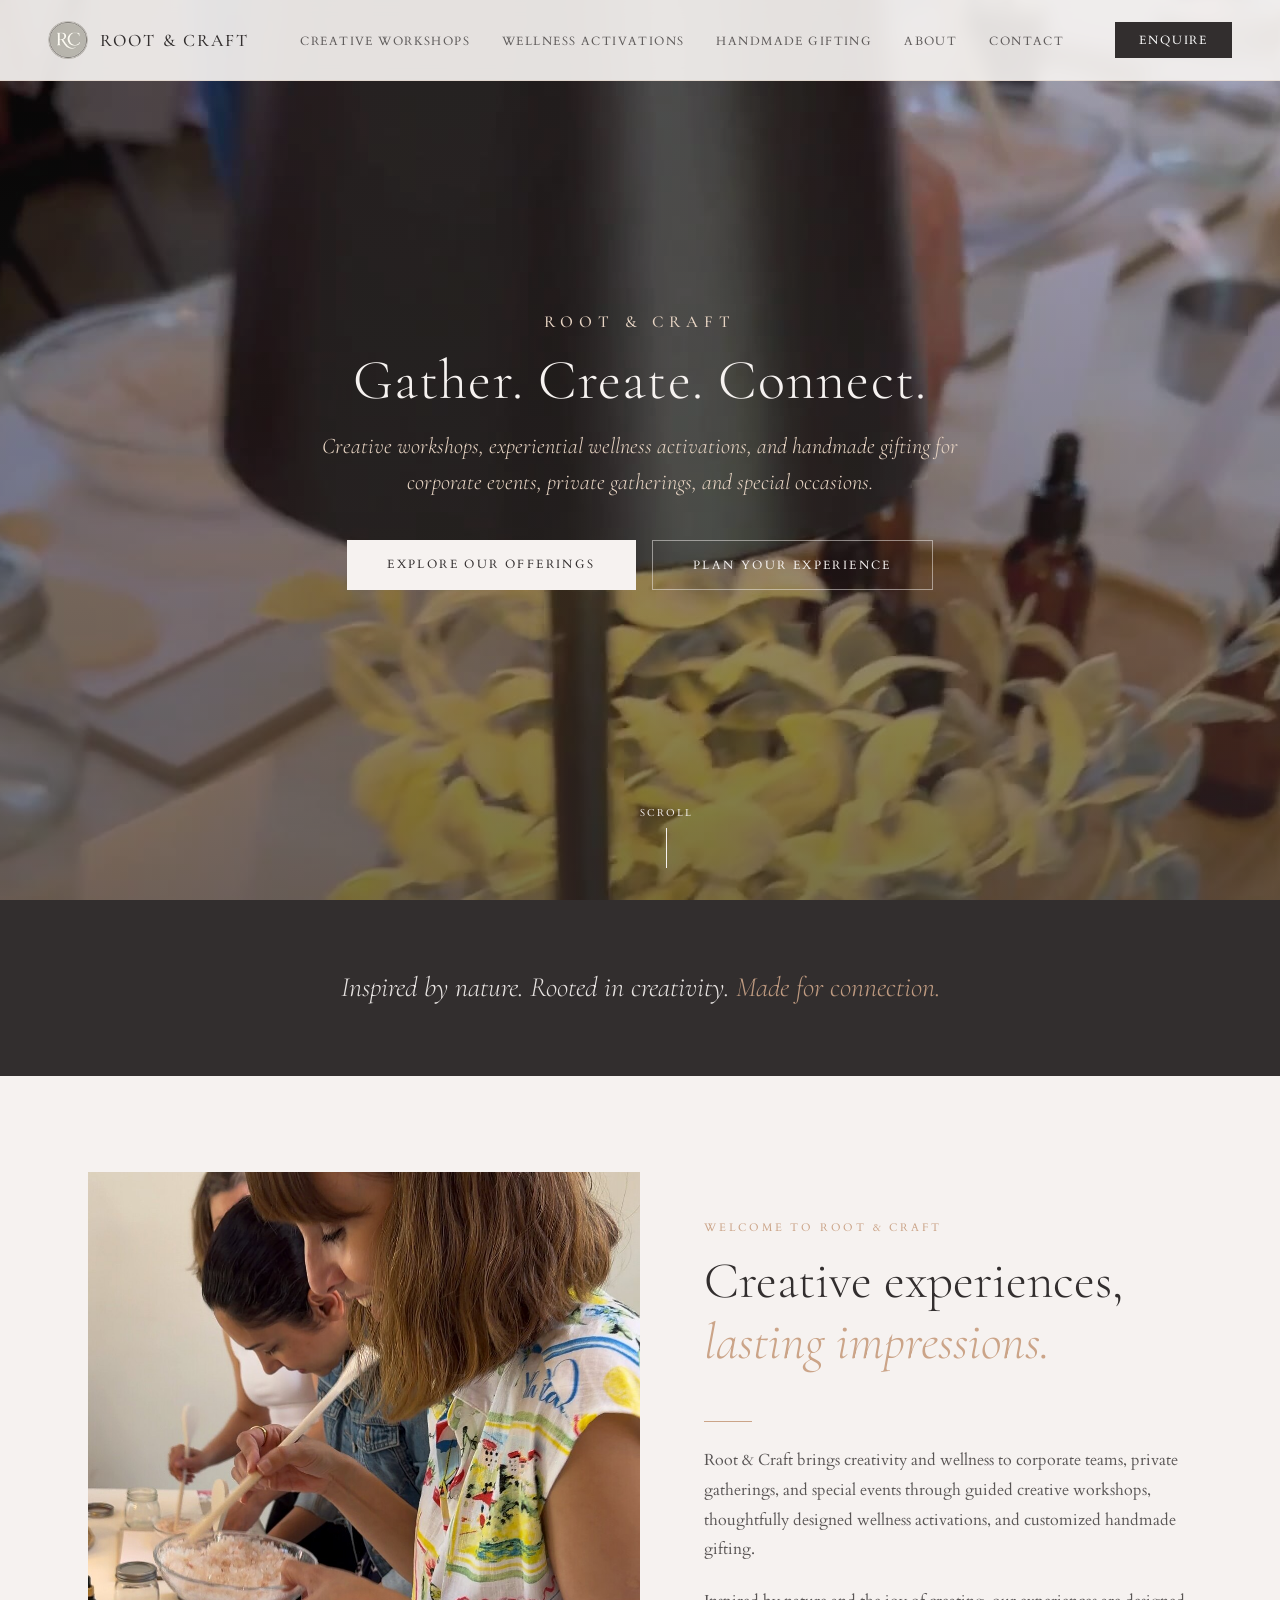
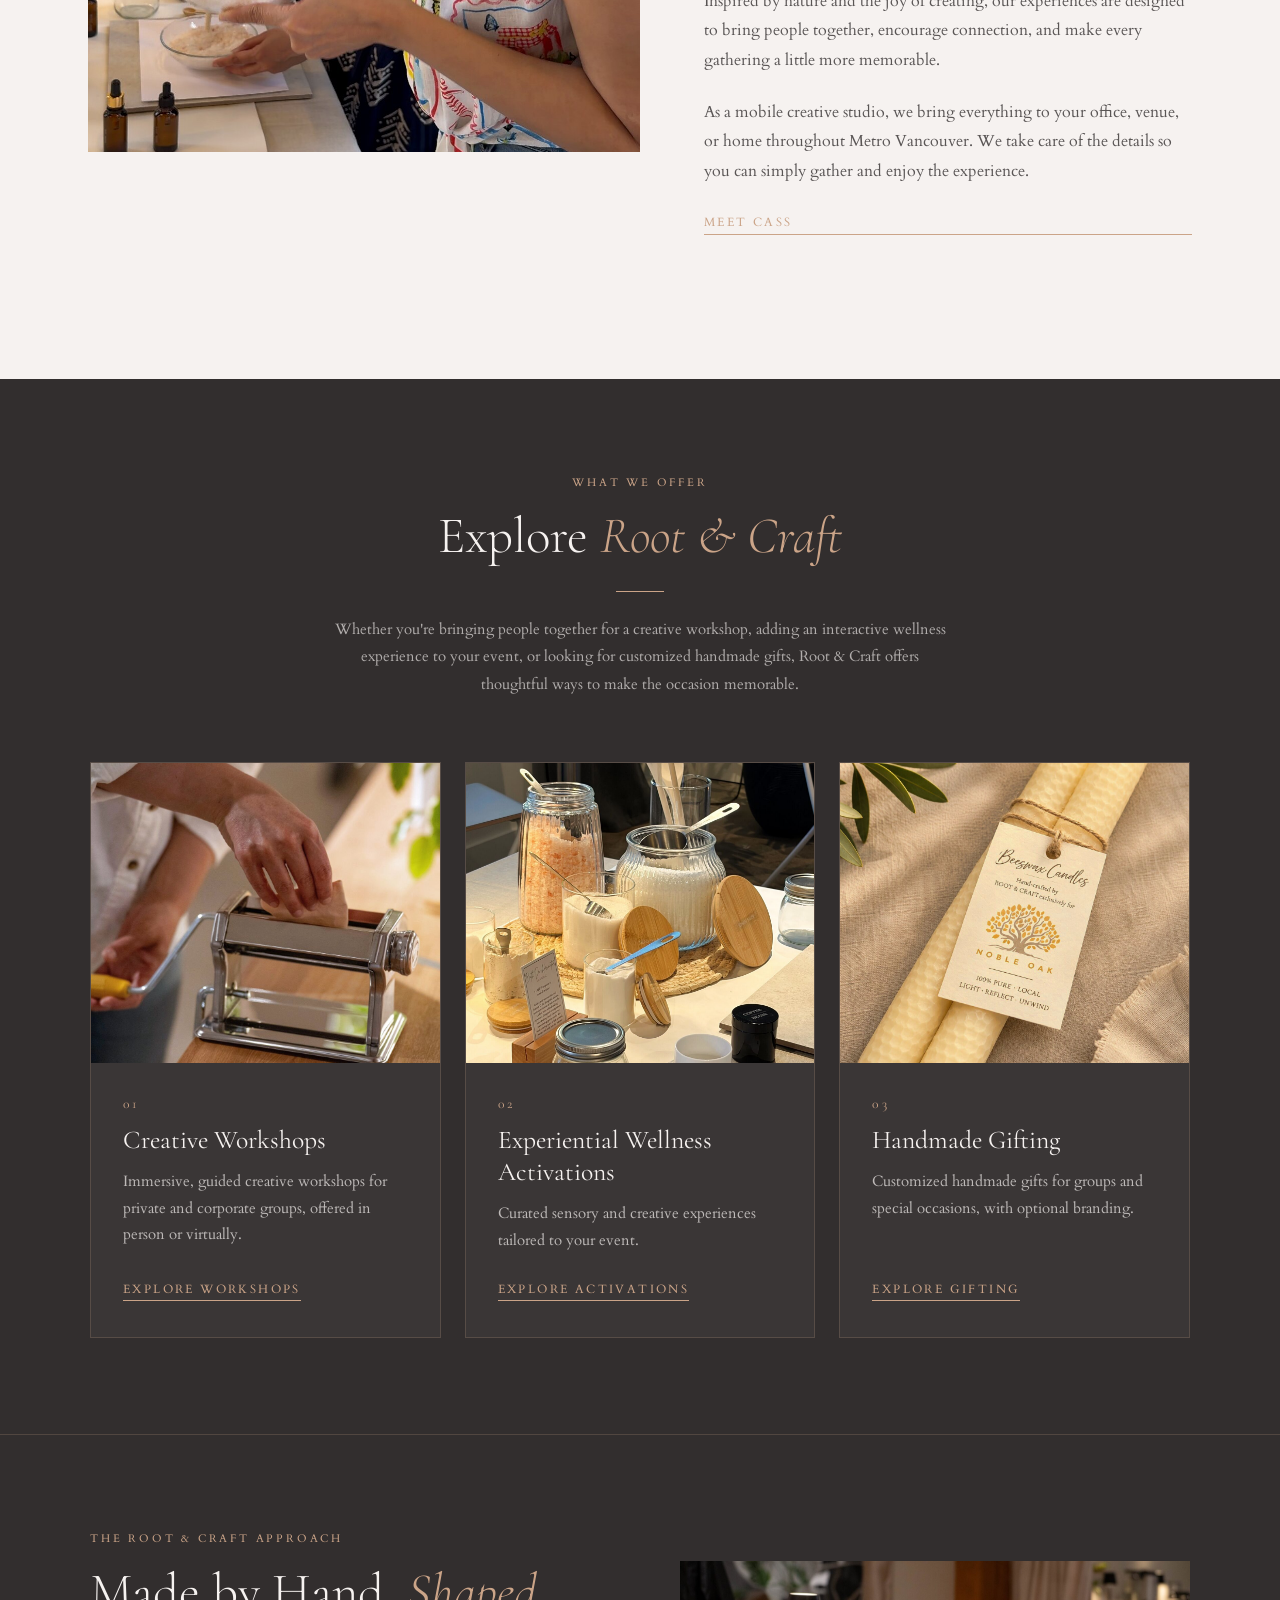
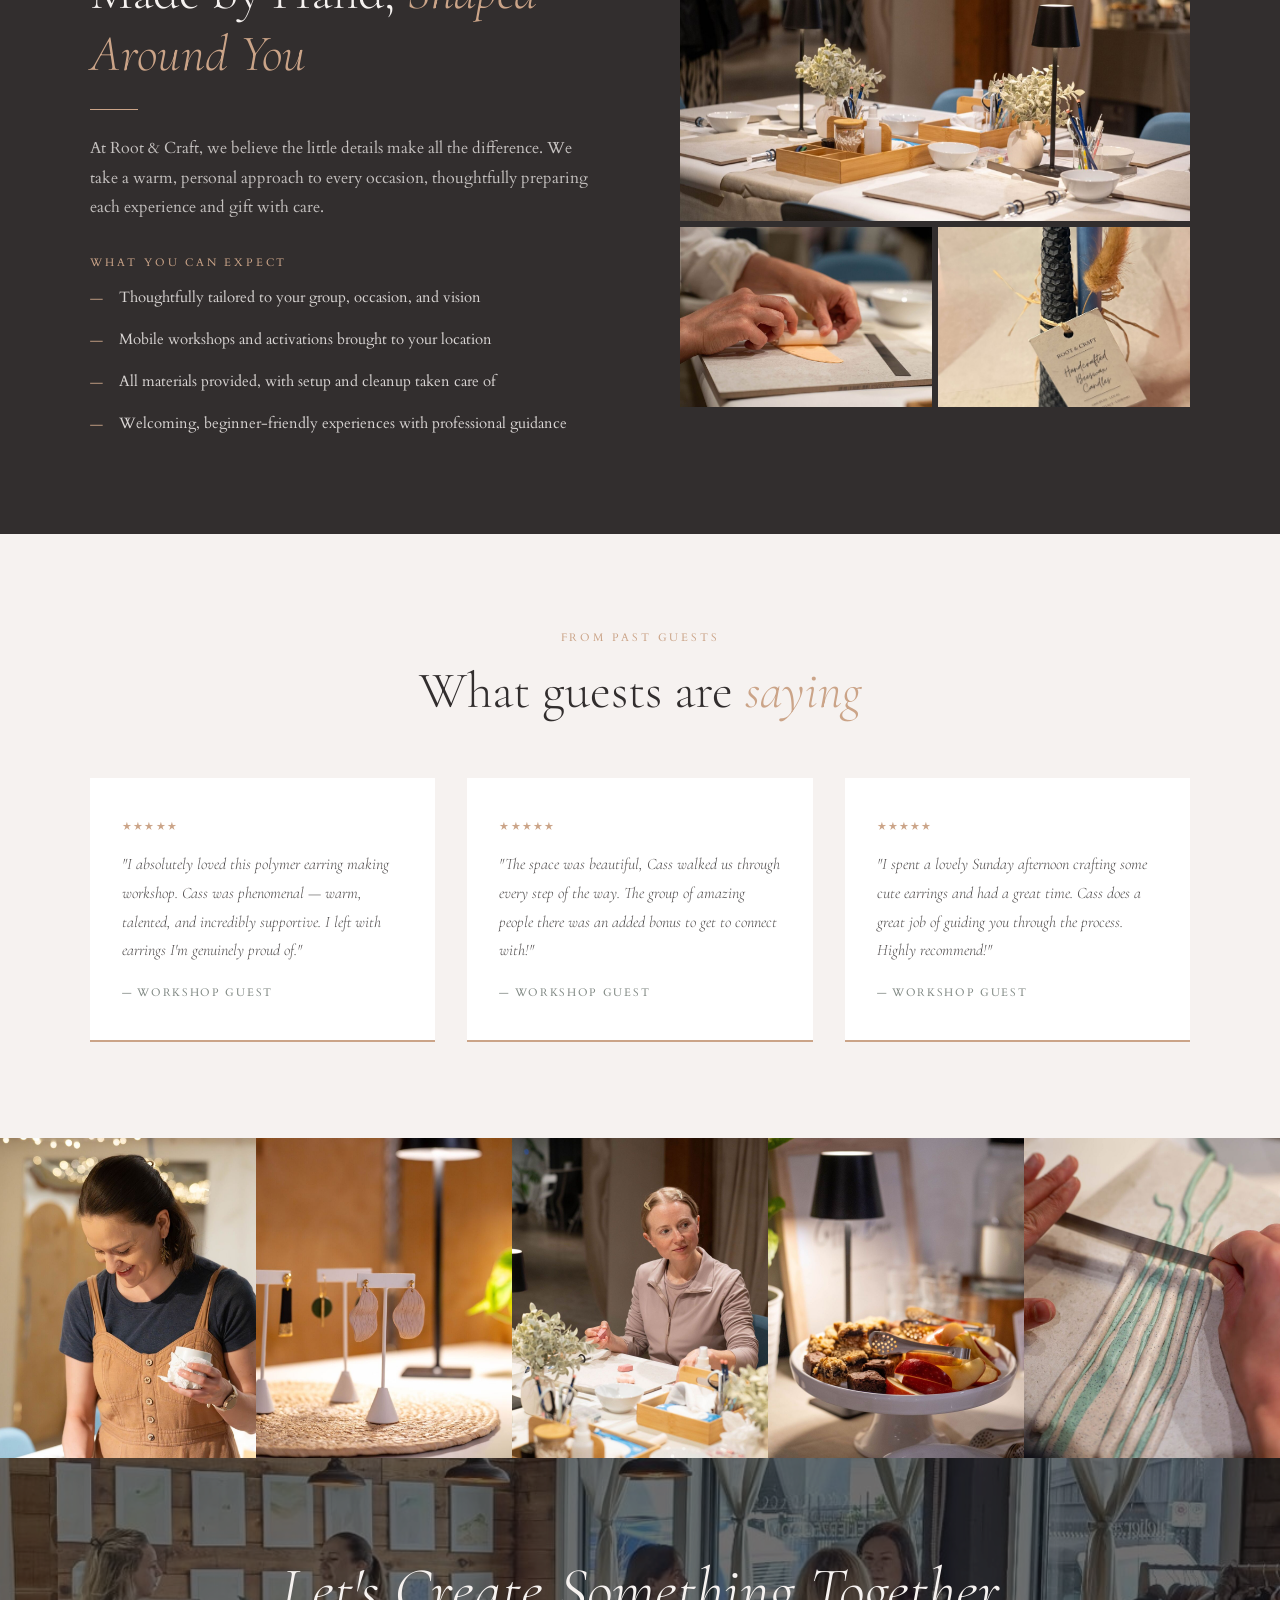
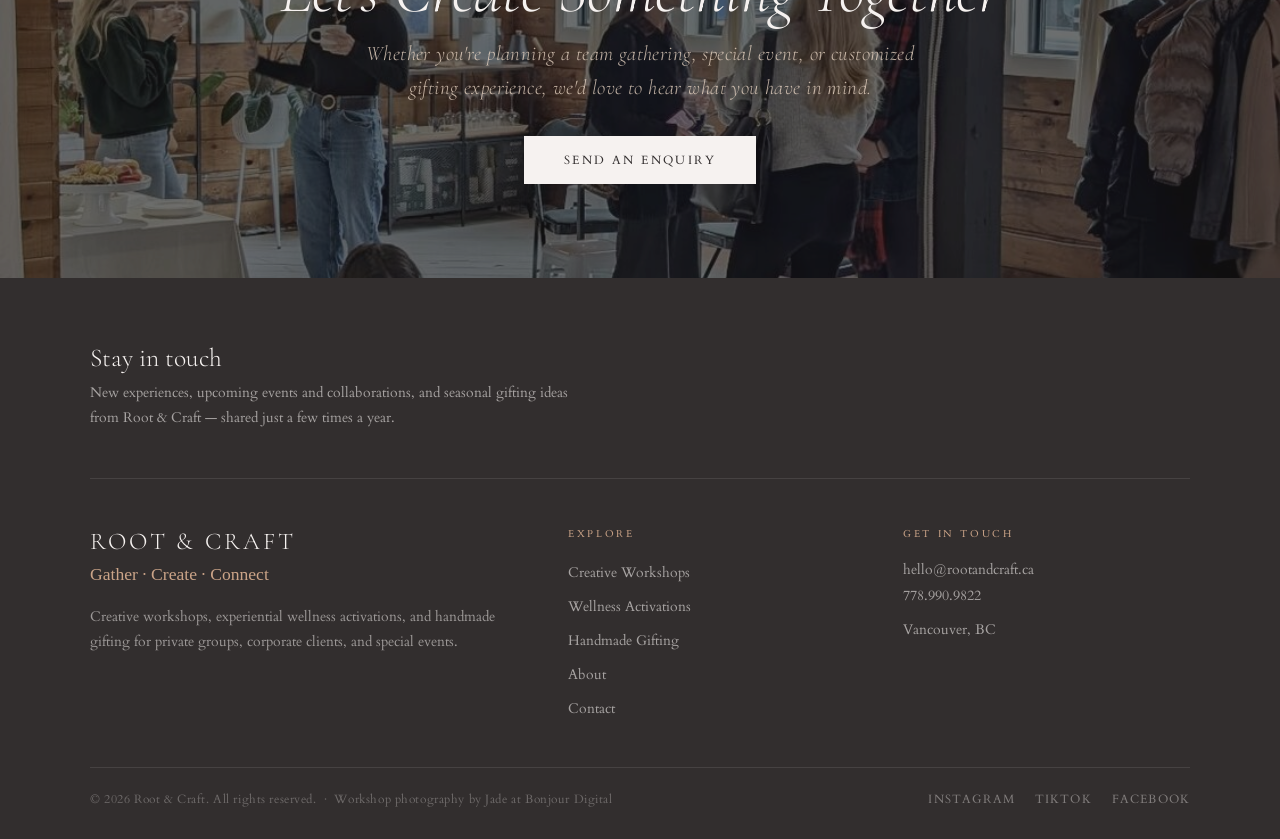
<file: index.html>
<!DOCTYPE html>
<html lang="en">
<head>
  <meta charset="UTF-8" />
  <meta name="viewport" content="width=device-width, initial-scale=1.0" />
  <title>Root & Craft — Creative Workshops, Wellness Activations & Handmade Gifting</title>
  <meta name="description" content="Mobile creative workshops, experiential wellness activations, and customized handmade gifting for corporate teams, private gatherings, and special events. We come to you across Metro Vancouver and the North Shore." />
  <link rel="canonical" href="https://rootandcraft.ca/" />

  <meta property="og:type" content="website" />
  <meta property="og:url" content="https://rootandcraft.ca/" />
  <meta property="og:title" content="Root & Craft — Creative Workshops, Wellness Activations & Handmade Gifting" />
  <meta property="og:description" content="Mobile creative workshops, experiential wellness activations, and customized handmade gifting for corporate teams, private gatherings, and special events. We come to you across Metro Vancouver and the North Shore." />
  <meta property="og:image" content="https://rootandcraft.ca/images/og-share.jpg" />
  <meta property="og:locale" content="en_CA" />
  <meta property="og:site_name" content="Root &amp; Craft" />
  <meta name="twitter:card" content="summary_large_image" />
  <meta name="twitter:title" content="Root & Craft — Creative Workshops, Wellness Activations & Handmade Gifting" />
  <meta name="twitter:description" content="Mobile creative workshops, experiential wellness activations, and customized handmade gifting for corporate teams, private gatherings, and special events. We come to you across Metro Vancouver and the North Shore." />
  <meta name="twitter:image" content="https://rootandcraft.ca/images/og-share.jpg" />

  <!-- LocalBusiness structured data for search & AI answer engines -->
  <script type="application/ld+json">
{
  "@context": "https://schema.org",
  "@type": "LocalBusiness",
  "name": "Root & Craft",
  "description": "Mobile creative workshops, experiential wellness activations, and customized handmade gifting for private groups, corporate clients, and special events, serving Metro Vancouver and the North Shore.",
  "url": "https://rootandcraft.ca/",
  "image": "https://rootandcraft.ca/images/og-share.jpg",
  "email": "hello@rootandcraft.ca",
  "telephone": "+1-778-990-9822",
  "address": {
    "@type": "PostalAddress",
    "addressLocality": "North Vancouver",
    "addressRegion": "BC",
    "addressCountry": "CA"
  },
  "areaServed": [
    {
      "@type": "Place",
      "name": "Metro Vancouver, BC"
    },
    {
      "@type": "Place",
      "name": "North Shore, BC"
    }
  ],
  "knowsAbout": [
    "Mobile workshops",
    "Corporate team building workshops",
    "Virtual team building workshops",
    "Air-dry clay workshops",
    "Polymer clay jewellery workshops",
    "Wellness event activations",
    "Custom corporate gifting",
    "Wedding favours"
  ],
  "sameAs": [
    "https://www.instagram.com/root.andcraft/",
    "https://www.tiktok.com/@rootcraft11",
    "https://www.facebook.com/profile.php?id=61586463384878"
  ]
}
  </script>

  <link rel="icon" type="image/png" sizes="48x48" href="/images/favicon-48.png" />
  <link rel="icon" type="image/png" sizes="192x192" href="/images/favicon-192.png" />
  <link rel="apple-touch-icon" sizes="180x180" href="/apple-touch-icon.png" />
  <link rel="preconnect" href="https://fonts.googleapis.com" />
  <link rel="preconnect" href="https://fonts.gstatic.com" crossorigin />
  <link href="https://fonts.googleapis.com/css2?family=Cardo:ital,wght@0,400;0,700;1,400&family=Cormorant+Garamond:ital,wght@0,300;0,400;0,500;1,300;1,400&family=Moontime&display=swap" rel="stylesheet" />
  <!-- MailerLite Universal -->
  <script>
    (function(w,d,e,u,f,l,n){w[f]=w[f]||function(){(w[f].q=w[f].q||[])
    .push(arguments);},l=d.createElement(e),l.async=1,l.src=u,
    n=d.getElementsByTagName(e)[0],n.parentNode.insertBefore(l,n);})
    (window,document,'script','https://assets.mailerlite.com/js/universal.js','ml');
    ml('account', '2207715');
  </script>
  <!-- End MailerLite Universal -->
  <link rel="stylesheet" href="/styles.css" />
</head>
<body>

  <!-- NAV -->
  <nav>
    <a href="/" class="nav-logo">
      <img src="/images/favicon.png" alt="Root &amp; Craft" />
      <span class="nav-logo-text">Root &amp; Craft</span>
    </a>
    <ul class="nav-links" id="nav-links">
      <li class="nav-home"><a href="/" class="active" aria-current="page">Home</a></li>
      <li><a href="/workshops/">Creative Workshops</a></li>
      <li><a href="/activations/">Wellness Activations</a></li>
      <li><a href="/gifting/">Handmade Gifting</a></li>
      <li><a href="/about/">About</a></li>
      <li><a href="/contact/">Contact</a></li>
    </ul>
    <a href="/contact/#enquire" class="nav-cta">Enquire</a>
    <button class="nav-toggle" aria-label="Menu" aria-expanded="false" aria-controls="nav-links"><span></span><span></span><span></span></button>
  </nav>

  <!-- HERO -->
  <section class="hero">
    <div class="hero-bg"><video class="hero-video" src="/video/hero.mp4" poster="/images/hero-video-poster.jpg" autoplay muted loop playsinline preload="auto" aria-hidden="true"></video></div>
    <div class="hero-overlay"></div>
    <div class="hero-content">
      <p class="hero-eyebrow hero-eyebrow-caps">Root &amp; Craft</p>
      <h1 class="hero-title hero-title-phrase">Gather. Create. Connect.</h1>
      <p class="hero-sub">Creative workshops, experiential wellness activations, and handmade gifting for corporate events, private gatherings, and special occasions.</p>
      <div class="hero-buttons">
        <a href="#services" class="btn-primary">Explore Our Offerings</a>
        <a href="/contact/#enquire" class="btn-outline">Plan Your Experience</a>
      </div>
    </div>
    <div class="hero-scroll"><span>Scroll</span><div class="scroll-line"></div></div>
  </section>

  <!-- INTRO STRIP -->
  <div class="intro">
    <div class="intro-inner">
      <p>Inspired by nature. Rooted in creativity. <span>Made for connection.</span></p>
    </div>
  </div>

  <!-- INTRODUCTION -->
  <div class="about">
    <div class="about-image reveal">
      <img src="/images/home-welcome-blending.jpg" alt="Guests blending mineral salts at a Root &amp; Craft bath soak activation" style="object-position: 55% center;" />
      <div class="about-image-accent"></div>
    </div>
    <div class="about-content reveal">
      <p class="section-label">Welcome to Root &amp; Craft</p>
      <h2 class="section-title">Creative experiences, <em>lasting impressions.</em></h2>
      <div class="divider"></div>
      <p class="section-body">Root &amp; Craft brings creativity and wellness to corporate teams, private gatherings, and special events through guided creative workshops, thoughtfully designed wellness activations, and customized handmade gifting.</p>
      <br />
      <p class="section-body">Inspired by nature and the joy of creating, our experiences are designed to bring people together, encourage connection, and make every gathering a little more memorable.</p>
      <br />
      <p class="section-body">As a mobile creative studio, we bring everything to your office, venue, or home throughout Metro Vancouver. We take care of the details so you can simply gather and enjoy the experience.</p>
      <a href="/about/" class="text-link">Meet Cass</a>
    </div>
  </div>

  <!-- THREE SERVICES -->
  <section id="services" class="offerings">
    <div class="offerings-inner">
      <div class="offerings-header reveal">
        <p class="section-label">What We Offer</p>
        <h2 class="section-title">Explore <em>Root &amp; Craft</em></h2>
        <div class="divider" style="margin: 1.5rem auto; background: var(--clay);"></div>
        <p style="font-size: 0.95rem; line-height: 1.8; color: var(--cream); opacity: 0.65; max-width: 620px; margin: 0 auto;">Whether you're bringing people together for a creative workshop, adding an interactive wellness experience to your event, or looking for customized handmade gifts, Root &amp; Craft offers thoughtful ways to make the occasion memorable.</p>
      </div>
      <div class="services-grid">
        <a href="/workshops/" class="service-card reveal">
          <div class="service-card-img"><img src="/images/ws-hands-press.jpg" alt="Hands feeding polymer clay through a conditioning press" /></div>
          <div class="service-card-body">
            <span class="service-num">01</span>
            <h3>Creative Workshops</h3>
            <p>Immersive, guided creative workshops for private and corporate groups, offered in person or virtually.</p>
            <span class="text-link">Explore Workshops</span>
          </div>
        </a>
        <a href="/activations/" class="service-card reveal">
          <div class="service-card-img"><img src="/images/act-salt-bar.jpg" alt="Mineral salt bar set up for a bath soak blending activation" /></div>
          <div class="service-card-body">
            <span class="service-num">02</span>
            <h3>Experiential Wellness Activations</h3>
            <p>Curated sensory and creative experiences tailored to your event.</p>
            <span class="text-link">Explore Activations</span>
          </div>
        </a>
        <a href="/gifting/" class="service-card reveal">
          <div class="service-card-img"><img src="/images/gift-noble-oak-candle-tag.jpg" alt="Hand-rolled beeswax candles with a co-branded Root &amp; Craft and Noble Oak tag" style="object-position: 55% center;" /></div>
          <div class="service-card-body">
            <span class="service-num">03</span>
            <h3>Handmade Gifting</h3>
            <p>Customized handmade gifts for groups and special occasions, with optional branding.</p>
            <span class="text-link">Explore Gifting</span>
          </div>
        </a>
      </div>
    </div>
  </section>

  <!-- PHILOSOPHY -->
  <section class="experience" style="border-top: 1px solid rgba(203,164,136,0.2);">
    <div class="experience-inner">
      <div class="experience-content reveal">
        <p class="section-label">The Root &amp; Craft Approach</p>
        <h2 class="section-title">Made by Hand, <em>Shaped Around You</em></h2>
        <div class="divider"></div>
        <p class="section-body">At Root &amp; Craft, we believe the little details make all the difference. We take a warm, personal approach to every occasion, thoughtfully preparing each experience and gift with care.</p>
        <p class="section-label" style="margin-top: 2rem; margin-bottom: 0;">What you can expect</p>
        <ul class="experience-list" style="margin-top: 1rem;">
          <li>Thoughtfully tailored to your group, occasion, and vision</li>
          <li>Mobile workshops and activations brought to your location</li>
          <li>All materials provided, with setup and cleanup taken care of</li>
          <li>Welcoming, beginner-friendly experiences with professional guidance</li>
        </ul>
      </div>
      <div class="experience-images reveal">
        <div class="exp-img-1"><img src="/images/home-tables.jpg" alt="Workshop tables set with lamps, greenery and tool caddies" style="object-position: center 55%;" /></div>
        <div class="exp-img-2"><img src="/images/home-hands-roll.jpg" alt="Hands rolling polymer clay with an acrylic roller" /></div>
        <div class="exp-img-3"><img src="/images/home-beeswax-tag.jpg" alt="Hand-rolled beeswax candles tied with raffia and a Root &amp; Craft tag" /></div>
      </div>
    </div>
  </section>

  <!-- TESTIMONIALS -->
  <section class="reviews">
    <div class="reviews-inner">
      <div class="reveal">
        <p class="section-label">From Past Guests</p>
        <h2 class="section-title">What guests are <em>saying</em></h2>
      </div>
      <div class="reviews-grid">
        <div class="review-card reveal">
          <div class="review-stars">★★★★★</div>
          <p class="review-text">"I absolutely loved this polymer earring making workshop. Cass was phenomenal — warm, talented, and incredibly supportive. I left with earrings I'm genuinely proud of."</p>
          <p class="review-author">— Workshop Guest</p>
        </div>
        <div class="review-card reveal">
          <div class="review-stars">★★★★★</div>
          <p class="review-text">"The space was beautiful, Cass walked us through every step of the way. The group of amazing people there was an added bonus to get to connect with!"</p>
          <p class="review-author">— Workshop Guest</p>
        </div>
        <div class="review-card reveal">
          <div class="review-stars">★★★★★</div>
          <p class="review-text">"I spent a lovely Sunday afternoon crafting some cute earrings and had a great time. Cass does a great job of guiding you through the process. Highly recommend!"</p>
          <p class="review-author">— Workshop Guest</p>
        </div>
      </div>
    </div>
  </section>

  <!-- GALLERY STRIP -->
  <div class="gallery">
    <div class="gallery-item"><img src="/images/ws-guest-smile.jpg" alt="A guest smiling during a workshop" style="object-position: 60% center;" /></div>
    <div class="gallery-item"><img src="/images/ws-earrings-trio.jpg" alt="Finished polymer clay earrings on display" /></div>
    <div class="gallery-item"><img src="/images/ws-guest-clay.jpg" alt="A guest working with pink polymer clay" /></div>
    <div class="gallery-item"><img src="/images/ws-refreshments.jpg" alt="Refreshments set out for guests" /></div>
    <div class="gallery-item"><img src="/images/ws-hands-stripes.jpg" alt="Hands trimming striped polymer clay" /></div>
  </div>

  <!-- CTA BANNER -->
  <div class="cta-banner">
    <div class="cta-banner-bg"><img src="/images/gallery4.jpg" alt="" /></div>
    <div class="cta-banner-overlay"></div>
    <div class="cta-banner-content reveal">
      <h2>Let's Create Something Together</h2>
      <p class="cta-plain">Whether you're planning a team gathering, special event, or customized gifting experience, we'd love to hear what you have in mind.</p>
      <a href="/contact/#enquire" class="btn-primary">Send an Enquiry</a>
    </div>
  </div>

  <!-- FOOTER -->
  <footer id="contact">
    <div class="footer-signup">
      <div>
        <h3>Stay in touch</h3>
        <p>New experiences, upcoming events and collaborations, and seasonal gifting ideas from Root &amp; Craft — shared just a few times a year.</p>
      </div>
      <div class="ml-embedded" data-form="6RKORC"></div>
    </div>
    <div class="footer-inner">
      <div>
        <p class="footer-brand-name">Root &amp; Craft</p>
        <p class="footer-tagline">Gather · Create · Connect</p>
        <p class="footer-desc">Creative workshops, experiential wellness activations, and handmade gifting for private groups, corporate clients, and special events.</p>
      </div>
      <div>
        <p class="footer-heading">Explore</p>
        <ul class="footer-links">
          <li><a href="/workshops/">Creative Workshops</a></li>
          <li><a href="/activations/">Wellness Activations</a></li>
          <li><a href="/gifting/">Handmade Gifting</a></li>
          <li><a href="/about/">About</a></li>
          <li><a href="/contact/">Contact</a></li>
        </ul>
      </div>
      <div>
        <p class="footer-heading">Get in Touch</p>
        <p class="footer-contact-item"><a href="mailto:hello@rootandcraft.ca">hello@rootandcraft.ca</a></p>
        <p class="footer-contact-item"><a href="tel:7789909822">778.990.9822</a></p>
        <p class="footer-contact-item" style="margin-top: 1rem;">Vancouver, BC</p>
      </div>
    </div>
    <div class="footer-bottom">
      <p class="footer-copy">© 2026 Root &amp; Craft. All rights reserved. &nbsp;·&nbsp; Workshop photography by Jade at Bonjour Digital</p>
      <div class="footer-social">
        <a href="https://www.instagram.com/root.andcraft/" target="_blank" rel="noopener">Instagram</a>
        <a href="https://www.tiktok.com/@rootcraft11" target="_blank" rel="noopener">TikTok</a>
        <a href="https://www.facebook.com/profile.php?id=61586463384878" target="_blank" rel="noopener">Facebook</a>
      </div>
    </div>
  </footer>

  <script src="/main.js"></script>
</body>
</html>
</file>
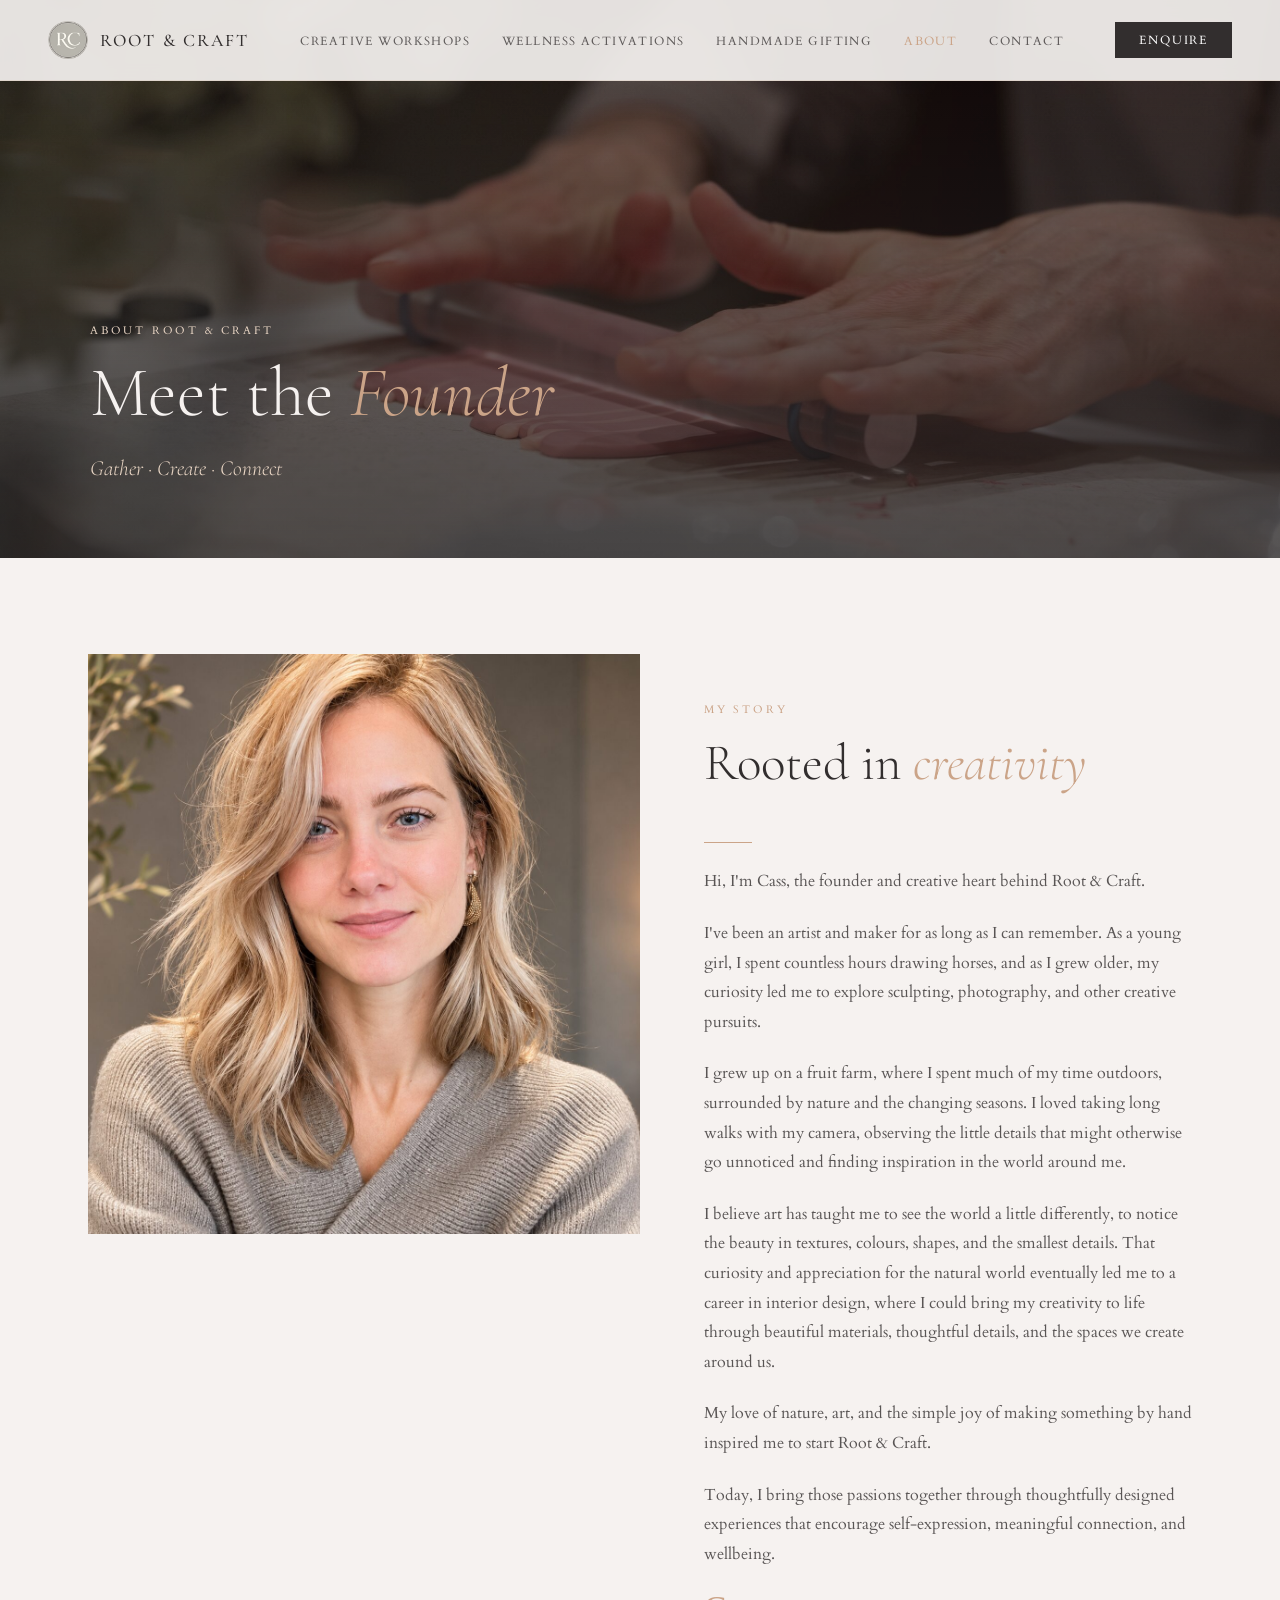
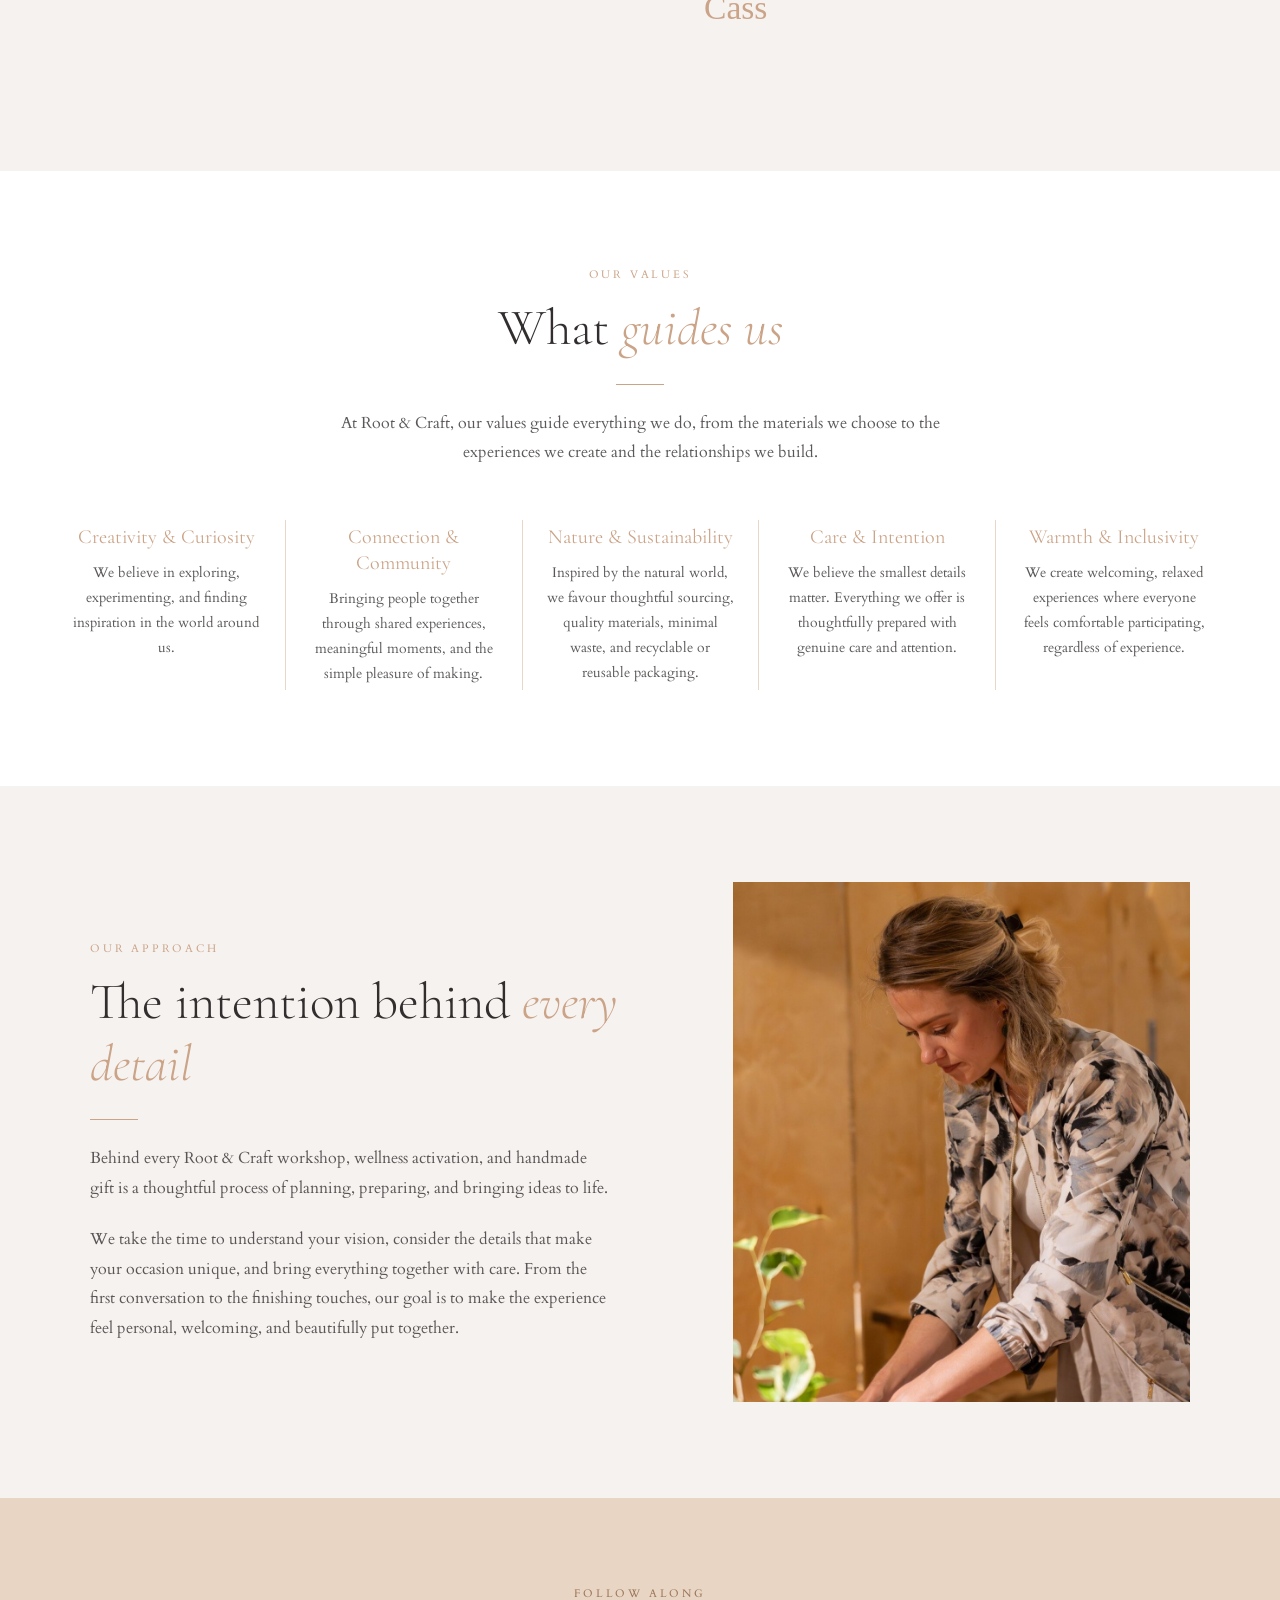
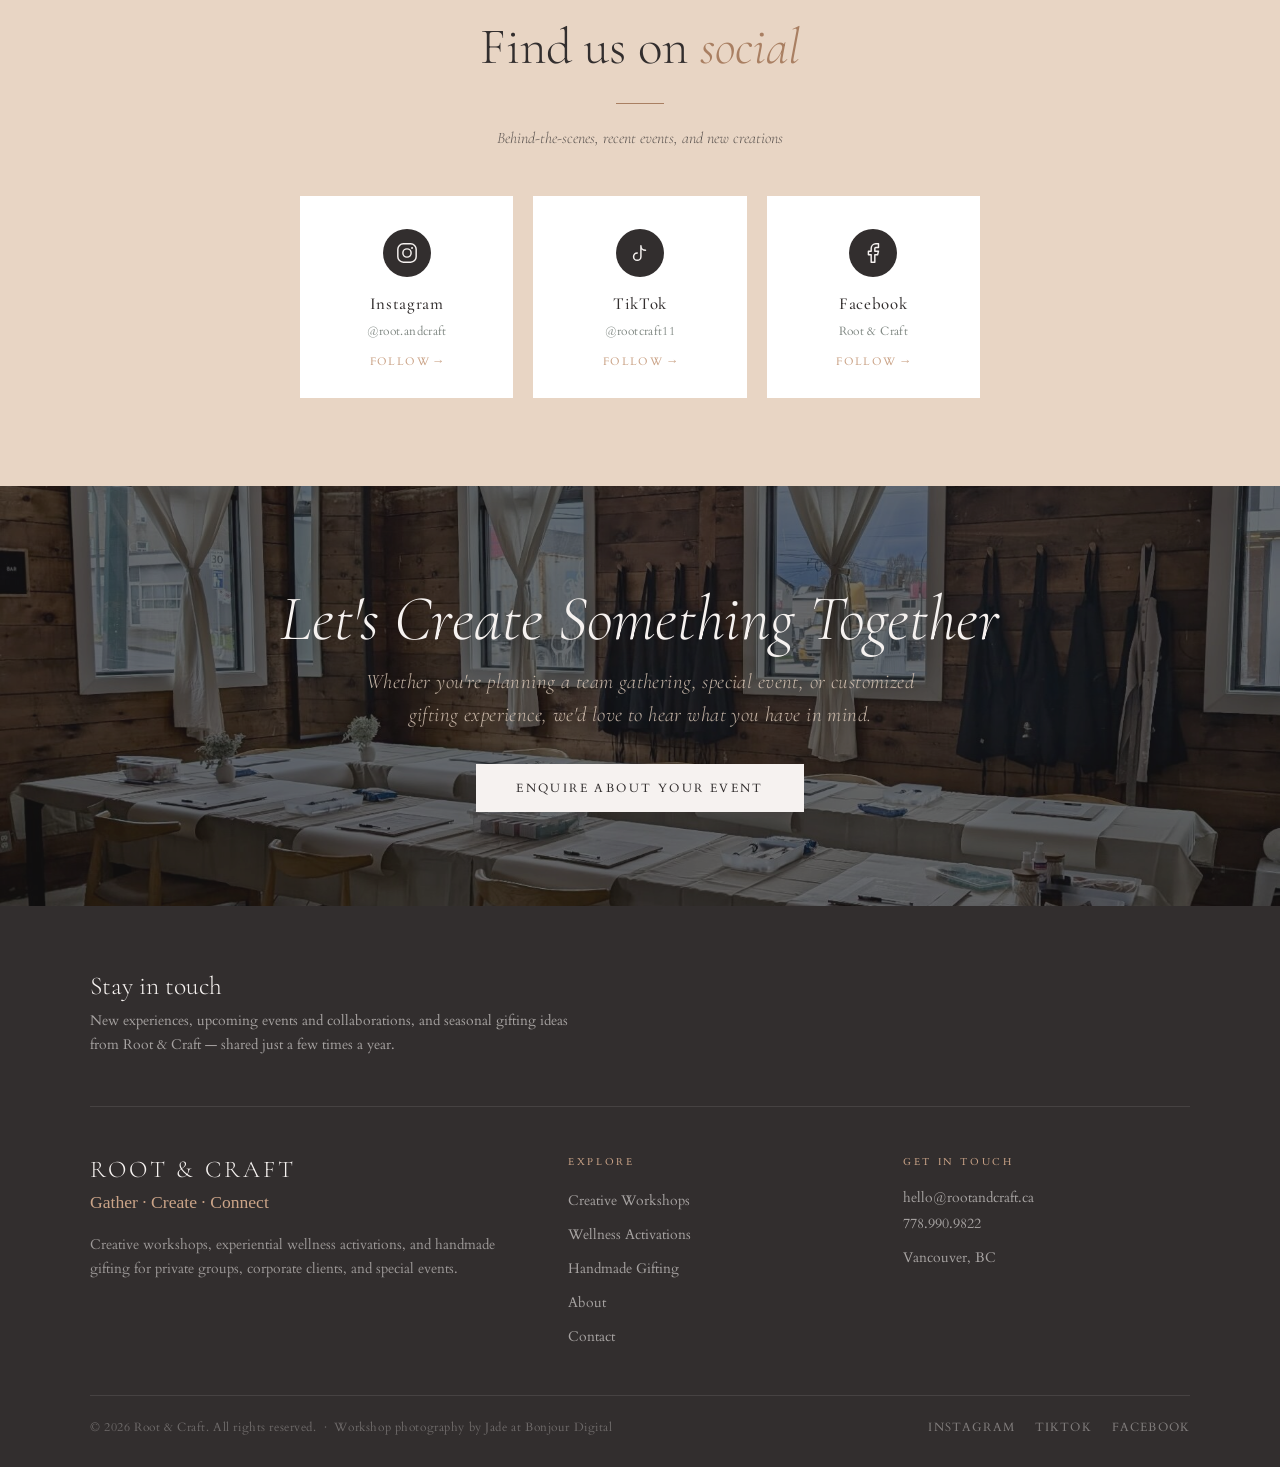
<file: about/index.html>
<!DOCTYPE html>
<html lang="en">
<head>
  <meta charset="UTF-8" />
  <meta name="viewport" content="width=device-width, initial-scale=1.0" />
  <title>About Root & Craft — Meet Cass</title>
  <meta name="description" content="Meet Casandra Werner, founder of Root & Craft: hands-on creative experiences and handmade gifting for groups, teams, and events in North Vancouver, BC." />
  <link rel="canonical" href="https://rootandcraft.ca/about/" />

  <meta property="og:type" content="website" />
  <meta property="og:url" content="https://rootandcraft.ca/about/" />
  <meta property="og:title" content="About Root & Craft — Meet Cass" />
  <meta property="og:description" content="Meet Casandra Werner, founder of Root & Craft: hands-on creative experiences and handmade gifting for groups, teams, and events in North Vancouver, BC." />
  <meta property="og:image" content="https://rootandcraft.ca/images/cass-portrait.jpg" />
  <meta property="og:locale" content="en_CA" />
  <meta property="og:site_name" content="Root &amp; Craft" />
  <meta name="twitter:card" content="summary_large_image" />
  <meta name="twitter:title" content="About Root & Craft — Meet Cass" />
  <meta name="twitter:description" content="Meet Casandra Werner, founder of Root & Craft: hands-on creative experiences and handmade gifting for groups, teams, and events in North Vancouver, BC." />
  <meta name="twitter:image" content="https://rootandcraft.ca/images/cass-portrait.jpg" />

  <link rel="icon" type="image/png" sizes="48x48" href="/images/favicon-48.png" />
  <link rel="icon" type="image/png" sizes="192x192" href="/images/favicon-192.png" />
  <link rel="apple-touch-icon" sizes="180x180" href="/apple-touch-icon.png" />
  <link rel="preconnect" href="https://fonts.googleapis.com" />
  <link rel="preconnect" href="https://fonts.gstatic.com" crossorigin />
  <link href="https://fonts.googleapis.com/css2?family=Cardo:ital,wght@0,400;0,700;1,400&family=Cormorant+Garamond:ital,wght@0,300;0,400;0,500;1,300;1,400&family=Moontime&display=swap" rel="stylesheet" />
  <!-- MailerLite Universal -->
  <script>
    (function(w,d,e,u,f,l,n){w[f]=w[f]||function(){(w[f].q=w[f].q||[])
    .push(arguments);},l=d.createElement(e),l.async=1,l.src=u,
    n=d.getElementsByTagName(e)[0],n.parentNode.insertBefore(l,n);})
    (window,document,'script','https://assets.mailerlite.com/js/universal.js','ml');
    ml('account', '2207715');
  </script>
  <!-- End MailerLite Universal -->
  <link rel="stylesheet" href="/styles.css" />
</head>
<body>

  <!-- NAV -->
  <nav>
    <a href="/" class="nav-logo">
      <img src="/images/favicon.png" alt="Root &amp; Craft" />
      <span class="nav-logo-text">Root &amp; Craft</span>
    </a>
    <ul class="nav-links" id="nav-links">
      <li class="nav-home"><a href="/">Home</a></li>
      <li><a href="/workshops/">Creative Workshops</a></li>
      <li><a href="/activations/">Wellness Activations</a></li>
      <li><a href="/gifting/">Handmade Gifting</a></li>
      <li><a href="/about/" class="active" aria-current="page">About</a></li>
      <li><a href="/contact/">Contact</a></li>
    </ul>
    <a href="/contact/#enquire" class="nav-cta">Enquire</a>
    <button class="nav-toggle" aria-label="Menu" aria-expanded="false" aria-controls="nav-links"><span></span><span></span><span></span></button>
  </nav>

  <!-- PAGE HEADER -->
  <section class="page-hero">
    <div class="hero-bg"><img src="/images/about-hero-hands.jpg" alt="" style="object-position: center 55%;" /></div>
    <div class="hero-overlay"></div>
    <div class="page-hero-content">
      <p class="section-label">About Root &amp; Craft</p>
      <h1>Meet the <em>Founder</em></h1>
      <p class="lede">Gather · Create · Connect</p>
    </div>
  </section>

  <!-- ABOUT -->
  <div class="about about-long">
    <div class="about-image reveal">
      <img src="/images/cass-portrait.jpg" alt="Cass Werner, founder of Root &amp; Craft" style="object-position: center 30%;" />
      <div class="about-image-accent"></div>
    </div>
    <div class="about-content reveal">
      <p class="section-label">My Story</p>
      <h2 class="section-title">Rooted in <em>creativity</em></h2>
      <div class="divider"></div>
      <p class="section-body">Hi, I'm Cass, the founder and creative heart behind Root &amp; Craft.</p>
      <br />
      <p class="section-body">I've been an artist and maker for as long as I can remember. As a young girl, I spent countless hours drawing horses, and as I grew older, my curiosity led me to explore sculpting, photography, and other creative pursuits.</p>
      <br />
      <p class="section-body">I grew up on a fruit farm, where I spent much of my time outdoors, surrounded by nature and the changing seasons. I loved taking long walks with my camera, observing the little details that might otherwise go unnoticed and finding inspiration in the world around me.</p>
      <br />
      <p class="section-body">I believe art has taught me to see the world a little differently, to notice the beauty in textures, colours, shapes, and the smallest details. That curiosity and appreciation for the natural world eventually led me to a career in interior design, where I could bring my creativity to life through beautiful materials, thoughtful details, and the spaces we create around us.</p>
      <br />
      <p class="section-body">My love of nature, art, and the simple joy of making something by hand inspired me to start Root &amp; Craft.</p>
      <br />
      <p class="section-body">Today, I bring those passions together through thoughtfully designed experiences that encourage self-expression, meaningful connection, and wellbeing.</p>
      <p class="about-signature">Cass</p>
    </div>
  </div>

  <!-- OUR VALUES -->
  <section class="bg-white">
    <div class="wrap center reveal">
      <p class="section-label">Our Values</p>
      <h2 class="section-title">What <em>guides us</em></h2>
      <div class="divider"></div>
      <p class="section-body" style="max-width: 640px;">At Root &amp; Craft, our values guide everything we do, from the materials we choose to the experiences we create and the relationships we build.</p>
    </div>
    <div class="values-row wrap">
        <div class="value reveal"><h3>Creativity &amp; Curiosity</h3><p>We believe in exploring, experimenting, and finding inspiration in the world around us.</p></div>
        <div class="value reveal"><h3>Connection &amp; Community</h3><p>Bringing people together through shared experiences, meaningful moments, and the simple pleasure of making.</p></div>
        <div class="value reveal"><h3>Nature &amp; Sustainability</h3><p>Inspired by the natural world, we favour thoughtful sourcing, quality materials, minimal waste, and recyclable or reusable packaging.</p></div>
        <div class="value reveal"><h3>Care &amp; Intention</h3><p>We believe the smallest details matter. Everything we offer is thoughtfully prepared with genuine care and attention.</p></div>
        <div class="value reveal"><h3>Warmth &amp; Inclusivity</h3><p>We create welcoming, relaxed experiences where everyone feels comfortable participating, regardless of experience.</p></div>
    </div>
  </section>

  <!-- OUR APPROACH -->
  <section class="bg-cream">
    <div class="split reverse approach">
      <div class="split-media reveal"><img src="/images/cass-setup-pro.jpg" alt="Cass setting out materials before a workshop" /></div>
      <div class="reveal">
        <p class="section-label">Our Approach</p>
        <h2 class="section-title">The intention behind <em>every detail</em></h2>
        <div class="divider"></div>
        <p class="section-body">Behind every Root &amp; Craft workshop, wellness activation, and handmade gift is a thoughtful process of planning, preparing, and bringing ideas to life.</p>
        <br />
        <p class="section-body">We take the time to understand your vision, consider the details that make your occasion unique, and bring everything together with care. From the first conversation to the finishing touches, our goal is to make the experience feel personal, welcoming, and beautifully put together.</p>
      </div>
    </div>
  </section>

  <!-- SOCIAL CARDS -->
  <section class="social-section social-block">
    <div class="social-section-inner reveal">
      <p class="section-label">Follow Along</p>
      <h2 class="section-title">Find us on <em>social</em></h2>
      <div class="divider" style="margin: 1.5rem auto;"></div>
      <p class="social-sub">Behind-the-scenes, recent events, and new creations</p>
      <div class="social-cards">
        <a href="https://www.instagram.com/root.andcraft/" target="_blank" rel="noopener" class="social-card">
          <div class="social-icon-wrap"><svg width="22" height="22" viewBox="0 0 24 24" fill="none"><rect x="2" y="2" width="20" height="20" rx="6" stroke="currentColor" stroke-width="1.6"/><circle cx="12" cy="12" r="4.5" stroke="currentColor" stroke-width="1.6"/><circle cx="17.5" cy="6.5" r="1.1" fill="currentColor"/></svg></div>
          <span class="social-card-label">Instagram</span><span class="social-card-handle">@root.andcraft</span><span class="social-card-cta">Follow →</span>
        </a>
        <a href="https://www.tiktok.com/@rootcraft11" target="_blank" rel="noopener" class="social-card">
          <div class="social-icon-wrap"><svg width="22" height="22" viewBox="0 0 24 24" fill="none"><path d="M9 12a4 4 0 1 0 4 4V4a5 5 0 0 0 5 5" stroke="currentColor" stroke-width="1.6" stroke-linecap="round" stroke-linejoin="round"/></svg></div>
          <span class="social-card-label">TikTok</span><span class="social-card-handle">@rootcraft11</span><span class="social-card-cta">Follow →</span>
        </a>
        <a href="https://www.facebook.com/profile.php?id=61586463384878" target="_blank" rel="noopener" class="social-card">
          <div class="social-icon-wrap"><svg width="22" height="22" viewBox="0 0 24 24" fill="none"><path d="M18 2h-3a5 5 0 0 0-5 5v3H7v4h3v8h4v-8h3l1-4h-4V7a1 1 0 0 1 1-1h3z" stroke="currentColor" stroke-width="1.6" stroke-linecap="round" stroke-linejoin="round"/></svg></div>
          <span class="social-card-label">Facebook</span><span class="social-card-handle">Root &amp; Craft</span><span class="social-card-cta">Follow →</span>
        </a>
      </div>
    </div>
  </section>

  <!-- CTA BANNER -->
  <div class="cta-banner">
    <div class="cta-banner-bg"><img src="/images/hero.jpg" alt="" /></div>
    <div class="cta-banner-overlay"></div>
    <div class="cta-banner-content reveal">
      <h2>Let's Create Something Together</h2>
      <p class="cta-plain">Whether you're planning a team gathering, special event, or customized gifting experience, we'd love to hear what you have in mind.</p>
      <a href="/contact/#enquire" class="btn-primary">Enquire About Your Event</a>
    </div>
  </div>

  <!-- FOOTER -->
  <footer id="contact">
    <div class="footer-signup">
      <div>
        <h3>Stay in touch</h3>
        <p>New experiences, upcoming events and collaborations, and seasonal gifting ideas from Root &amp; Craft — shared just a few times a year.</p>
      </div>
      <div class="ml-embedded" data-form="6RKORC"></div>
    </div>
    <div class="footer-inner">
      <div>
        <p class="footer-brand-name">Root &amp; Craft</p>
        <p class="footer-tagline">Gather · Create · Connect</p>
        <p class="footer-desc">Creative workshops, experiential wellness activations, and handmade gifting for private groups, corporate clients, and special events.</p>
      </div>
      <div>
        <p class="footer-heading">Explore</p>
        <ul class="footer-links">
          <li><a href="/workshops/">Creative Workshops</a></li>
          <li><a href="/activations/">Wellness Activations</a></li>
          <li><a href="/gifting/">Handmade Gifting</a></li>
          <li><a href="/about/">About</a></li>
          <li><a href="/contact/">Contact</a></li>
        </ul>
      </div>
      <div>
        <p class="footer-heading">Get in Touch</p>
        <p class="footer-contact-item"><a href="mailto:hello@rootandcraft.ca">hello@rootandcraft.ca</a></p>
        <p class="footer-contact-item"><a href="tel:7789909822">778.990.9822</a></p>
        <p class="footer-contact-item" style="margin-top: 1rem;">Vancouver, BC</p>
      </div>
    </div>
    <div class="footer-bottom">
      <p class="footer-copy">© 2026 Root &amp; Craft. All rights reserved. &nbsp;·&nbsp; Workshop photography by Jade at Bonjour Digital</p>
      <div class="footer-social">
        <a href="https://www.instagram.com/root.andcraft/" target="_blank" rel="noopener">Instagram</a>
        <a href="https://www.tiktok.com/@rootcraft11" target="_blank" rel="noopener">TikTok</a>
        <a href="https://www.facebook.com/profile.php?id=61586463384878" target="_blank" rel="noopener">Facebook</a>
      </div>
    </div>
  </footer>

  <script src="/main.js"></script>
</body>
</html>
</file>
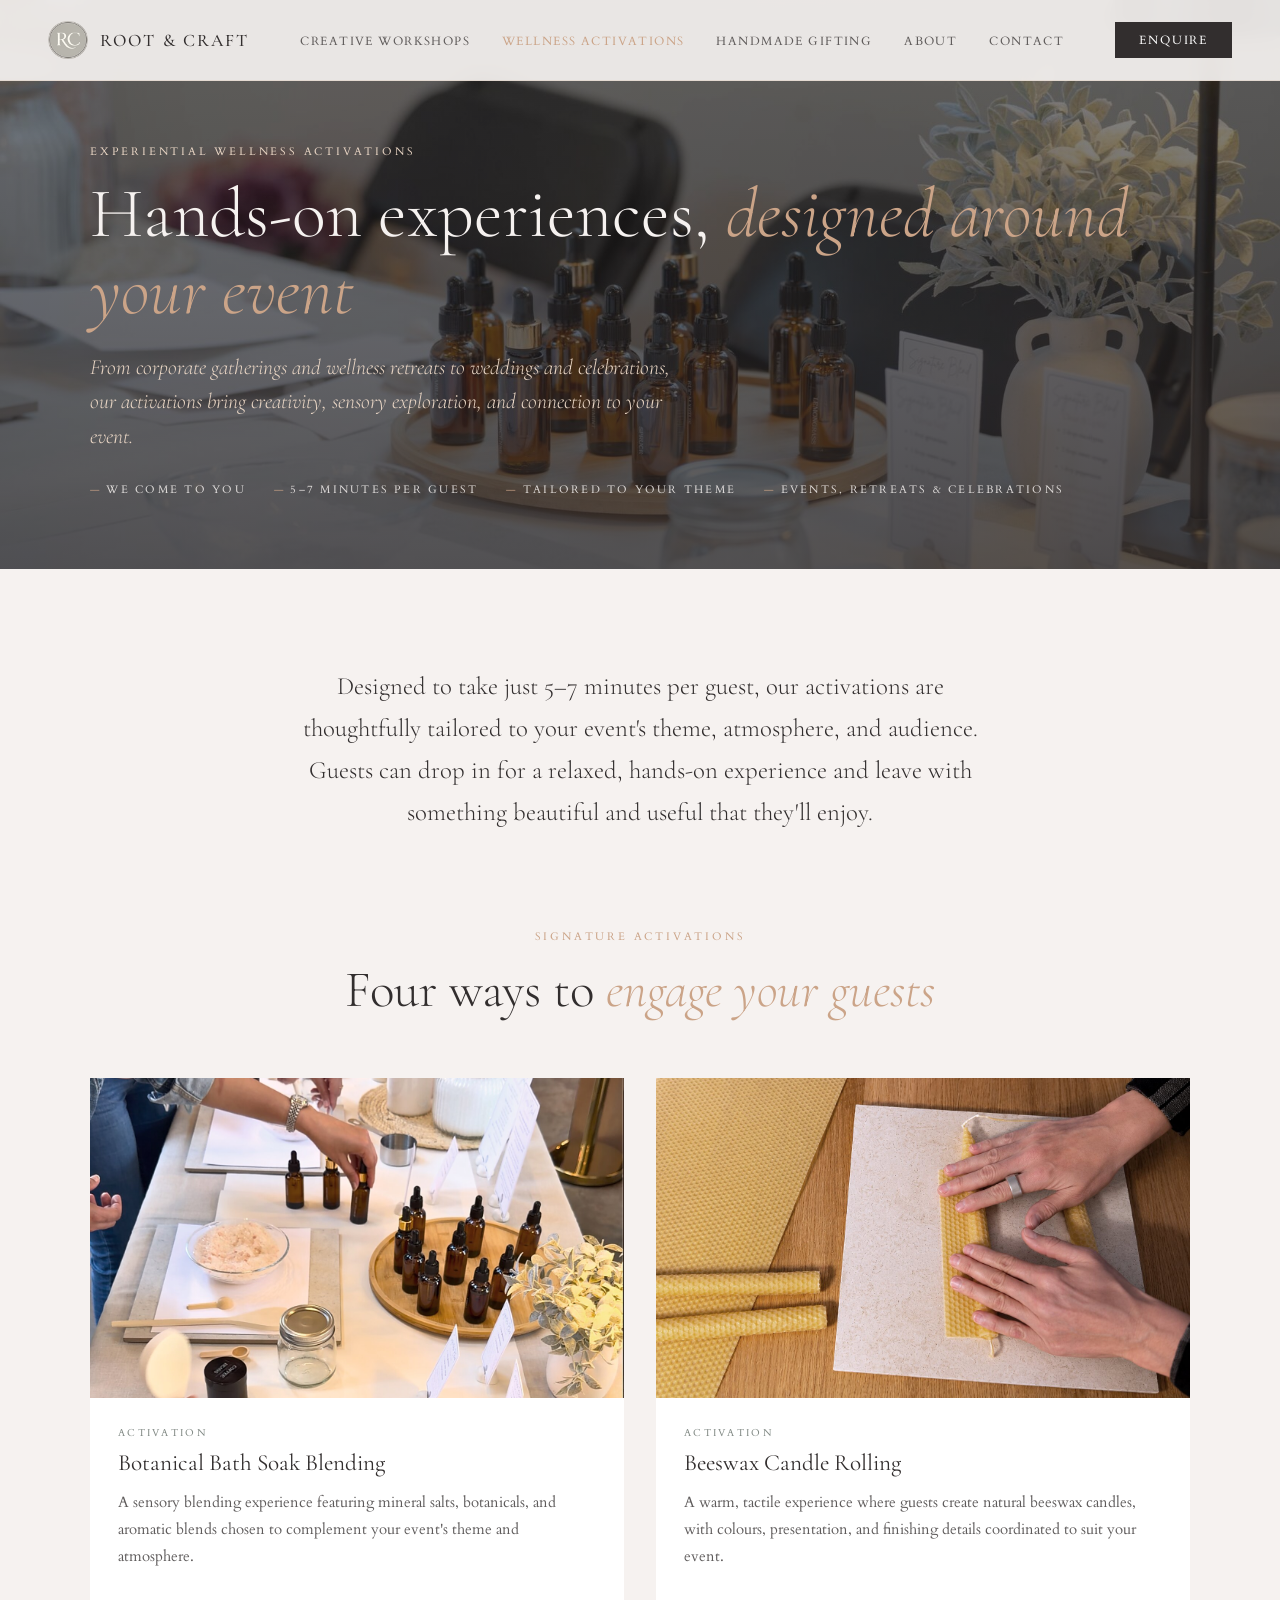
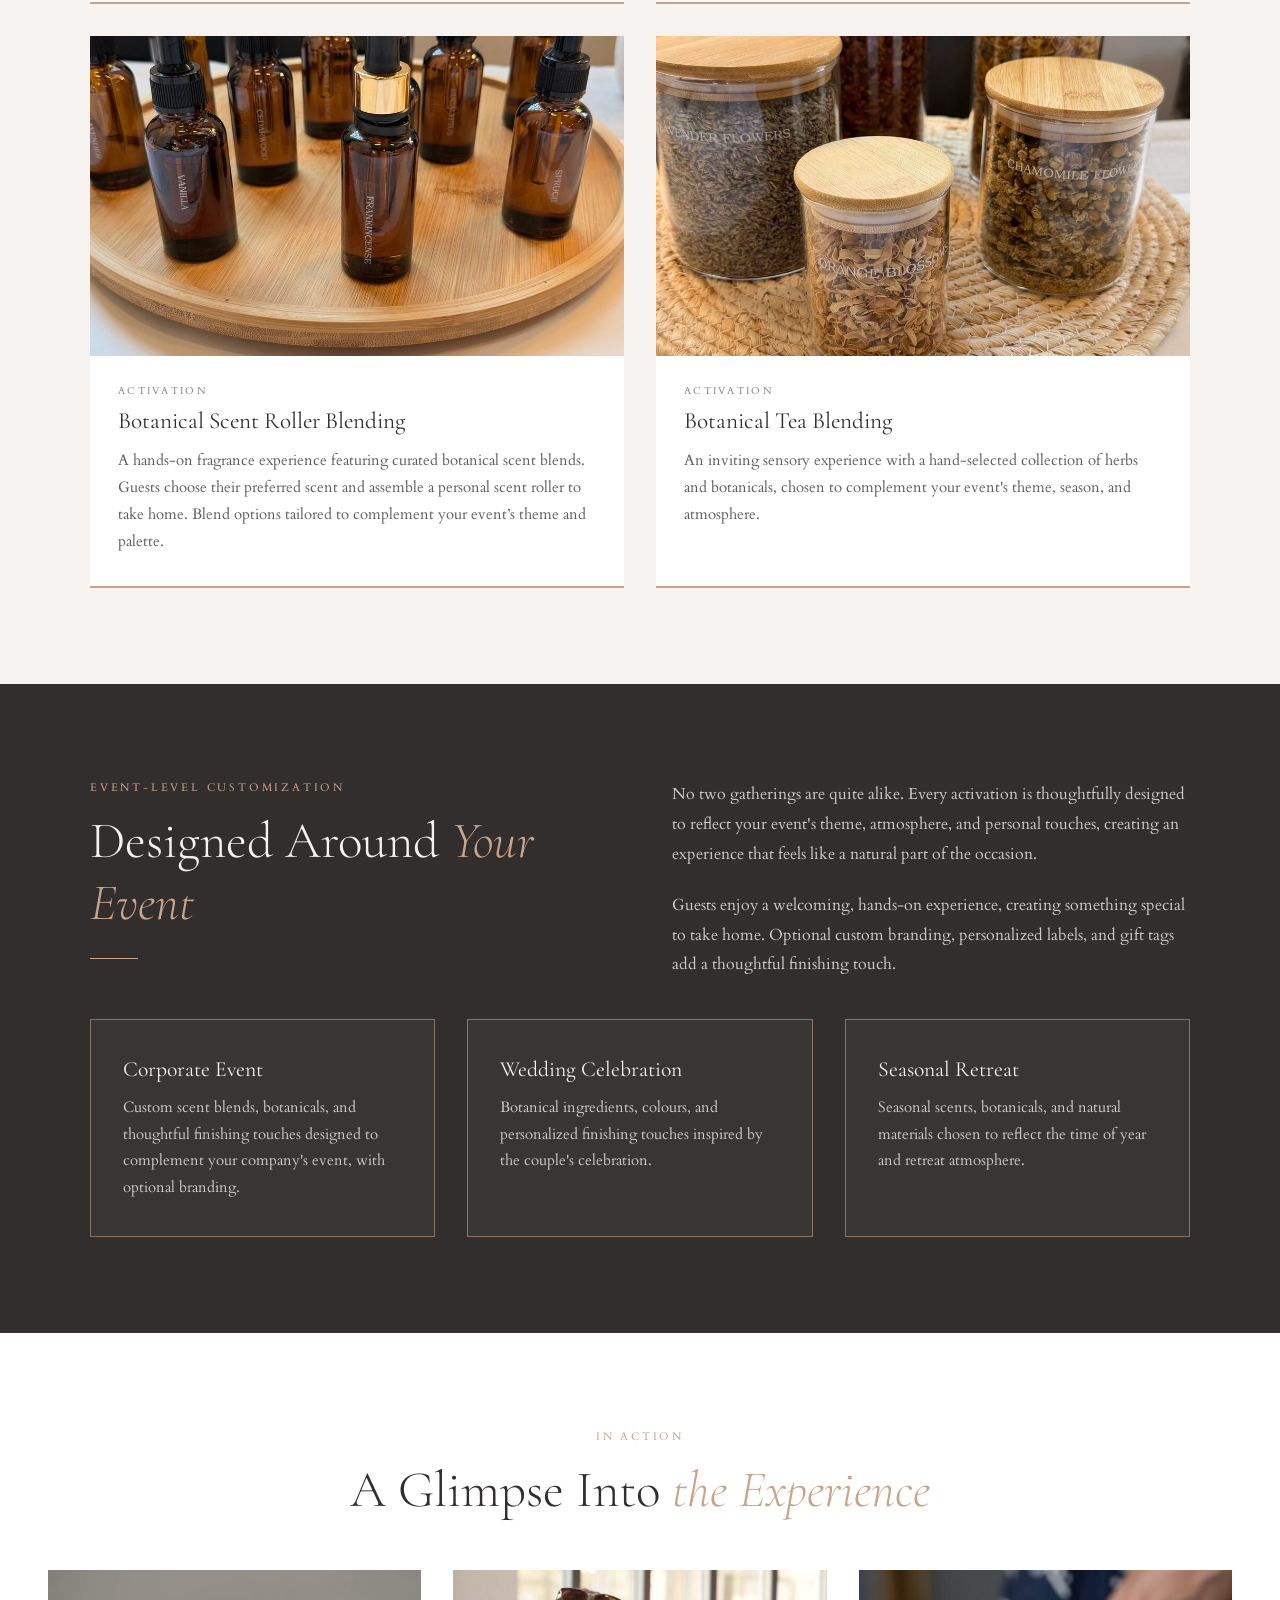
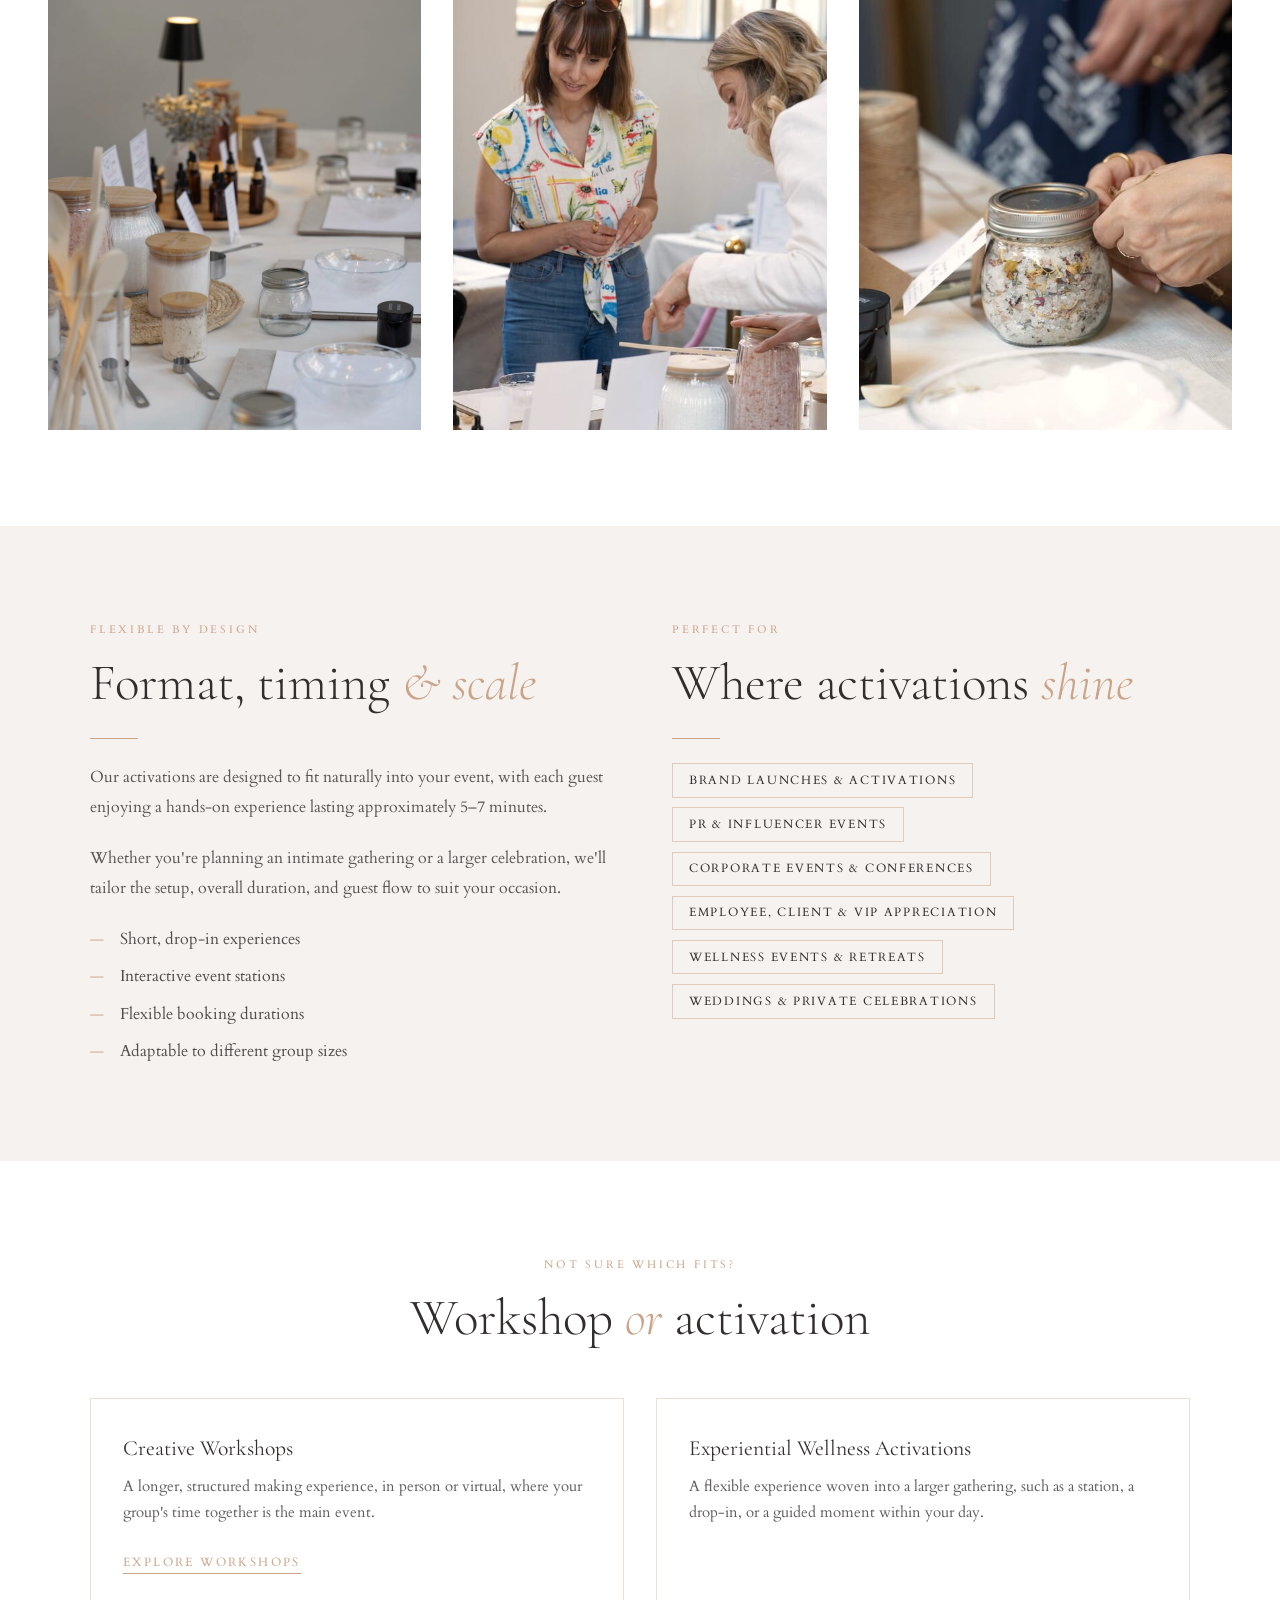
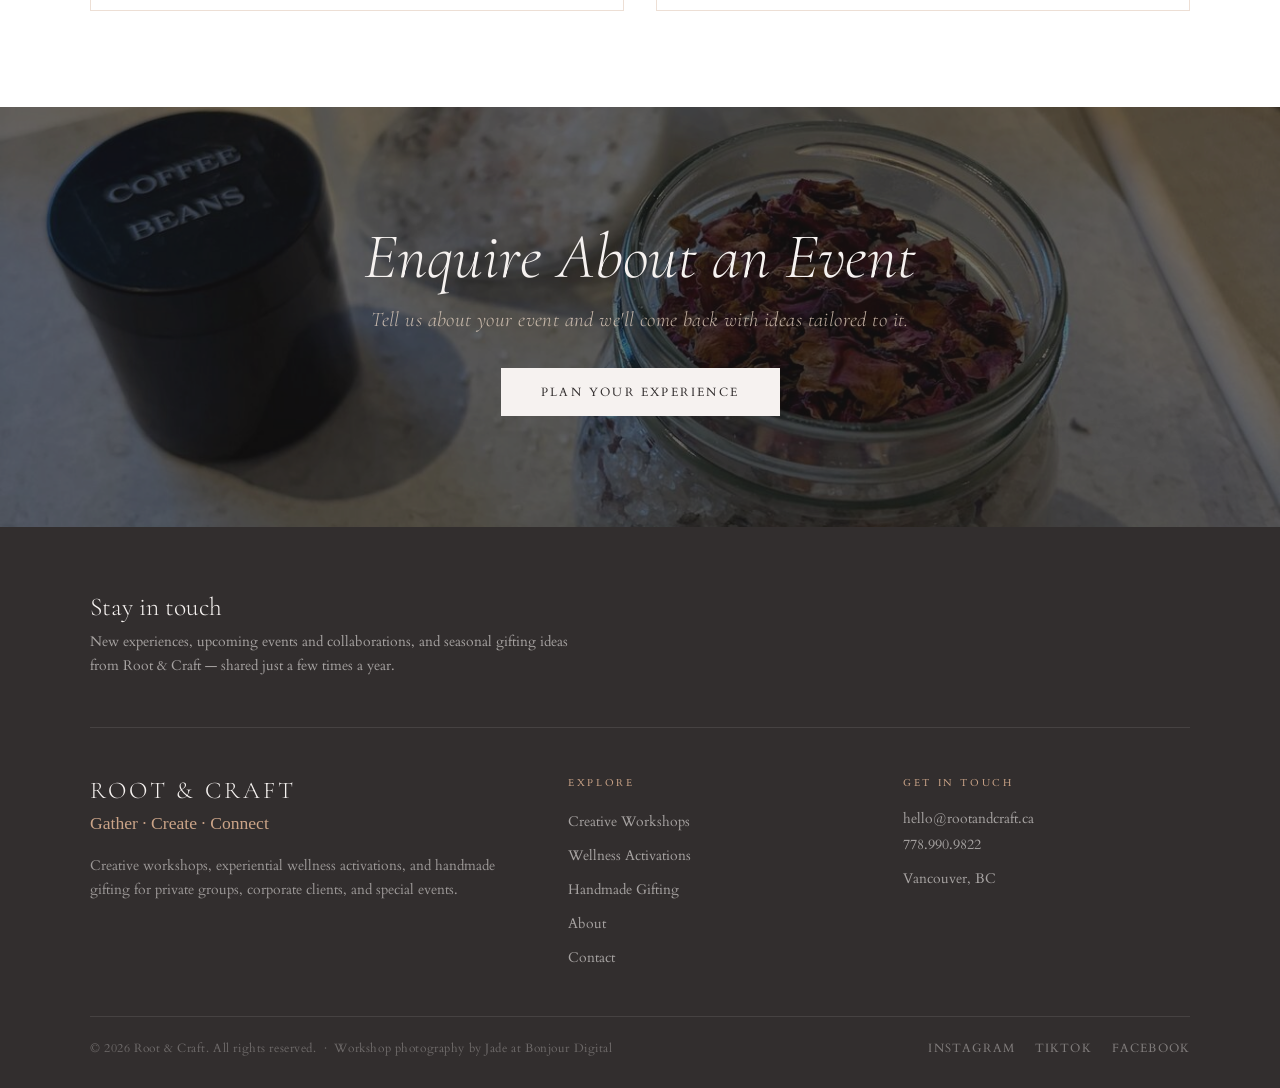
<file: activations/index.html>
<!DOCTYPE html>
<html lang="en">
<head>
  <meta charset="UTF-8" />
  <meta name="viewport" content="width=device-width, initial-scale=1.0" />
  <title>Experiential Wellness Activations for Events — Root & Craft</title>
  <meta name="description" content="Mobile wellness activations — bath soak, beeswax candle, scent roller, and botanical tea blending — set up at your corporate event, retreat, or wedding across Metro Vancouver and the North Shore." />
  <link rel="canonical" href="https://rootandcraft.ca/activations/" />

  <meta property="og:type" content="website" />
  <meta property="og:url" content="https://rootandcraft.ca/activations/" />
  <meta property="og:title" content="Experiential Wellness Activations for Events — Root & Craft" />
  <meta property="og:description" content="Mobile wellness activations — bath soak, beeswax candle, scent roller, and botanical tea blending — set up at your corporate event, retreat, or wedding across Metro Vancouver and the North Shore." />
  <meta property="og:image" content="https://rootandcraft.ca/images/sig-bath-soak.jpg" />
  <meta property="og:locale" content="en_CA" />
  <meta property="og:site_name" content="Root &amp; Craft" />
  <meta name="twitter:card" content="summary_large_image" />
  <meta name="twitter:title" content="Experiential Wellness Activations for Events — Root & Craft" />
  <meta name="twitter:description" content="Mobile wellness activations — bath soak, beeswax candle, scent roller, and botanical tea blending — set up at your corporate event, retreat, or wedding across Metro Vancouver and the North Shore." />
  <meta name="twitter:image" content="https://rootandcraft.ca/images/sig-bath-soak.jpg" />

  <link rel="icon" type="image/png" sizes="48x48" href="/images/favicon-48.png" />
  <link rel="icon" type="image/png" sizes="192x192" href="/images/favicon-192.png" />
  <link rel="apple-touch-icon" sizes="180x180" href="/apple-touch-icon.png" />
  <link rel="preconnect" href="https://fonts.googleapis.com" />
  <link rel="preconnect" href="https://fonts.gstatic.com" crossorigin />
  <link href="https://fonts.googleapis.com/css2?family=Cardo:ital,wght@0,400;0,700;1,400&family=Cormorant+Garamond:ital,wght@0,300;0,400;0,500;1,300;1,400&family=Moontime&display=swap" rel="stylesheet" />
  <!-- MailerLite Universal -->
  <script>
    (function(w,d,e,u,f,l,n){w[f]=w[f]||function(){(w[f].q=w[f].q||[])
    .push(arguments);},l=d.createElement(e),l.async=1,l.src=u,
    n=d.getElementsByTagName(e)[0],n.parentNode.insertBefore(l,n);})
    (window,document,'script','https://assets.mailerlite.com/js/universal.js','ml');
    ml('account', '2207715');
  </script>
  <!-- End MailerLite Universal -->
  <link rel="stylesheet" href="/styles.css" />
</head>
<body>

  <!-- NAV -->
  <nav>
    <a href="/" class="nav-logo">
      <img src="/images/favicon.png" alt="Root &amp; Craft" />
      <span class="nav-logo-text">Root &amp; Craft</span>
    </a>
    <ul class="nav-links" id="nav-links">
      <li class="nav-home"><a href="/">Home</a></li>
      <li><a href="/workshops/">Creative Workshops</a></li>
      <li><a href="/activations/" class="active" aria-current="page">Wellness Activations</a></li>
      <li><a href="/gifting/">Handmade Gifting</a></li>
      <li><a href="/about/">About</a></li>
      <li><a href="/contact/">Contact</a></li>
    </ul>
    <a href="/contact/#enquire" class="nav-cta">Enquire</a>
    <button class="nav-toggle" aria-label="Menu" aria-expanded="false" aria-controls="nav-links"><span></span><span></span><span></span></button>
  </nav>

  <!-- PAGE HEADER -->
  <section class="page-hero">
    <div class="hero-bg"><img src="/images/act-oils-hero.jpg" alt="" /></div>
    <div class="hero-overlay"></div>
    <div class="page-hero-content">
      <p class="section-label">Experiential Wellness Activations</p>
      <h1>Hands-on experiences, <em>designed around your event</em></h1>
      <p class="lede">From corporate gatherings and wellness retreats to weddings and celebrations, our activations bring creativity, sensory exploration, and connection to your event.</p>
      <div class="meta-row"><span>We come to you</span><span>5–7 minutes per guest</span><span>Tailored to your theme</span><span>Events, retreats &amp; celebrations</span></div>
    </div>
  </section>

  <!-- INTRO -->
  <section class="bg-cream">
    <div class="wrap-narrow center reveal">
      <p class="lead-text">Designed to take just 5–7 minutes per guest, our activations are thoughtfully tailored to your event's theme, atmosphere, and audience. Guests can drop in for a relaxed, hands-on experience and leave with something beautiful and useful that they'll enjoy.</p>
    </div>
  </section>

  <!-- FOUR ACTIVATIONS -->
  <section class="bg-cream" style="padding-top: 0;">
    <div class="wrap">
      <div class="center reveal" style="margin-bottom: 3.5rem;">
        <p class="section-label">Signature Activations</p>
        <h2 class="section-title">Four ways to <em>engage your guests</em></h2>
      </div>
      <div class="card-grid-2">
        <div class="item-card reveal">
          <div class="item-card-img"><img src="/images/act-bath-soak-guests.jpg" alt="Guests adding essential oils to their bath soak blends at a station" /></div>
          <div class="item-card-body">
            <span class="item-card-label">Activation</span>
            <h3>Botanical Bath Soak Blending</h3>
            <p>A sensory blending experience featuring mineral salts, botanicals, and aromatic blends chosen to complement your event's theme and atmosphere.</p>
          </div>
        </div>
        <div class="item-card reveal">
          <div class="item-card-img"><img src="/images/act-candle-rolling.jpg" alt="Hands rolling a honeycomb beeswax candle" /></div>
          <div class="item-card-body">
            <span class="item-card-label">Activation</span>
            <h3>Beeswax Candle Rolling</h3>
            <p>A warm, tactile experience where guests create natural beeswax candles, with colours, presentation, and finishing details coordinated to suit your event.</p>
          </div>
        </div>
        <div class="item-card reveal">
          <div class="item-card-img"><img src="/images/act-oil-tray.jpg" alt="Tray of labelled essential oils for scent blending" /></div>
          <div class="item-card-body">
            <span class="item-card-label">Activation</span>
            <h3>Botanical Scent Roller Blending</h3>
            <p>A hands-on fragrance experience featuring curated botanical scent blends. Guests choose their preferred scent and assemble a personal scent roller to take home. Blend options tailored to complement your event’s theme and palette.</p>
          </div>
        </div>
        <div class="item-card reveal">
          <div class="item-card-img"><img src="/images/act-botanicals.jpg" alt="Jars of dried lavender, rose, chamomile, calendula and orange blossom" /></div>
          <div class="item-card-body">
            <span class="item-card-label">Activation</span>
            <h3>Botanical Tea Blending</h3>
            <p>An inviting sensory experience with a hand-selected collection of herbs and botanicals, chosen to complement your event's theme, season, and atmosphere.</p>
          </div>
        </div>
      </div>
    </div>
  </section>

  <!-- DESIGNED AROUND YOUR EVENT -->
  <section class="bg-charcoal">
    <div class="two-col">
      <div class="reveal">
        <p class="section-label">Event-Level Customization</p>
        <h2 class="section-title">Designed Around <em>Your Event</em></h2>
        <div class="divider"></div>
      </div>
      <div class="reveal">
        <p class="section-body">No two gatherings are quite alike. Every activation is thoughtfully designed to reflect your event's theme, atmosphere, and personal touches, creating an experience that feels like a natural part of the occasion.</p>
        <br />
        <p class="section-body">Guests enjoy a welcoming, hands-on experience, creating something special to take home. Optional custom branding, personalized labels, and gift tags add a thoughtful finishing touch.</p>
      </div>
    </div>
    <div class="card-grid-3 wrap example-cards" style="margin-top: 2.25rem;">
      <div class="example-card reveal"><h3>Corporate Event</h3><p>Custom scent blends, botanicals, and thoughtful finishing touches designed to complement your company's event, with optional branding.</p></div>
      <div class="example-card reveal"><h3>Wedding Celebration</h3><p>Botanical ingredients, colours, and personalized finishing touches inspired by the couple's celebration.</p></div>
      <div class="example-card reveal"><h3>Seasonal Retreat</h3><p>Seasonal scents, botanicals, and natural materials chosen to reflect the time of year and retreat atmosphere.</p></div>
    </div>
  </section>

  <!-- IN ACTION -->
  <section class="bg-white">
    <div class="wrap" style="max-width: 1200px;">
      <div class="center reveal" style="margin-bottom: 3rem;">
        <p class="section-label">In Action</p>
        <h2 class="section-title">A Glimpse Into <em>the Experience</em></h2>
      </div>
      <div class="card-grid-3 project-photos">
        <div class="reveal"><img src="/images/act-ia-station.jpg" alt="A bath soak blending station set with salts, botanicals, oils and jars" /></div>
        <div class="reveal"><img src="/images/act-ia-guidance.jpg" alt="Cass guiding guests through a bath soak blending station" style="object-position: 78% center;" /></div>
        <div class="reveal"><img src="/images/act-ia-hands.jpg" alt="A guest tying a tag onto her finished bath soak jar" /></div>
      </div>
    </div>
  </section>

  <!-- FORMAT + AUDIENCES -->
  <section class="bg-cream">
    <div class="two-col">
      <div class="reveal">
        <p class="section-label">Flexible by Design</p>
        <h2 class="section-title">Format, timing <em>&amp; scale</em></h2>
        <div class="divider"></div>
        <p class="section-body">Our activations are designed to fit naturally into your event, with each guest enjoying a hands-on experience lasting approximately 5–7 minutes.</p>
        <br />
        <p class="section-body">Whether you're planning an intimate gathering or a larger celebration, we'll tailor the setup, overall duration, and guest flow to suit your occasion.</p>
        <ul class="dash-list"><li>Short, drop-in experiences</li><li>Interactive event stations</li><li>Flexible booking durations</li><li>Adaptable to different group sizes</li></ul>
      </div>
      <div class="reveal">
        <p class="section-label">Perfect For</p>
        <h2 class="section-title">Where activations <em>shine</em></h2>
        <div class="divider"></div>
        <ul class="tag-list"><li>Brand launches & activations</li><li>PR & influencer events</li><li>Corporate events & conferences</li><li>Employee, client & VIP appreciation</li><li>Wellness events & retreats</li><li>Weddings & private celebrations</li></ul>
      </div>
    </div>
  </section>

  <!-- WORKSHOP VS ACTIVATION -->
  <section class="bg-white">
    <div class="wrap">
      <div class="center reveal" style="margin-bottom: 3rem;">
        <p class="section-label">Not Sure Which Fits?</p>
        <h2 class="section-title">Workshop <em>or</em> activation</h2>
      </div>
      <div class="card-grid-2">
        <div class="example-card reveal"><h3>Creative Workshops</h3><p>A longer, structured making experience, in person or virtual, where your group's time together is the main event.</p><a href="/workshops/" class="text-link">Explore Workshops</a></div>
        <div class="example-card reveal"><h3>Experiential Wellness Activations</h3><p>A flexible experience woven into a larger gathering, such as a station, a drop-in, or a guided moment within your day.</p></div>
      </div>
    </div>
  </section>

  <!-- CTA BANNER -->
  <div class="cta-banner">
    <div class="cta-banner-bg"><img src="/images/act-rose-jar.jpg" alt="" /></div>
    <div class="cta-banner-overlay"></div>
    <div class="cta-banner-content reveal">
      <h2>Enquire About an Event</h2>
      <p class="cta-plain">Tell us about your event and we'll come back with ideas tailored to it.</p>
      <a href="/contact/#enquire" class="btn-primary">Plan Your Experience</a>
    </div>
  </div>

  <!-- FOOTER -->
  <footer id="contact">
    <div class="footer-signup">
      <div>
        <h3>Stay in touch</h3>
        <p>New experiences, upcoming events and collaborations, and seasonal gifting ideas from Root &amp; Craft — shared just a few times a year.</p>
      </div>
      <div class="ml-embedded" data-form="6RKORC"></div>
    </div>
    <div class="footer-inner">
      <div>
        <p class="footer-brand-name">Root &amp; Craft</p>
        <p class="footer-tagline">Gather · Create · Connect</p>
        <p class="footer-desc">Creative workshops, experiential wellness activations, and handmade gifting for private groups, corporate clients, and special events.</p>
      </div>
      <div>
        <p class="footer-heading">Explore</p>
        <ul class="footer-links">
          <li><a href="/workshops/">Creative Workshops</a></li>
          <li><a href="/activations/">Wellness Activations</a></li>
          <li><a href="/gifting/">Handmade Gifting</a></li>
          <li><a href="/about/">About</a></li>
          <li><a href="/contact/">Contact</a></li>
        </ul>
      </div>
      <div>
        <p class="footer-heading">Get in Touch</p>
        <p class="footer-contact-item"><a href="mailto:hello@rootandcraft.ca">hello@rootandcraft.ca</a></p>
        <p class="footer-contact-item"><a href="tel:7789909822">778.990.9822</a></p>
        <p class="footer-contact-item" style="margin-top: 1rem;">Vancouver, BC</p>
      </div>
    </div>
    <div class="footer-bottom">
      <p class="footer-copy">© 2026 Root &amp; Craft. All rights reserved. &nbsp;·&nbsp; Workshop photography by Jade at Bonjour Digital</p>
      <div class="footer-social">
        <a href="https://www.instagram.com/root.andcraft/" target="_blank" rel="noopener">Instagram</a>
        <a href="https://www.tiktok.com/@rootcraft11" target="_blank" rel="noopener">TikTok</a>
        <a href="https://www.facebook.com/profile.php?id=61586463384878" target="_blank" rel="noopener">Facebook</a>
      </div>
    </div>
  </footer>

  <script src="/main.js"></script>
</body>
</html>
</file>
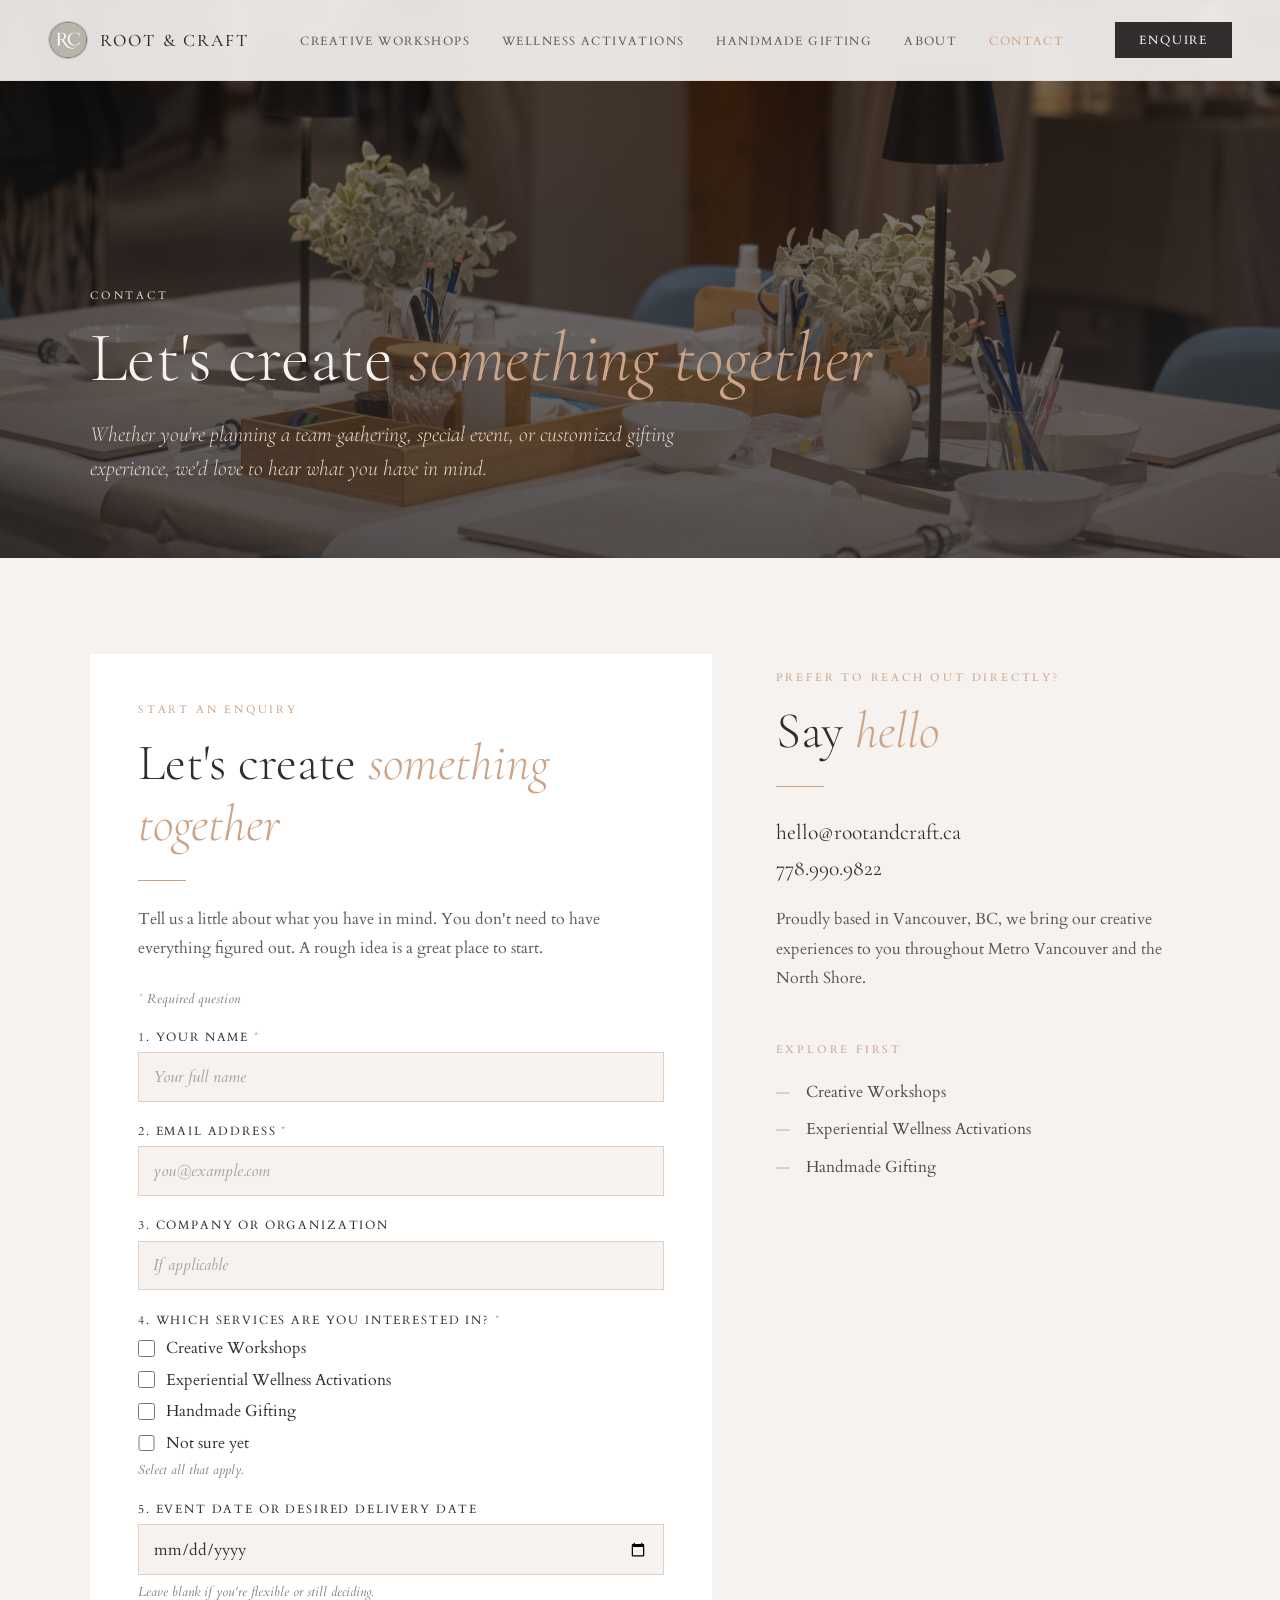
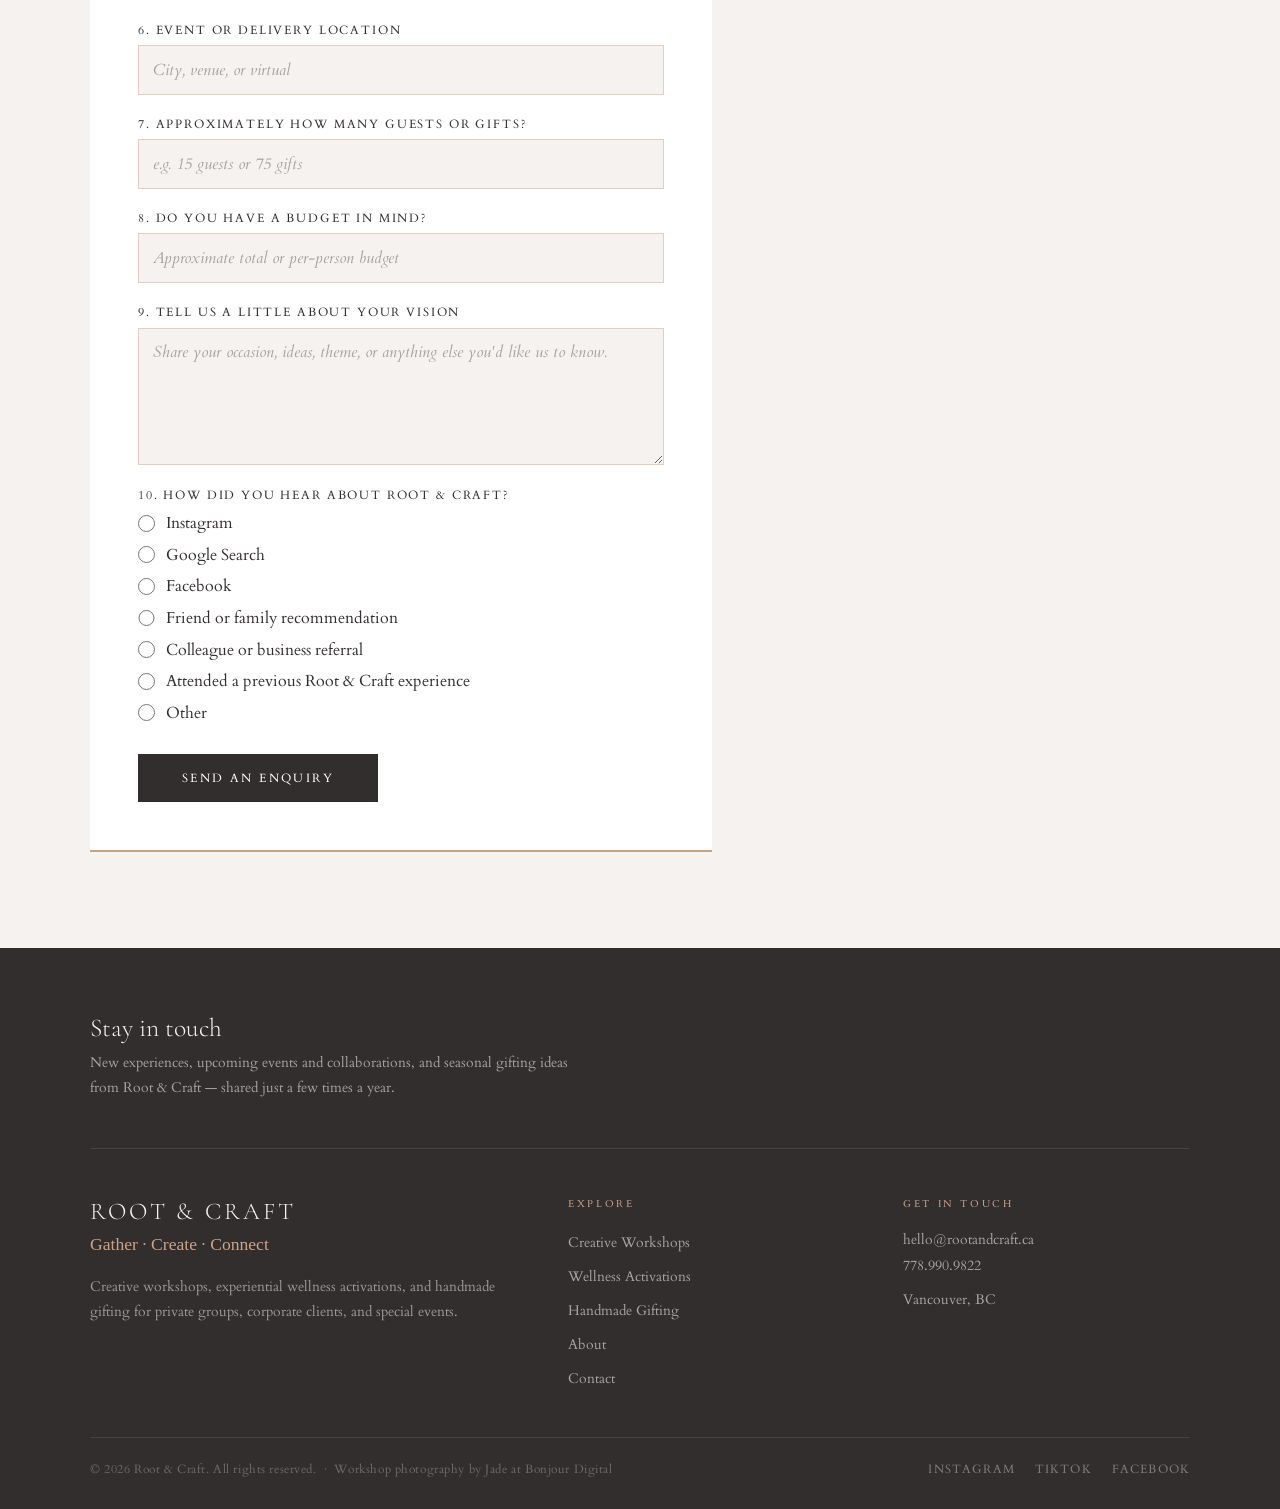
<file: contact/index.html>
<!DOCTYPE html>
<html lang="en">
<head>
  <meta charset="UTF-8" />
  <meta name="viewport" content="width=device-width, initial-scale=1.0" />
  <title>Contact Root & Craft — Plan Your Experience</title>
  <meta name="description" content="Enquire about a creative workshop, wellness activation, or custom handmade gifting order. Root & Craft, North Vancouver, BC." />
  <link rel="canonical" href="https://rootandcraft.ca/contact/" />

  <meta property="og:type" content="website" />
  <meta property="og:url" content="https://rootandcraft.ca/contact/" />
  <meta property="og:title" content="Contact Root & Craft — Plan Your Experience" />
  <meta property="og:description" content="Enquire about a creative workshop, wellness activation, or custom handmade gifting order. Root & Craft, North Vancouver, BC." />
  <meta property="og:image" content="https://rootandcraft.ca/images/og-share.jpg" />
  <meta property="og:locale" content="en_CA" />
  <meta property="og:site_name" content="Root &amp; Craft" />
  <meta name="twitter:card" content="summary_large_image" />
  <meta name="twitter:title" content="Contact Root & Craft — Plan Your Experience" />
  <meta name="twitter:description" content="Enquire about a creative workshop, wellness activation, or custom handmade gifting order. Root & Craft, North Vancouver, BC." />
  <meta name="twitter:image" content="https://rootandcraft.ca/images/og-share.jpg" />

  <link rel="icon" type="image/png" sizes="48x48" href="/images/favicon-48.png" />
  <link rel="icon" type="image/png" sizes="192x192" href="/images/favicon-192.png" />
  <link rel="apple-touch-icon" sizes="180x180" href="/apple-touch-icon.png" />
  <link rel="preconnect" href="https://fonts.googleapis.com" />
  <link rel="preconnect" href="https://fonts.gstatic.com" crossorigin />
  <link href="https://fonts.googleapis.com/css2?family=Cardo:ital,wght@0,400;0,700;1,400&family=Cormorant+Garamond:ital,wght@0,300;0,400;0,500;1,300;1,400&family=Moontime&display=swap" rel="stylesheet" />
  <!-- MailerLite Universal -->
  <script>
    (function(w,d,e,u,f,l,n){w[f]=w[f]||function(){(w[f].q=w[f].q||[])
    .push(arguments);},l=d.createElement(e),l.async=1,l.src=u,
    n=d.getElementsByTagName(e)[0],n.parentNode.insertBefore(l,n);})
    (window,document,'script','https://assets.mailerlite.com/js/universal.js','ml');
    ml('account', '2207715');
  </script>
  <!-- End MailerLite Universal -->
  <link rel="stylesheet" href="/styles.css" />
</head>
<body>

  <!-- NAV -->
  <nav>
    <a href="/" class="nav-logo">
      <img src="/images/favicon.png" alt="Root &amp; Craft" />
      <span class="nav-logo-text">Root &amp; Craft</span>
    </a>
    <ul class="nav-links" id="nav-links">
      <li class="nav-home"><a href="/">Home</a></li>
      <li><a href="/workshops/">Creative Workshops</a></li>
      <li><a href="/activations/">Wellness Activations</a></li>
      <li><a href="/gifting/">Handmade Gifting</a></li>
      <li><a href="/about/">About</a></li>
      <li><a href="/contact/" class="active" aria-current="page">Contact</a></li>
    </ul>
    <a href="/contact/#enquire" class="nav-cta">Enquire</a>
    <button class="nav-toggle" aria-label="Menu" aria-expanded="false" aria-controls="nav-links"><span></span><span></span><span></span></button>
  </nav>

  <!-- PAGE HEADER -->
  <section class="page-hero">
    <div class="hero-bg"><img src="/images/contact-hero-tables.jpg" alt="" style="object-position: center 55%;" /></div>
    <div class="hero-overlay"></div>
    <div class="page-hero-content">
      <p class="section-label">Contact</p>
      <h1>Let's create <em>something together</em></h1>
      <p class="lede">Whether you're planning a team gathering, special event, or customized gifting experience, we'd love to hear what you have in mind.</p>
    </div>
  </section>

  <section class="bg-cream">
    <div class="two-col contact-cols" style="align-items: start;">
      <div class="contact-panel reveal" id="enquire">
        <p class="section-label">Start an Enquiry</p>
        <h2 class="section-title">Let's create <em>something together</em></h2>
        <div class="divider"></div>
        <p class="section-body">Tell us a little about what you have in mind. You don't need to have everything figured out. A rough idea is a great place to start.</p>
        <form class="enquiry-form" name="enquiry" method="POST" action="/thank-you/" data-netlify="true" netlify-honeypot="bot-field">
          <input type="hidden" name="form-name" value="enquiry" />
          <p class="hp-field"><label>Leave this empty: <input name="bot-field" /></label></p>
          <p class="hint" style="margin-top:-0.4rem;"><span class="req">*</span> Required question</p>
          <div class="field">
            <label for="f-name">1. Your name <span class="req">*</span></label>
            <input id="f-name" name="name" type="text" autocomplete="name" placeholder="Your full name" required />
          </div>
          <div class="field">
            <label for="f-email">2. Email address <span class="req">*</span></label>
            <input id="f-email" name="email" type="email" autocomplete="email" placeholder="you@example.com" required />
          </div>
          <div class="field">
            <label for="f-company">3. Company or organization</label>
            <input id="f-company" name="company" type="text" autocomplete="organization" placeholder="If applicable" />
          </div>
          <fieldset class="field">
            <legend>4. Which services are you interested in? <span class="req">*</span></legend>
            <div class="checks">
              <label><input type="checkbox" name="interest[]" value="Creative Workshops" /> Creative Workshops</label>
              <label><input type="checkbox" name="interest[]" value="Experiential Wellness Activations" /> Experiential Wellness Activations</label>
              <label><input type="checkbox" name="interest[]" value="Handmade Gifting" /> Handmade Gifting</label>
              <label><input type="checkbox" name="interest[]" value="Not sure yet" /> Not sure yet</label>
            </div>
            <p class="hint">Select all that apply.</p>
            <p class="field-error" id="interest-error" hidden>Please choose at least one option.</p>
          </fieldset>
          <div class="field">
            <label for="f-date">5. Event date or desired delivery date</label>
            <input id="f-date" name="date" type="date" />
            <p class="hint">Leave blank if you're flexible or still deciding.</p>
          </div>
          <div class="field">
            <label for="f-location">6. Event or delivery location</label>
            <input id="f-location" name="location" type="text" placeholder="City, venue, or virtual" />
          </div>
          <div class="field">
            <label for="f-quantity">7. Approximately how many guests or gifts?</label>
            <input id="f-quantity" name="quantity" type="text" placeholder="e.g. 15 guests or 75 gifts" />
          </div>
          <div class="field">
            <label for="f-budget">8. Do you have a budget in mind?</label>
            <input id="f-budget" name="budget" type="text" placeholder="Approximate total or per-person budget" />
          </div>
          <div class="field">
            <label for="f-vision">9. Tell us a little about your vision</label>
            <textarea id="f-vision" name="vision" rows="5" placeholder="Share your occasion, ideas, theme, or anything else you'd like us to know."></textarea>
          </div>
          <fieldset class="field">
            <legend>10. How did you hear about Root &amp; Craft?</legend>
            <div class="checks">
              <label><input type="radio" name="referral" value="Instagram" /> Instagram</label>
              <label><input type="radio" name="referral" value="Google Search" /> Google Search</label>
              <label><input type="radio" name="referral" value="Facebook" /> Facebook</label>
              <label><input type="radio" name="referral" value="Friend or family recommendation" /> Friend or family recommendation</label>
              <label><input type="radio" name="referral" value="Colleague or business referral" /> Colleague or business referral</label>
              <label><input type="radio" name="referral" value="Attended a previous Root &amp; Craft experience" /> Attended a previous Root &amp; Craft experience</label>
              <label><input type="radio" name="referral" value="Other" /> Other</label>
            </div>
          </fieldset>
          <button type="submit" class="btn-dark">Send an Enquiry</button>
        </form>
      </div>
      <div class="reveal" style="padding-top: 1rem;">
        <p class="section-label">Prefer to reach out directly?</p>
        <h2 class="section-title">Say <em>hello</em></h2>
        <div class="divider"></div>
        <div class="contact-direct">
          <a href="mailto:hello@rootandcraft.ca">hello@rootandcraft.ca</a>
          <a href="tel:7789909822">778.990.9822</a>
        </div>
        <p class="section-body" style="margin-top: 1.5rem;">Proudly based in Vancouver, BC, we bring our creative experiences to you throughout Metro Vancouver and the North Shore.</p>
        <p class="section-label" style="margin-top: 3rem;">Explore first</p>
        <ul class="dash-list">
          <li><a href="/workshops/">Creative Workshops</a></li>
          <li><a href="/activations/">Experiential Wellness Activations</a></li>
          <li><a href="/gifting/">Handmade Gifting</a></li>
        </ul>
      </div>
    </div>
  </section>

  <!-- FOOTER -->
  <footer id="contact">
    <div class="footer-signup">
      <div>
        <h3>Stay in touch</h3>
        <p>New experiences, upcoming events and collaborations, and seasonal gifting ideas from Root &amp; Craft — shared just a few times a year.</p>
      </div>
      <div class="ml-embedded" data-form="6RKORC"></div>
    </div>
    <div class="footer-inner">
      <div>
        <p class="footer-brand-name">Root &amp; Craft</p>
        <p class="footer-tagline">Gather · Create · Connect</p>
        <p class="footer-desc">Creative workshops, experiential wellness activations, and handmade gifting for private groups, corporate clients, and special events.</p>
      </div>
      <div>
        <p class="footer-heading">Explore</p>
        <ul class="footer-links">
          <li><a href="/workshops/">Creative Workshops</a></li>
          <li><a href="/activations/">Wellness Activations</a></li>
          <li><a href="/gifting/">Handmade Gifting</a></li>
          <li><a href="/about/">About</a></li>
          <li><a href="/contact/">Contact</a></li>
        </ul>
      </div>
      <div>
        <p class="footer-heading">Get in Touch</p>
        <p class="footer-contact-item"><a href="mailto:hello@rootandcraft.ca">hello@rootandcraft.ca</a></p>
        <p class="footer-contact-item"><a href="tel:7789909822">778.990.9822</a></p>
        <p class="footer-contact-item" style="margin-top: 1rem;">Vancouver, BC</p>
      </div>
    </div>
    <div class="footer-bottom">
      <p class="footer-copy">© 2026 Root &amp; Craft. All rights reserved. &nbsp;·&nbsp; Workshop photography by Jade at Bonjour Digital</p>
      <div class="footer-social">
        <a href="https://www.instagram.com/root.andcraft/" target="_blank" rel="noopener">Instagram</a>
        <a href="https://www.tiktok.com/@rootcraft11" target="_blank" rel="noopener">TikTok</a>
        <a href="https://www.facebook.com/profile.php?id=61586463384878" target="_blank" rel="noopener">Facebook</a>
      </div>
    </div>
  </footer>

  <script src="/main.js"></script>
</body>
</html>
</file>
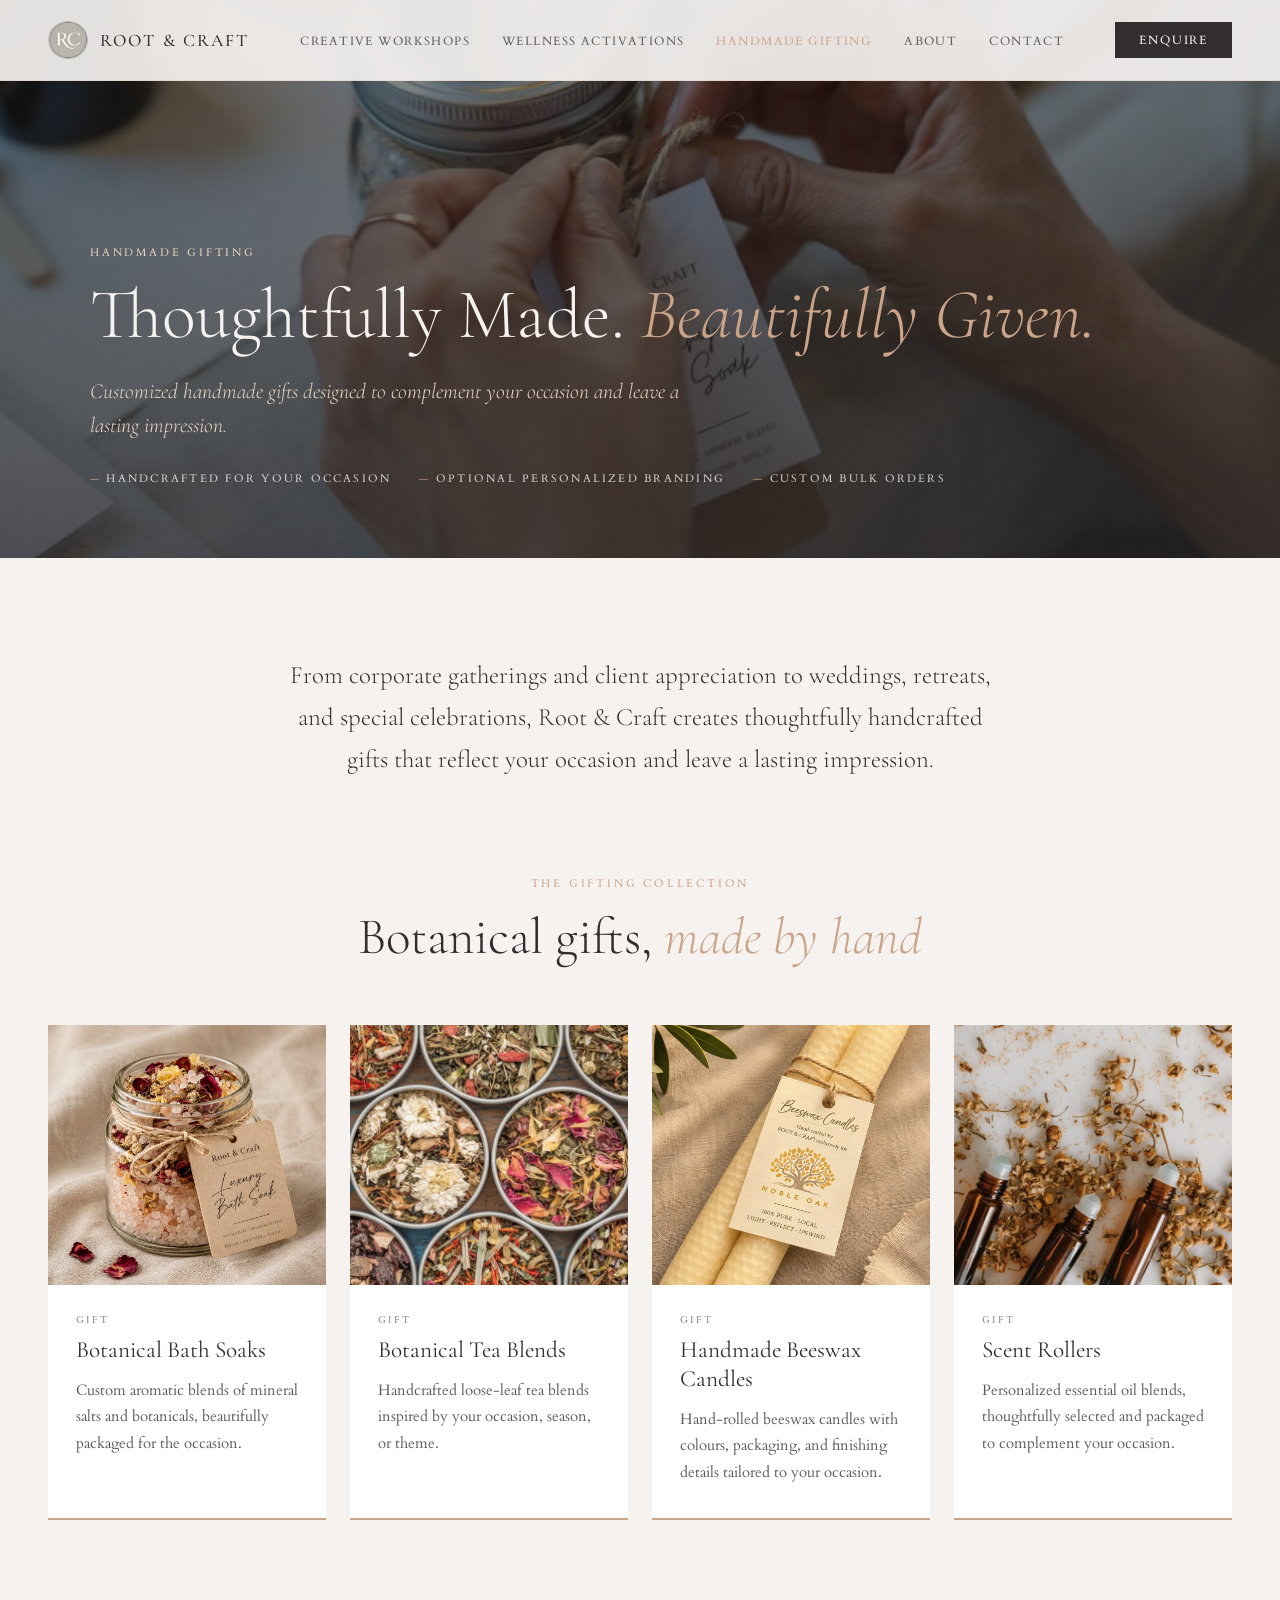
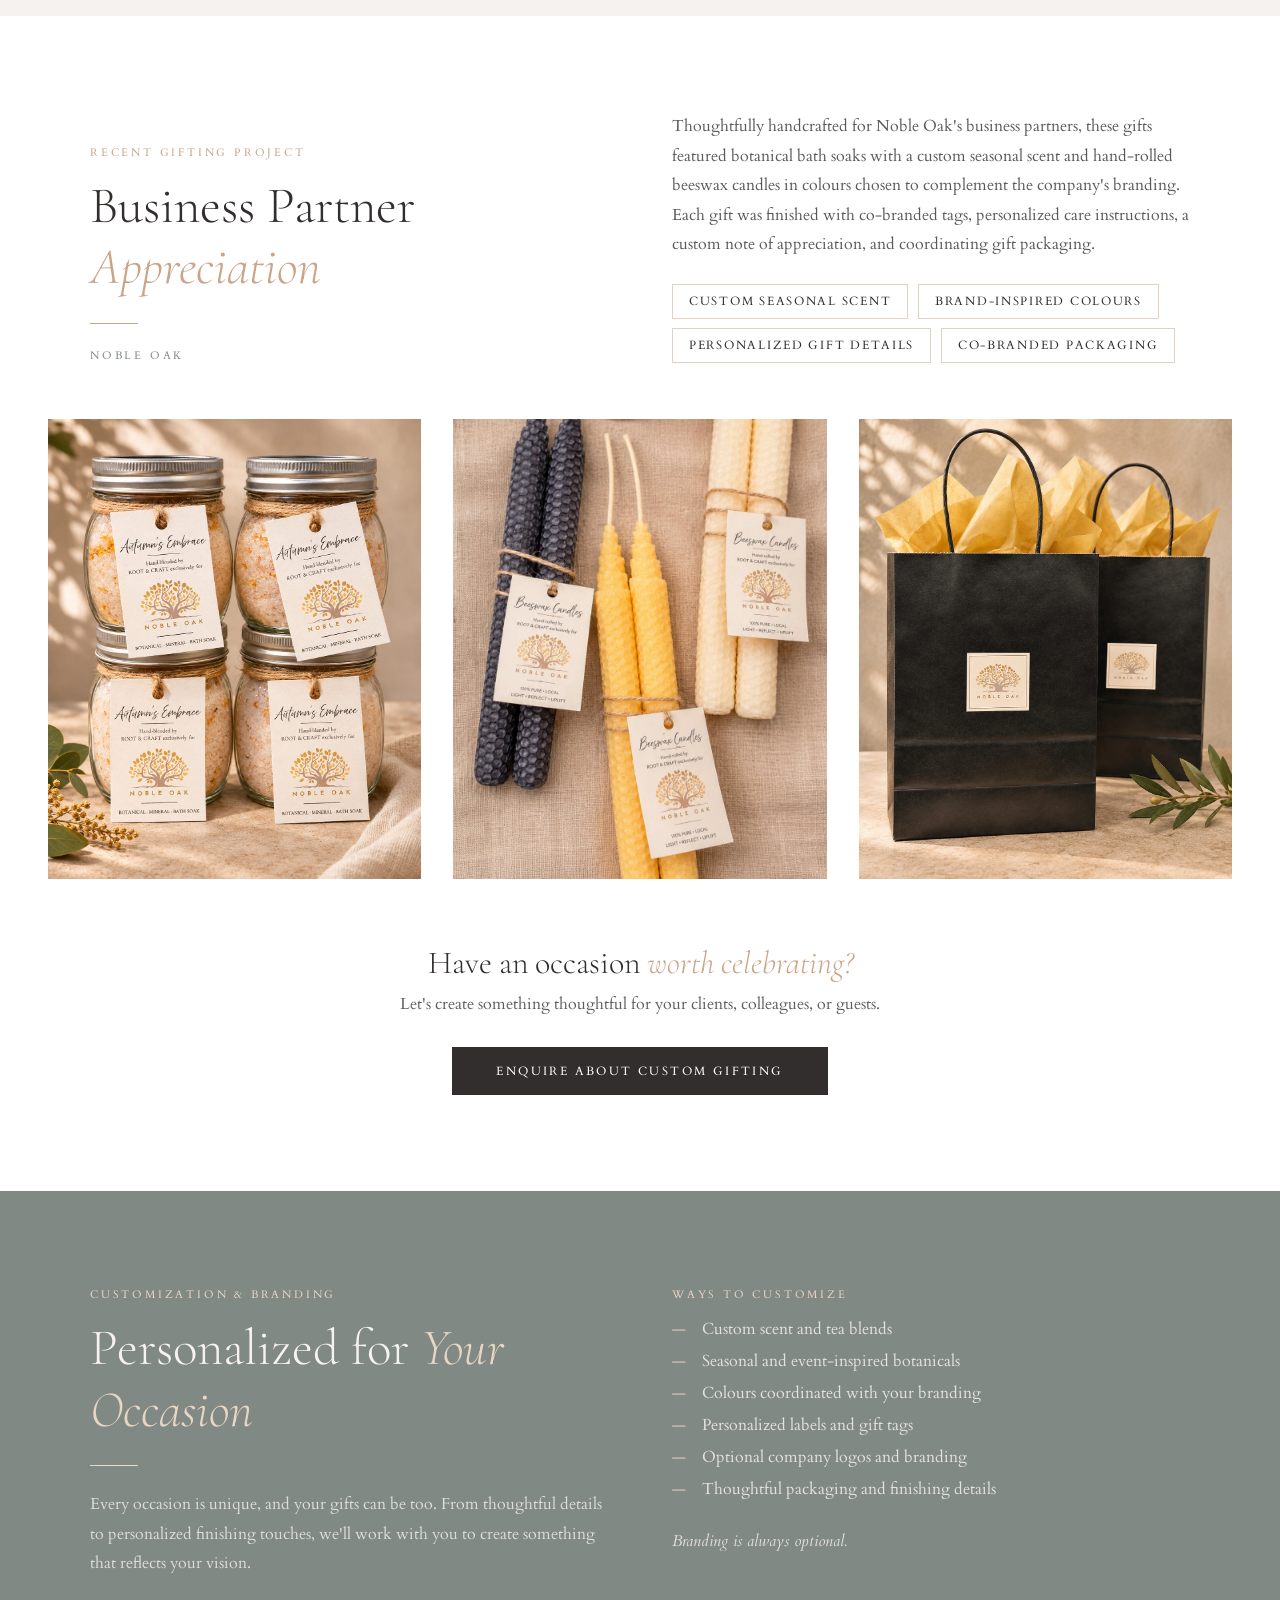
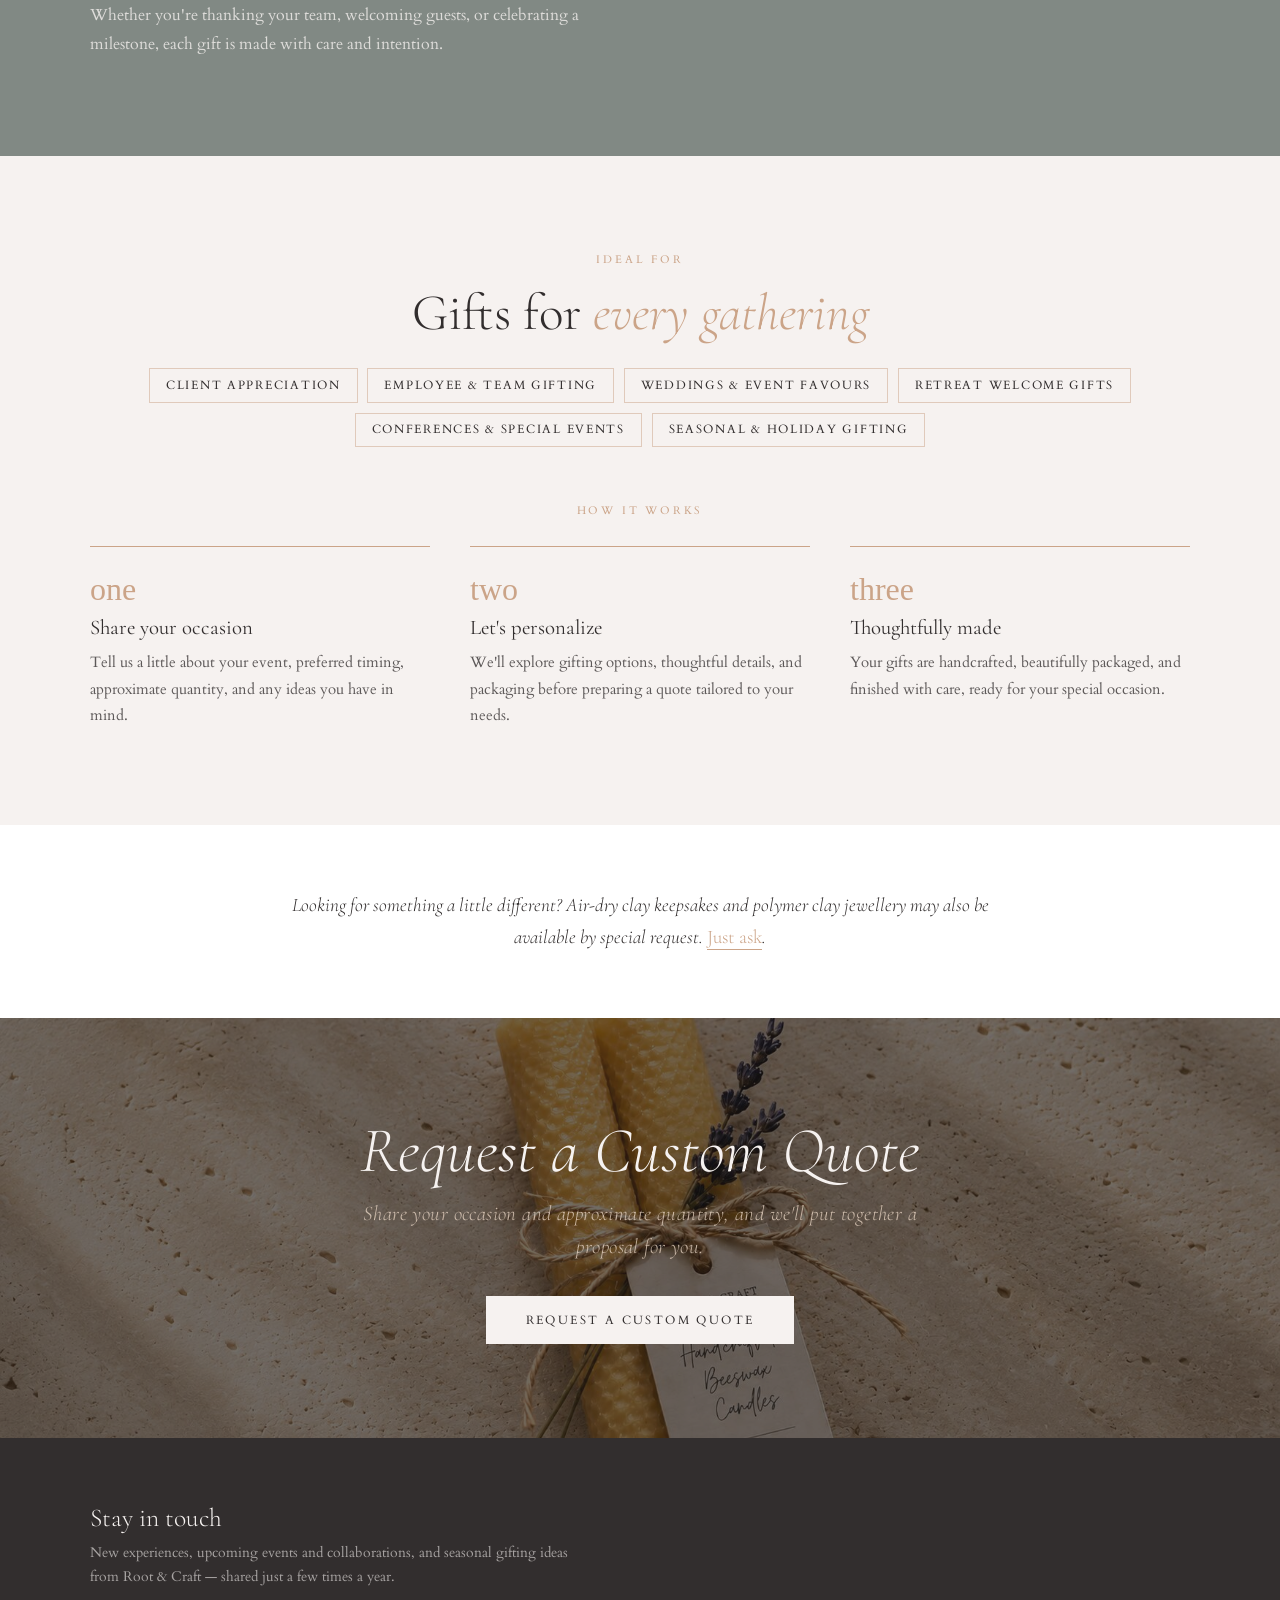
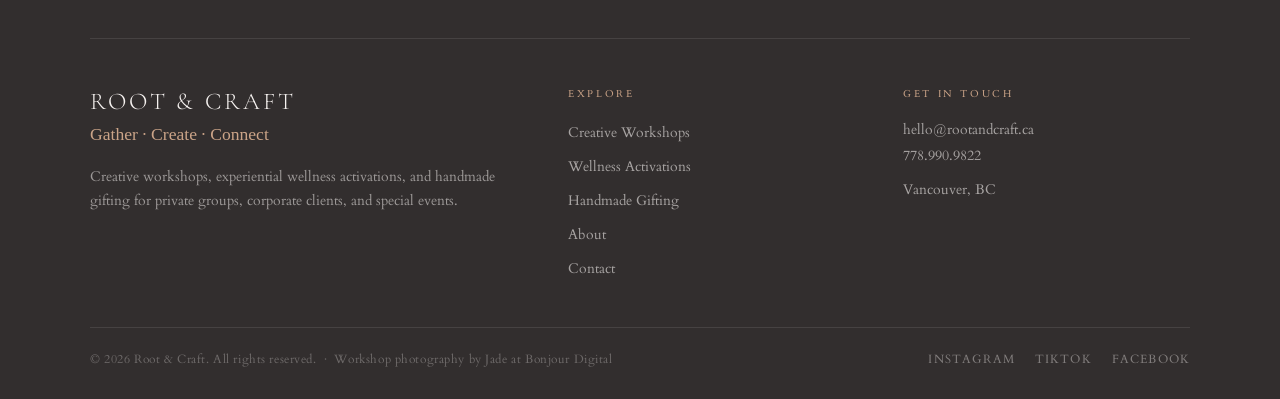
<file: gifting/index.html>
<!DOCTYPE html>
<html lang="en">
<head>
  <meta charset="UTF-8" />
  <meta name="viewport" content="width=device-width, initial-scale=1.0" />
  <title>Custom Handmade Corporate & Event Gifting — Root & Craft</title>
  <meta name="description" content="Customized handmade gifts in larger quantities: botanical bath soaks, tea blends, beeswax candles, and scent rollers, with optional branding. For corporate, wedding, and event gifting." />
  <link rel="canonical" href="https://rootandcraft.ca/gifting/" />

  <meta property="og:type" content="website" />
  <meta property="og:url" content="https://rootandcraft.ca/gifting/" />
  <meta property="og:title" content="Custom Handmade Corporate & Event Gifting — Root & Craft" />
  <meta property="og:description" content="Customized handmade gifts in larger quantities: botanical bath soaks, tea blends, beeswax candles, and scent rollers, with optional branding. For corporate, wedding, and event gifting." />
  <meta property="og:image" content="https://rootandcraft.ca/images/workshop2.jpg" />
  <meta property="og:locale" content="en_CA" />
  <meta property="og:site_name" content="Root &amp; Craft" />
  <meta name="twitter:card" content="summary_large_image" />
  <meta name="twitter:title" content="Custom Handmade Corporate & Event Gifting — Root & Craft" />
  <meta name="twitter:description" content="Customized handmade gifts in larger quantities: botanical bath soaks, tea blends, beeswax candles, and scent rollers, with optional branding. For corporate, wedding, and event gifting." />
  <meta name="twitter:image" content="https://rootandcraft.ca/images/workshop2.jpg" />

  <link rel="icon" type="image/png" sizes="48x48" href="/images/favicon-48.png" />
  <link rel="icon" type="image/png" sizes="192x192" href="/images/favicon-192.png" />
  <link rel="apple-touch-icon" sizes="180x180" href="/apple-touch-icon.png" />
  <link rel="preconnect" href="https://fonts.googleapis.com" />
  <link rel="preconnect" href="https://fonts.gstatic.com" crossorigin />
  <link href="https://fonts.googleapis.com/css2?family=Cardo:ital,wght@0,400;0,700;1,400&family=Cormorant+Garamond:ital,wght@0,300;0,400;0,500;1,300;1,400&family=Moontime&display=swap" rel="stylesheet" />
  <!-- MailerLite Universal -->
  <script>
    (function(w,d,e,u,f,l,n){w[f]=w[f]||function(){(w[f].q=w[f].q||[])
    .push(arguments);},l=d.createElement(e),l.async=1,l.src=u,
    n=d.getElementsByTagName(e)[0],n.parentNode.insertBefore(l,n);})
    (window,document,'script','https://assets.mailerlite.com/js/universal.js','ml');
    ml('account', '2207715');
  </script>
  <!-- End MailerLite Universal -->
  <link rel="stylesheet" href="/styles.css" />
</head>
<body>

  <!-- NAV -->
  <nav>
    <a href="/" class="nav-logo">
      <img src="/images/favicon.png" alt="Root &amp; Craft" />
      <span class="nav-logo-text">Root &amp; Craft</span>
    </a>
    <ul class="nav-links" id="nav-links">
      <li class="nav-home"><a href="/">Home</a></li>
      <li><a href="/workshops/">Creative Workshops</a></li>
      <li><a href="/activations/">Wellness Activations</a></li>
      <li><a href="/gifting/" class="active" aria-current="page">Handmade Gifting</a></li>
      <li><a href="/about/">About</a></li>
      <li><a href="/contact/">Contact</a></li>
    </ul>
    <a href="/contact/#enquire" class="nav-cta">Enquire</a>
    <button class="nav-toggle" aria-label="Menu" aria-expanded="false" aria-controls="nav-links"><span></span><span></span><span></span></button>
  </nav>

  <!-- PAGE HEADER -->
  <section class="page-hero">
    <div class="hero-bg"><img src="/images/gift-tag-tying.jpg" alt="" style="object-position: center 60%;" /></div>
    <div class="hero-overlay"></div>
    <div class="page-hero-content">
      <p class="section-label">Handmade Gifting</p>
      <h1>Thoughtfully Made. <em>Beautifully Given.</em></h1>
      <p class="lede">Customized handmade gifts designed to complement your occasion and leave a lasting impression.</p>
      <div class="meta-row"><span>Handcrafted for your occasion</span><span>Optional personalized branding</span><span>Custom bulk orders</span></div>
    </div>
  </section>

  <!-- INTRO -->
  <section class="bg-cream">
    <div class="wrap-narrow center reveal">
      <p class="lead-text">From corporate gatherings and client appreciation to weddings, retreats, and special celebrations, Root &amp; Craft creates thoughtfully handcrafted gifts that reflect your occasion and leave a lasting impression.</p>
    </div>
  </section>

  <!-- CORE COLLECTION -->
  <section class="bg-cream" style="padding-top: 0;">
    <div class="wrap" style="max-width: 1200px;">
      <div class="center reveal" style="margin-bottom: 3.5rem;">
        <p class="section-label">The Gifting Collection</p>
        <h2 class="section-title">Botanical gifts, <em>made by hand</em></h2>
      </div>
      <div class="card-grid-4">
        <div class="item-card reveal">
          <div class="item-card-img"><img src="/images/gift-bath-soak-tag.jpg" alt="Root &amp; Craft Luxury Bath Soak jar with rose petals and kraft tag" /></div>
          <div class="item-card-body">
            <span class="item-card-label">Gift</span>
            <h3>Botanical Bath Soaks</h3>
            <p>Custom aromatic blends of mineral salts and botanicals, beautifully packaged for the occasion.</p>
          </div>
        </div>
        <div class="item-card reveal">
          <div class="item-card-img"><img src="/images/gift-tea-blends.jpg" alt="Tins of loose-leaf botanical tea blends with rose petals and chamomile" /></div>
          <div class="item-card-body">
            <span class="item-card-label">Gift</span>
            <h3>Botanical Tea Blends</h3>
            <p>Handcrafted loose-leaf tea blends inspired by your occasion, season, or theme.</p>
          </div>
        </div>
        <div class="item-card reveal">
          <div class="item-card-img"><img src="/images/gift-noble-oak-candle-tag.jpg" alt="Hand-rolled beeswax candles with a co-branded Noble Oak tag" /></div>
          <div class="item-card-body">
            <span class="item-card-label">Gift</span>
            <h3>Handmade Beeswax Candles</h3>
            <p>Hand-rolled beeswax candles with colours, packaging, and finishing details tailored to your occasion.</p>
          </div>
        </div>
        <div class="item-card reveal">
          <div class="item-card-img"><img src="/images/gift-aromatherapy-rollers.jpg" alt="Amber scent roller bottles among dried chamomile" /></div>
          <div class="item-card-body">
            <span class="item-card-label">Gift</span>
            <h3>Scent Rollers</h3>
            <p>Personalized essential oil blends, thoughtfully selected and packaged to complement your occasion.</p>
          </div>
        </div>
      </div>
    </div>
  </section>

  <!-- RECENT PROJECT -->
  <section class="bg-white">
    <div class="wrap" style="max-width: 1200px;">
      <div class="two-col reveal" style="margin-bottom: 3.5rem; align-items: end;">
        <div>
          <p class="section-label">Recent Gifting Project</p>
          <h2 class="section-title">Business Partner <em>Appreciation</em></h2>
          <div class="divider"></div>
          <p class="section-label" style="color: var(--sage); margin-bottom: 0;">Noble Oak</p>
        </div>
        <div>
          <p class="section-body">Thoughtfully handcrafted for Noble Oak's business partners, these gifts featured botanical bath soaks with a custom seasonal scent and hand-rolled beeswax candles in colours chosen to complement the company's branding. Each gift was finished with co-branded tags, personalized care instructions, a custom note of appreciation, and coordinating gift packaging.</p>
          <ul class="tag-list"><li>Custom seasonal scent</li><li>Brand-inspired colours</li><li>Personalized gift details</li><li>Co-branded packaging</li></ul>
        </div>
      </div>
      <div class="card-grid-3 project-photos">
        <div class="reveal"><img src="/images/gift-noble-oak-bath-soak.jpg" alt="Autumn's Embrace botanical bath soak jars with co-branded Noble Oak tags" /></div>
        <div class="reveal"><img src="/images/gift-noble-oak-candles.jpg" alt="Hand-rolled beeswax candle sets in three colours with Noble Oak tags" /></div>
        <div class="reveal"><img src="/images/gift-noble-oak-bags.jpg" alt="Noble Oak branded gift bags with gold tissue" /></div>
      </div>
      <div class="project-cta reveal">
        <h3>Have an occasion <em>worth celebrating?</em></h3>
        <p>Let's create something thoughtful for your clients, colleagues, or guests.</p>
        <a href="/contact/#enquire" class="btn-dark">Enquire About Custom Gifting</a>
      </div>
    </div>
  </section>

  <!-- PERSONALIZATION -->
  <section class="bg-sage">
    <div class="two-col">
      <div class="reveal">
        <p class="section-label">Customization &amp; Branding</p>
        <h2 class="section-title">Personalized for <em>Your Occasion</em></h2>
        <div class="divider" style="background: var(--clay-light);"></div>
        <p class="section-body">Every occasion is unique, and your gifts can be too. From thoughtful details to personalized finishing touches, we'll work with you to create something that reflects your vision.</p>
        <br />
        <p class="section-body">Whether you're thanking your team, welcoming guests, or celebrating a milestone, each gift is made with care and intention.</p>
      </div>
      <div class="reveal">
        <p class="section-label">Ways to customize</p>
        <div class="dash-compact"><ul class="dash-list"><li>Custom scent and tea blends</li><li>Seasonal and event-inspired botanicals</li><li>Colours coordinated with your branding</li><li>Personalized labels and gift tags</li><li>Optional company logos and branding</li><li>Thoughtful packaging and finishing details</li></ul></div>
        <p class="section-body" style="margin-top: 1.5rem; font-style: italic;">Branding is always optional.</p>
      </div>
    </div>
  </section>

  <!-- AUDIENCES + PROCESS -->
  <section class="bg-cream">
    <div class="wrap">
      <div class="center reveal">
        <p class="section-label">Ideal For</p>
        <h2 class="section-title">Gifts for <em>every gathering</em></h2>
        <div class="tags-center"><ul class="tag-list"><li>Client appreciation</li><li>Employee &amp; team gifting</li><li>Weddings &amp; event favours</li><li>Retreat welcome gifts</li><li>Conferences &amp; special events</li><li>Seasonal &amp; holiday gifting</li></ul></div>
      </div>
      <div class="center reveal" style="margin-top: 3.5rem;">
        <p class="section-label" style="margin-bottom: 0;">How It Works</p>
      </div>
      <div class="steps" style="margin-top: 1.75rem;">
        <div class="step reveal"><span class="step-num">one</span><h3>Share your occasion</h3><p>Tell us a little about your event, preferred timing, approximate quantity, and any ideas you have in mind.</p></div>
        <div class="step reveal"><span class="step-num">two</span><h3>Let's personalize</h3><p>We'll explore gifting options, thoughtful details, and packaging before preparing a quote tailored to your needs.</p></div>
        <div class="step reveal"><span class="step-num">three</span><h3>Thoughtfully made</h3><p>Your gifts are handcrafted, beautifully packaged, and finished with care, ready for your special occasion.</p></div>
      </div>
    </div>
  </section>

  <!-- CLAY NOTE -->
  <section class="bg-white" style="padding-top: 4rem; padding-bottom: 4rem;">
    <p class="cross-note reveal">Looking for something a little different? Air-dry clay keepsakes and polymer clay jewellery may also be available by special request. <a href="/contact/#enquire">Just ask</a>.</p>
  </section>

  <!-- CTA BANNER -->
  <div class="cta-banner">
    <div class="cta-banner-bg"><img src="/images/sig-beeswax-candles.jpg" alt="" /></div>
    <div class="cta-banner-overlay"></div>
    <div class="cta-banner-content reveal">
      <h2>Request a Custom Quote</h2>
      <p class="cta-plain">Share your occasion and approximate quantity, and we'll put together a proposal for you.</p>
      <a href="/contact/#enquire" class="btn-primary">Request a Custom Quote</a>
    </div>
  </div>

  <!-- FOOTER -->
  <footer id="contact">
    <div class="footer-signup">
      <div>
        <h3>Stay in touch</h3>
        <p>New experiences, upcoming events and collaborations, and seasonal gifting ideas from Root &amp; Craft — shared just a few times a year.</p>
      </div>
      <div class="ml-embedded" data-form="6RKORC"></div>
    </div>
    <div class="footer-inner">
      <div>
        <p class="footer-brand-name">Root &amp; Craft</p>
        <p class="footer-tagline">Gather · Create · Connect</p>
        <p class="footer-desc">Creative workshops, experiential wellness activations, and handmade gifting for private groups, corporate clients, and special events.</p>
      </div>
      <div>
        <p class="footer-heading">Explore</p>
        <ul class="footer-links">
          <li><a href="/workshops/">Creative Workshops</a></li>
          <li><a href="/activations/">Wellness Activations</a></li>
          <li><a href="/gifting/">Handmade Gifting</a></li>
          <li><a href="/about/">About</a></li>
          <li><a href="/contact/">Contact</a></li>
        </ul>
      </div>
      <div>
        <p class="footer-heading">Get in Touch</p>
        <p class="footer-contact-item"><a href="mailto:hello@rootandcraft.ca">hello@rootandcraft.ca</a></p>
        <p class="footer-contact-item"><a href="tel:7789909822">778.990.9822</a></p>
        <p class="footer-contact-item" style="margin-top: 1rem;">Vancouver, BC</p>
      </div>
    </div>
    <div class="footer-bottom">
      <p class="footer-copy">© 2026 Root &amp; Craft. All rights reserved. &nbsp;·&nbsp; Workshop photography by Jade at Bonjour Digital</p>
      <div class="footer-social">
        <a href="https://www.instagram.com/root.andcraft/" target="_blank" rel="noopener">Instagram</a>
        <a href="https://www.tiktok.com/@rootcraft11" target="_blank" rel="noopener">TikTok</a>
        <a href="https://www.facebook.com/profile.php?id=61586463384878" target="_blank" rel="noopener">Facebook</a>
      </div>
    </div>
  </footer>

  <script src="/main.js"></script>
</body>
</html>
</file>
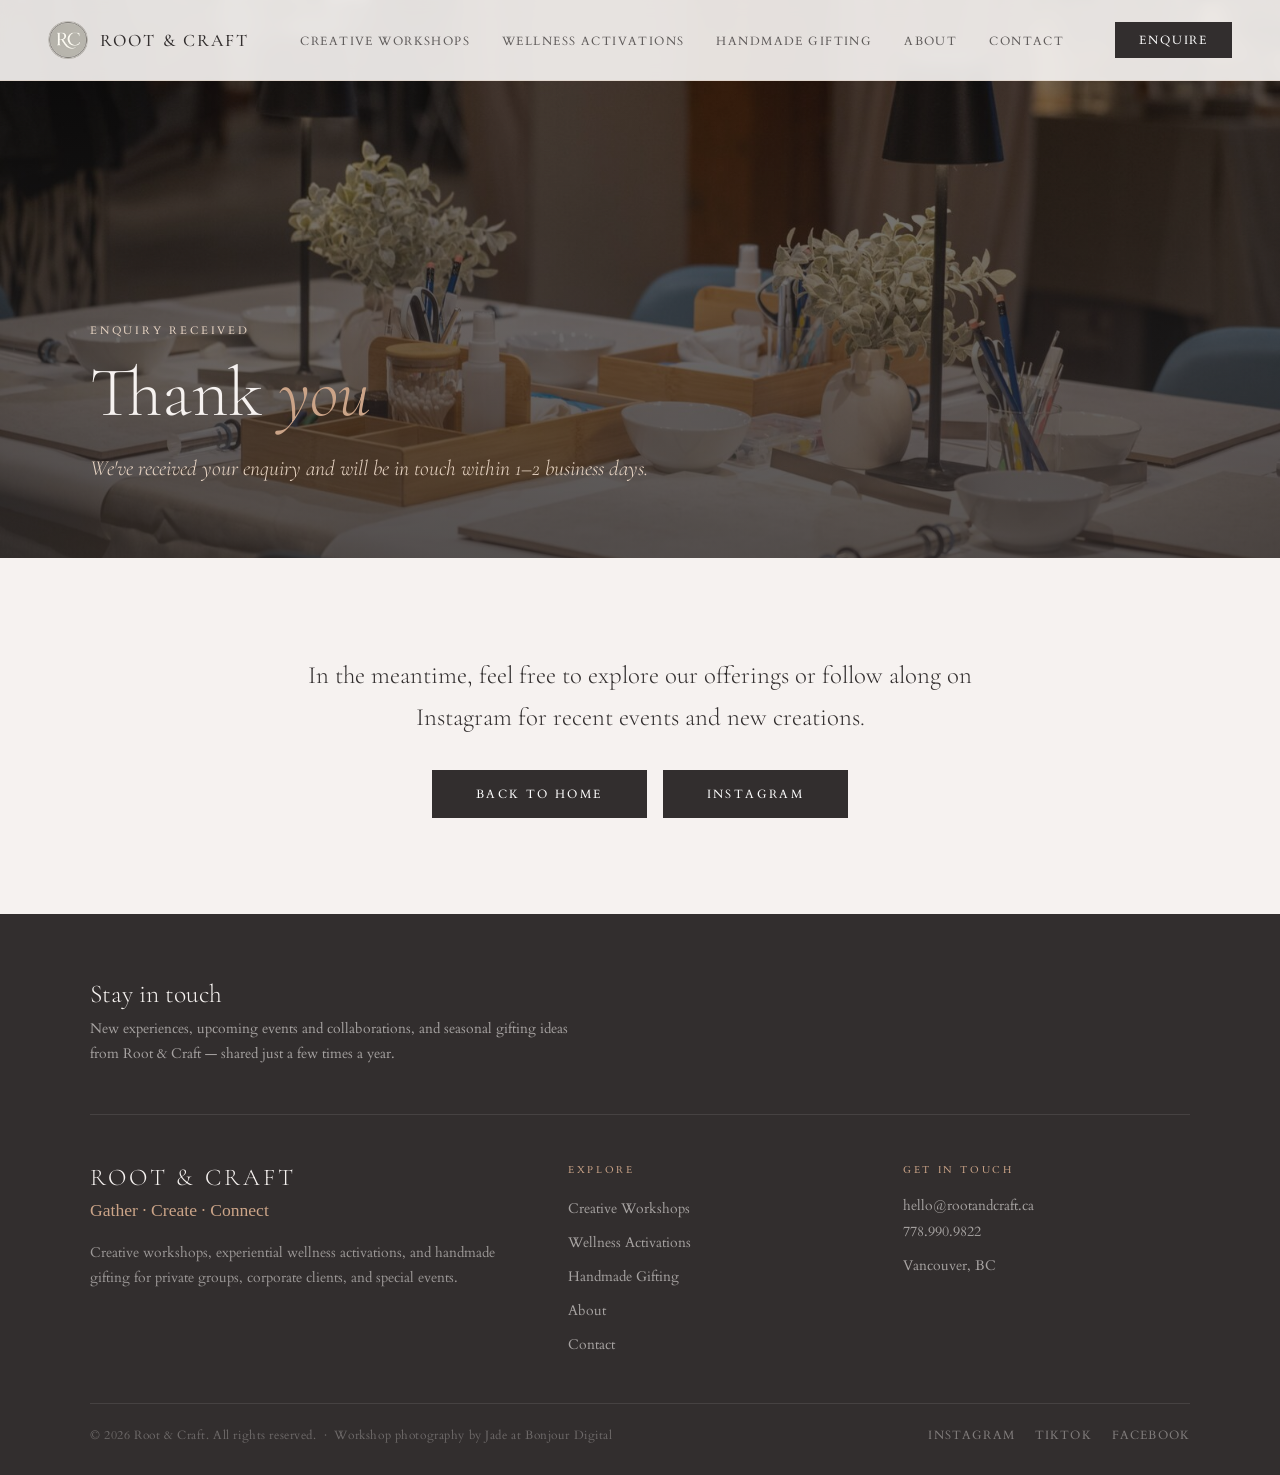
<file: thank-you/index.html>
<!DOCTYPE html>
<html lang="en">
<head>
  <meta charset="UTF-8" />
  <meta name="viewport" content="width=device-width, initial-scale=1.0" />
  <title>Thank You — Root & Craft</title>
  <meta name="robots" content="noindex" />
  <meta name="description" content="Thank you for your enquiry. We'll be in touch within 1–2 business days." />
  <link rel="canonical" href="https://rootandcraft.ca/thank-you/" />

  <meta property="og:type" content="website" />
  <meta property="og:url" content="https://rootandcraft.ca/thank-you/" />
  <meta property="og:title" content="Thank You — Root & Craft" />
  <meta property="og:description" content="Thank you for your enquiry. We'll be in touch within 1–2 business days." />
  <meta property="og:image" content="https://rootandcraft.ca/images/og-share.jpg" />
  <meta property="og:locale" content="en_CA" />
  <meta property="og:site_name" content="Root &amp; Craft" />
  <meta name="twitter:card" content="summary_large_image" />
  <meta name="twitter:title" content="Thank You — Root & Craft" />
  <meta name="twitter:description" content="Thank you for your enquiry. We'll be in touch within 1–2 business days." />
  <meta name="twitter:image" content="https://rootandcraft.ca/images/og-share.jpg" />

  <link rel="icon" type="image/png" sizes="48x48" href="/images/favicon-48.png" />
  <link rel="icon" type="image/png" sizes="192x192" href="/images/favicon-192.png" />
  <link rel="apple-touch-icon" sizes="180x180" href="/apple-touch-icon.png" />
  <link rel="preconnect" href="https://fonts.googleapis.com" />
  <link rel="preconnect" href="https://fonts.gstatic.com" crossorigin />
  <link href="https://fonts.googleapis.com/css2?family=Cardo:ital,wght@0,400;0,700;1,400&family=Cormorant+Garamond:ital,wght@0,300;0,400;0,500;1,300;1,400&family=Moontime&display=swap" rel="stylesheet" />
  <!-- MailerLite Universal -->
  <script>
    (function(w,d,e,u,f,l,n){w[f]=w[f]||function(){(w[f].q=w[f].q||[])
    .push(arguments);},l=d.createElement(e),l.async=1,l.src=u,
    n=d.getElementsByTagName(e)[0],n.parentNode.insertBefore(l,n);})
    (window,document,'script','https://assets.mailerlite.com/js/universal.js','ml');
    ml('account', '2207715');
  </script>
  <!-- End MailerLite Universal -->
  <link rel="stylesheet" href="/styles.css" />
</head>
<body>

  <!-- NAV -->
  <nav>
    <a href="/" class="nav-logo">
      <img src="/images/favicon.png" alt="Root &amp; Craft" />
      <span class="nav-logo-text">Root &amp; Craft</span>
    </a>
    <ul class="nav-links" id="nav-links">
      <li class="nav-home"><a href="/">Home</a></li>
      <li><a href="/workshops/">Creative Workshops</a></li>
      <li><a href="/activations/">Wellness Activations</a></li>
      <li><a href="/gifting/">Handmade Gifting</a></li>
      <li><a href="/about/">About</a></li>
      <li><a href="/contact/">Contact</a></li>
    </ul>
    <a href="/contact/#enquire" class="nav-cta">Enquire</a>
    <button class="nav-toggle" aria-label="Menu" aria-expanded="false" aria-controls="nav-links"><span></span><span></span><span></span></button>
  </nav>

  <!-- PAGE HEADER -->
  <section class="page-hero">
    <div class="hero-bg"><img src="/images/home-tables.jpg" alt="" style="object-position: center 55%;" /></div>
    <div class="hero-overlay"></div>
    <div class="page-hero-content">
      <p class="section-label">Enquiry Received</p>
      <h1>Thank <em>you</em></h1>
      <p class="lede">We've received your enquiry and will be in touch within 1–2 business days.</p>
    </div>
  </section>

  <section class="bg-cream">
    <div class="wrap-narrow center reveal">
      <p class="lead-text">In the meantime, feel free to explore our offerings or follow along on Instagram for recent events and new creations.</p>
      <div style="display:flex; gap:1rem; justify-content:center; flex-wrap:wrap; margin-top:2rem;">
        <a href="/" class="btn-dark">Back to Home</a>
        <a href="https://www.instagram.com/root.andcraft/" target="_blank" rel="noopener" class="btn-dark">Instagram</a>
      </div>
    </div>
  </section>

  <!-- FOOTER -->
  <footer id="contact">
    <div class="footer-signup">
      <div>
        <h3>Stay in touch</h3>
        <p>New experiences, upcoming events and collaborations, and seasonal gifting ideas from Root &amp; Craft — shared just a few times a year.</p>
      </div>
      <div class="ml-embedded" data-form="6RKORC"></div>
    </div>
    <div class="footer-inner">
      <div>
        <p class="footer-brand-name">Root &amp; Craft</p>
        <p class="footer-tagline">Gather · Create · Connect</p>
        <p class="footer-desc">Creative workshops, experiential wellness activations, and handmade gifting for private groups, corporate clients, and special events.</p>
      </div>
      <div>
        <p class="footer-heading">Explore</p>
        <ul class="footer-links">
          <li><a href="/workshops/">Creative Workshops</a></li>
          <li><a href="/activations/">Wellness Activations</a></li>
          <li><a href="/gifting/">Handmade Gifting</a></li>
          <li><a href="/about/">About</a></li>
          <li><a href="/contact/">Contact</a></li>
        </ul>
      </div>
      <div>
        <p class="footer-heading">Get in Touch</p>
        <p class="footer-contact-item"><a href="mailto:hello@rootandcraft.ca">hello@rootandcraft.ca</a></p>
        <p class="footer-contact-item"><a href="tel:7789909822">778.990.9822</a></p>
        <p class="footer-contact-item" style="margin-top: 1rem;">Vancouver, BC</p>
      </div>
    </div>
    <div class="footer-bottom">
      <p class="footer-copy">© 2026 Root &amp; Craft. All rights reserved. &nbsp;·&nbsp; Workshop photography by Jade at Bonjour Digital</p>
      <div class="footer-social">
        <a href="https://www.instagram.com/root.andcraft/" target="_blank" rel="noopener">Instagram</a>
        <a href="https://www.tiktok.com/@rootcraft11" target="_blank" rel="noopener">TikTok</a>
        <a href="https://www.facebook.com/profile.php?id=61586463384878" target="_blank" rel="noopener">Facebook</a>
      </div>
    </div>
  </footer>

  <script src="/main.js"></script>
</body>
</html>
</file>
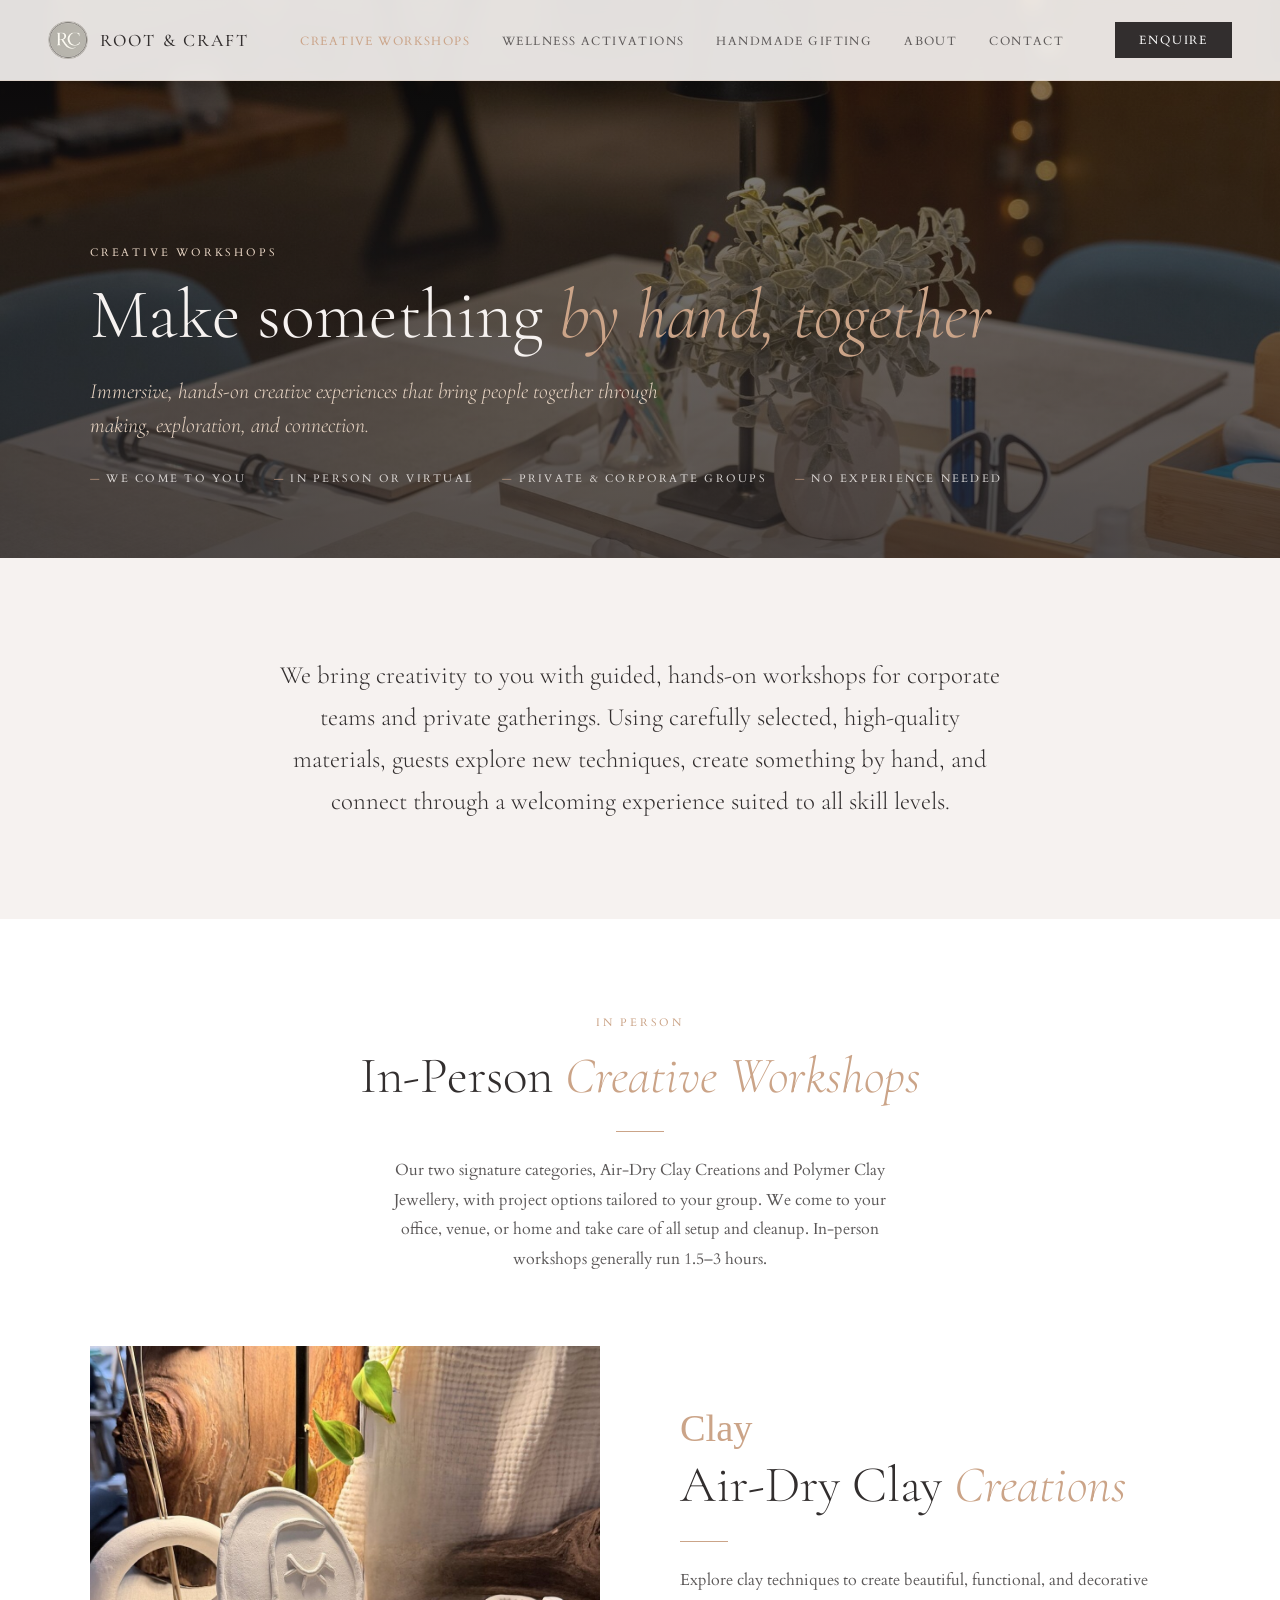
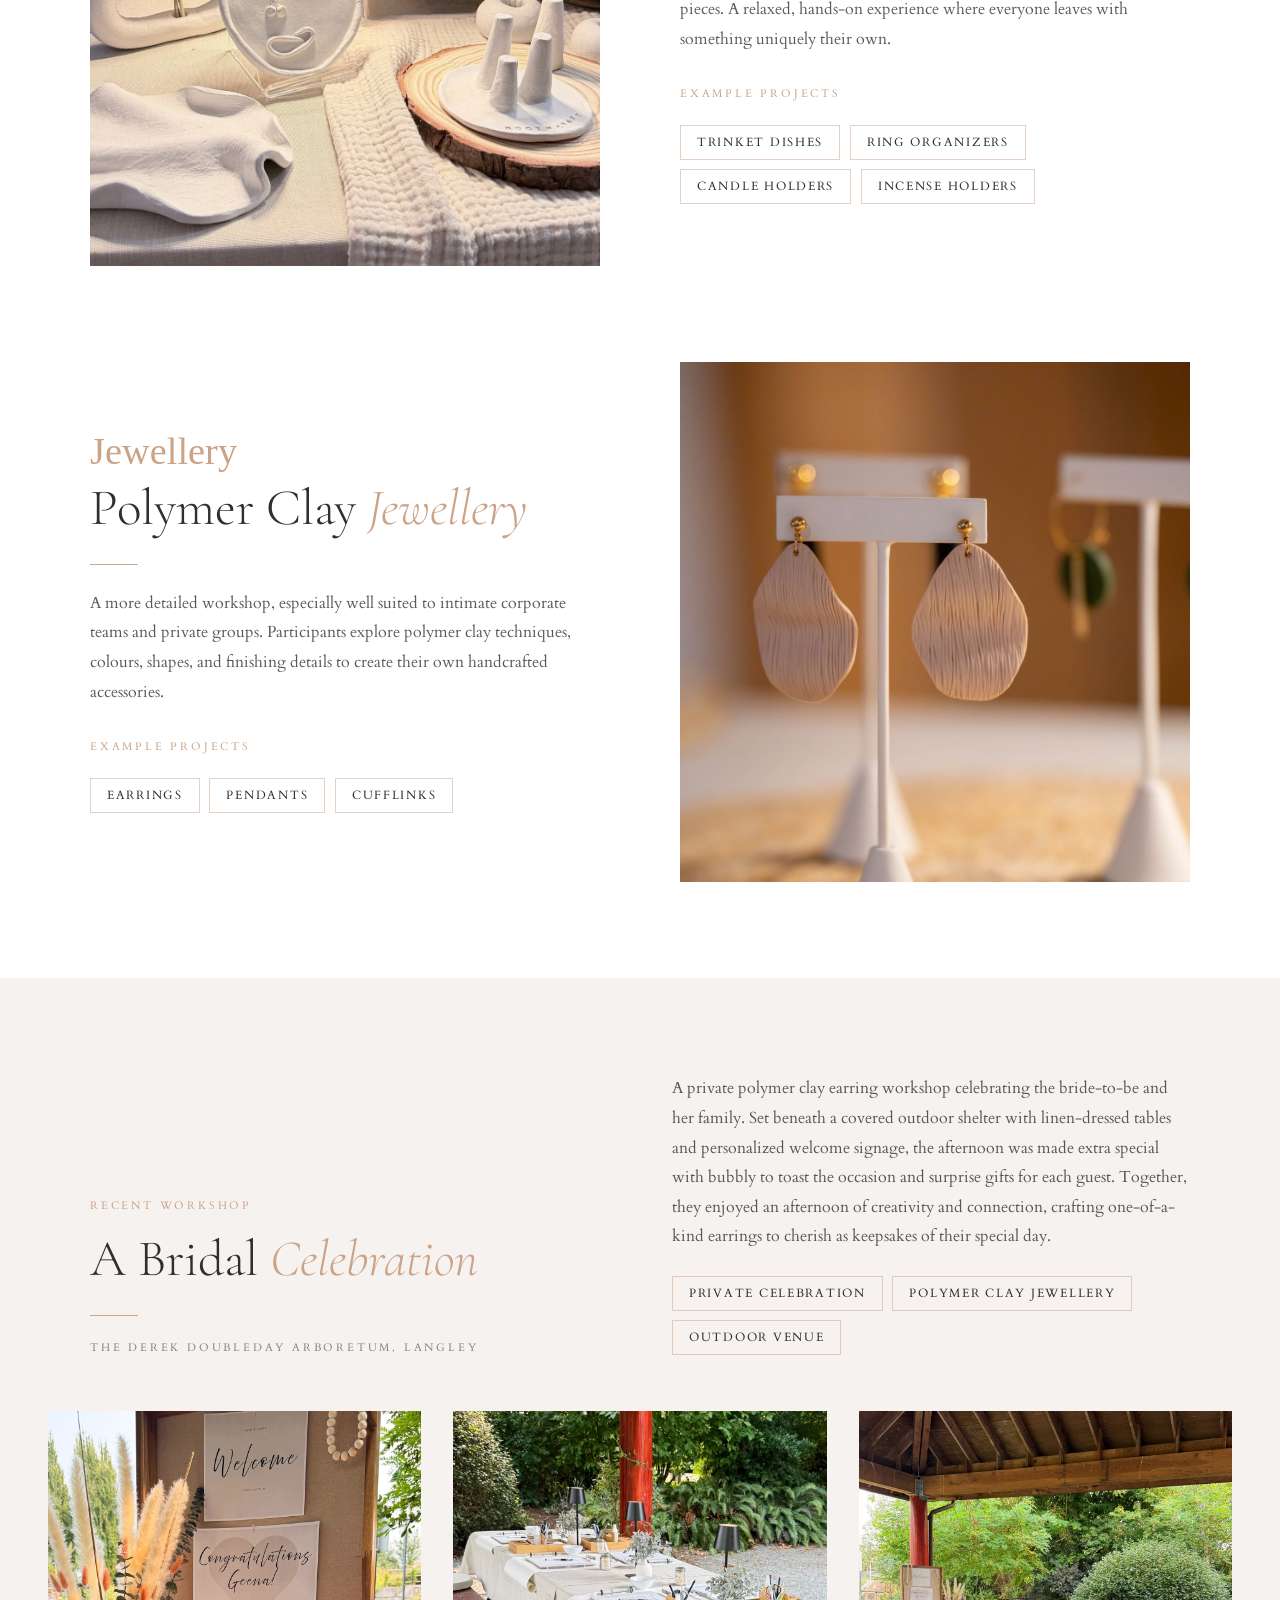
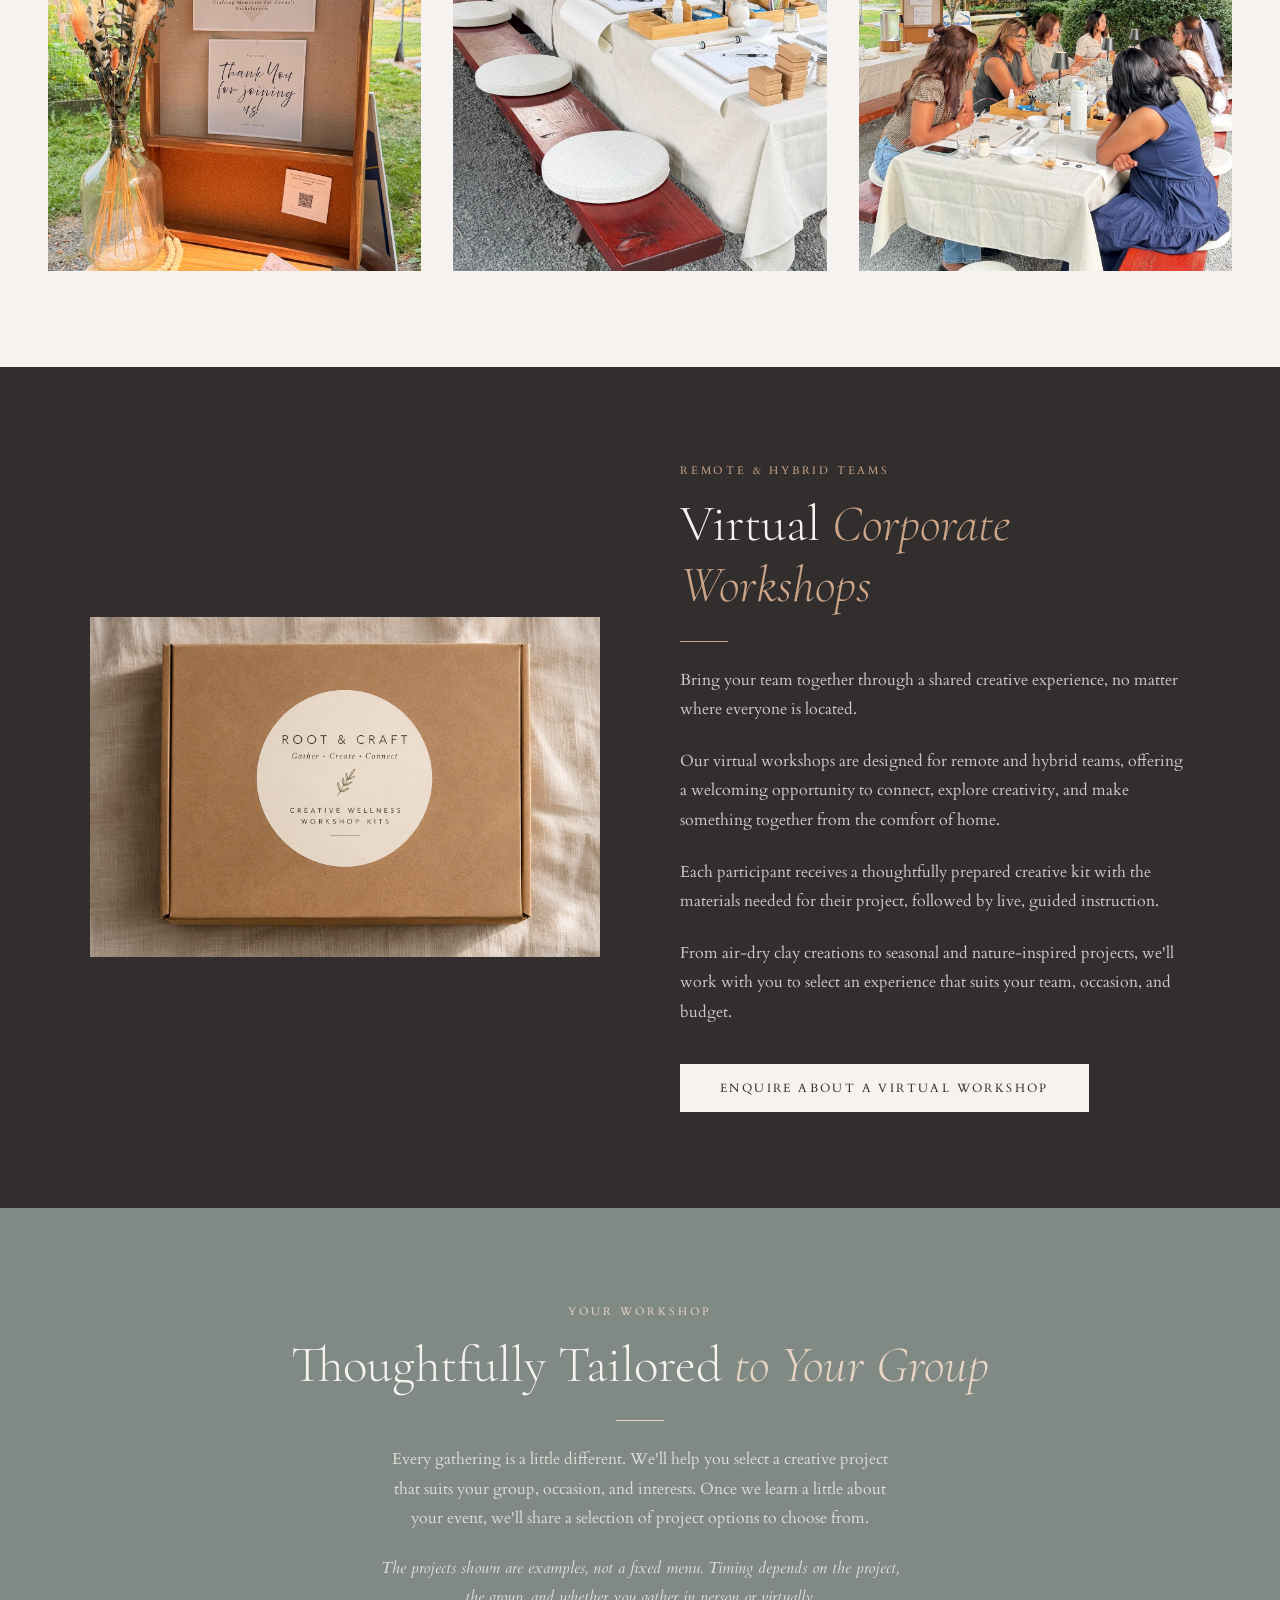
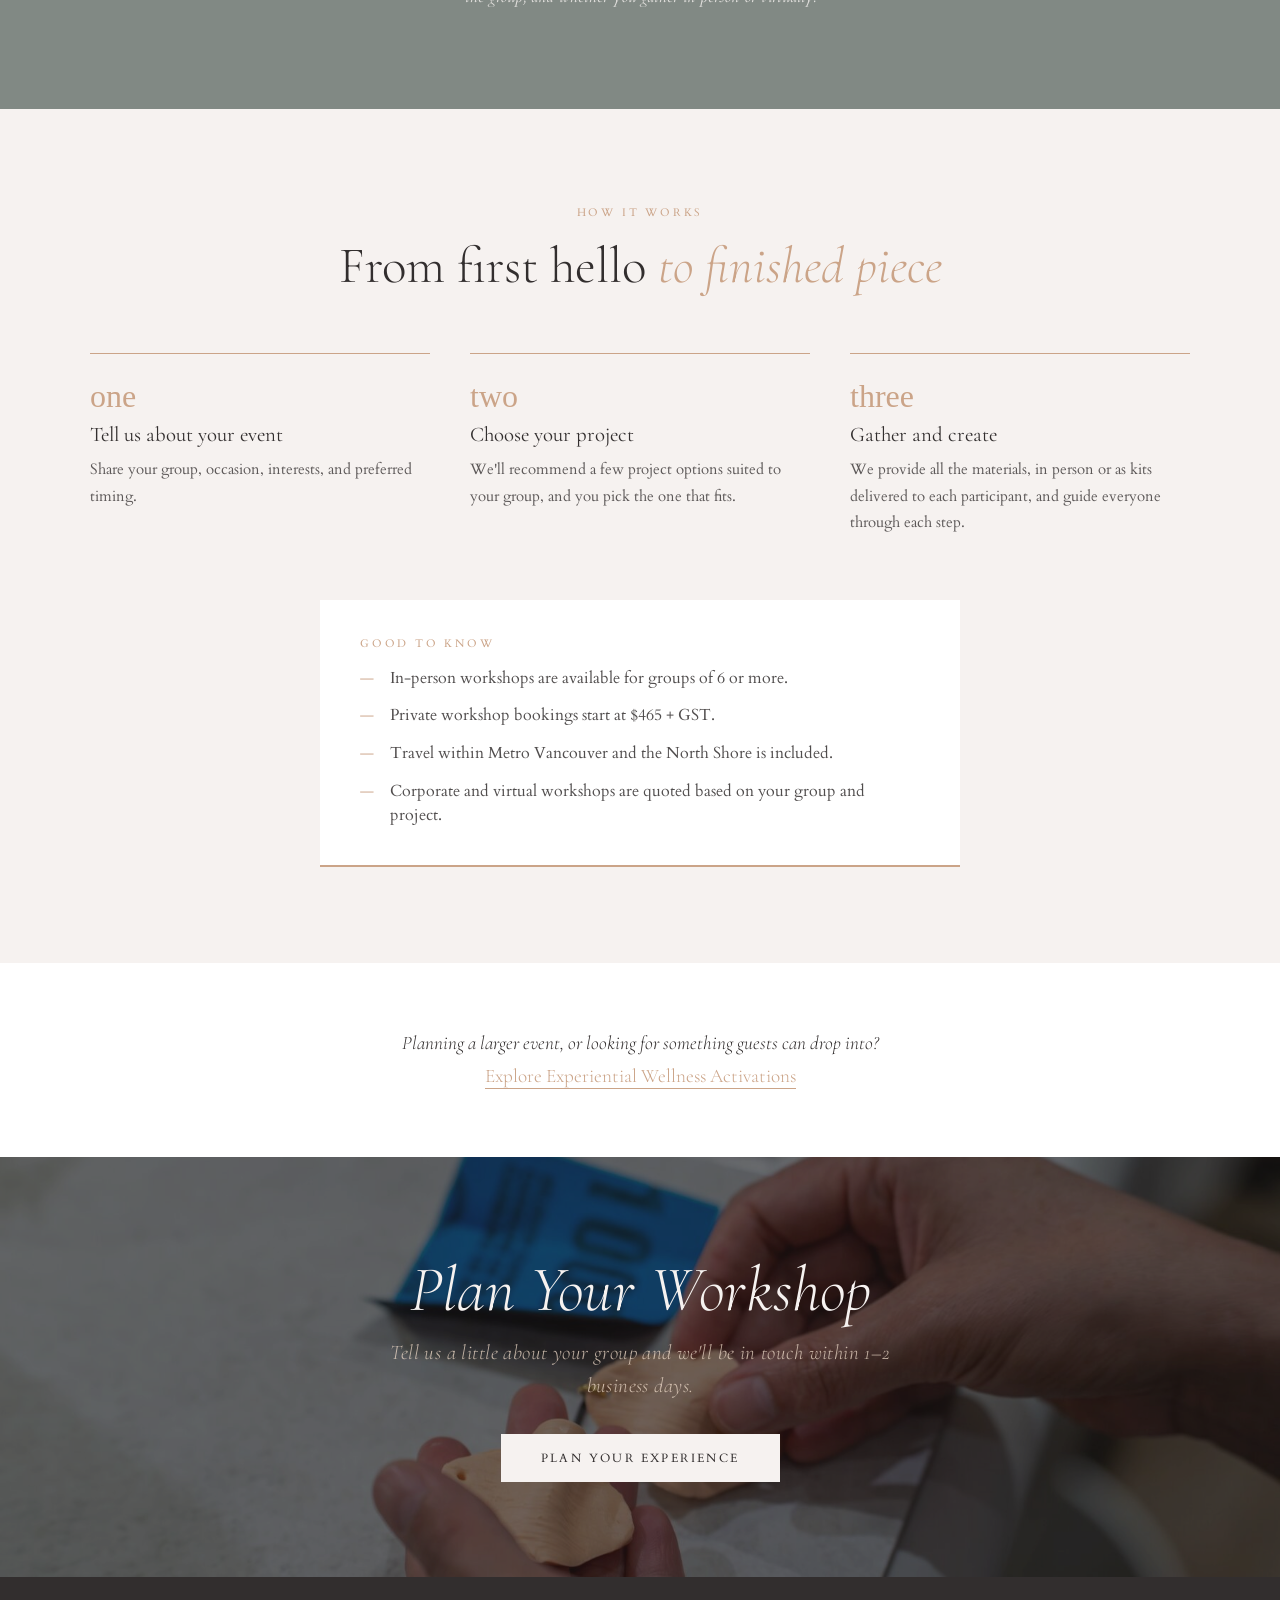
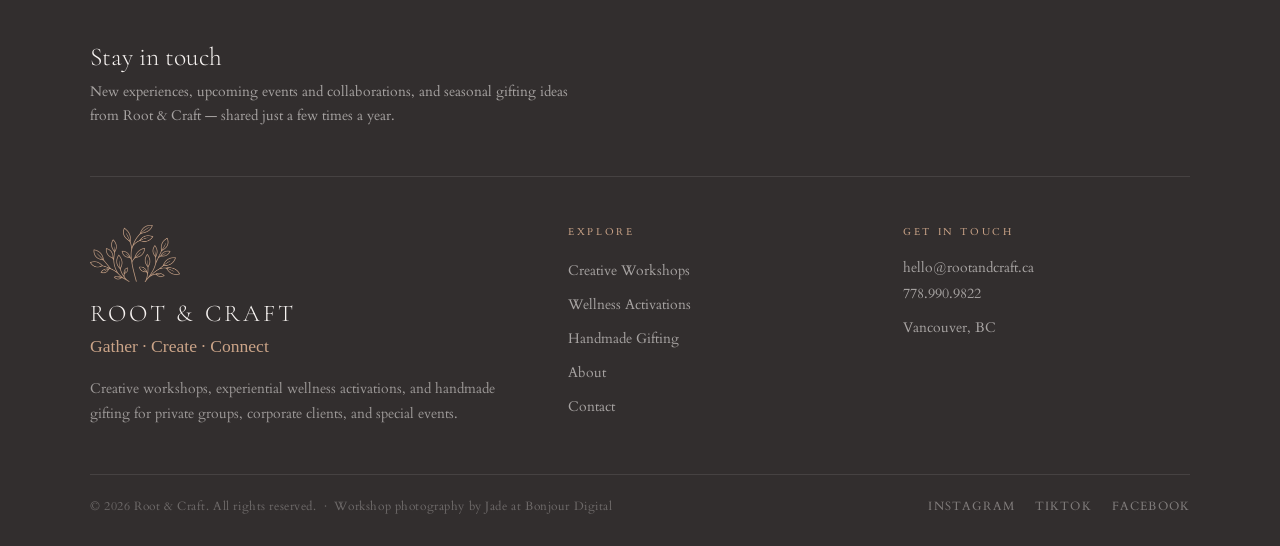
<file: workshops/index.html>
<!DOCTYPE html>
<html lang="en">
<head>
  <meta charset="UTF-8" />
  <meta name="viewport" content="width=device-width, initial-scale=1.0" />
  <title>Creative Workshops for Private & Corporate Groups — Root & Craft</title>
  <meta name="description" content="Mobile creative workshops for private and corporate groups — we come to your office, venue, or home across Metro Vancouver and the North Shore. Air-dry clay, polymer clay jewellery, and virtual team workshops." />
  <link rel="canonical" href="https://rootandcraft.ca/workshops/" />

  <meta property="og:type" content="website" />
  <meta property="og:url" content="https://rootandcraft.ca/workshops/" />
  <meta property="og:title" content="Creative Workshops for Private & Corporate Groups — Root & Craft" />
  <meta property="og:description" content="Mobile creative workshops for private and corporate groups — we come to your office, venue, or home across Metro Vancouver and the North Shore. Air-dry clay, polymer clay jewellery, and virtual team workshops." />
  <meta property="og:image" content="https://rootandcraft.ca/images/sig-air-dry-clay.jpg" />
  <meta property="og:locale" content="en_CA" />
  <meta property="og:site_name" content="Root &amp; Craft" />
  <meta name="twitter:card" content="summary_large_image" />
  <meta name="twitter:title" content="Creative Workshops for Private & Corporate Groups — Root & Craft" />
  <meta name="twitter:description" content="Mobile creative workshops for private and corporate groups — we come to your office, venue, or home across Metro Vancouver and the North Shore. Air-dry clay, polymer clay jewellery, and virtual team workshops." />
  <meta name="twitter:image" content="https://rootandcraft.ca/images/sig-air-dry-clay.jpg" />

  <link rel="icon" type="image/png" sizes="48x48" href="/images/favicon-48.png" />
  <link rel="icon" type="image/png" sizes="192x192" href="/images/favicon-192.png" />
  <link rel="apple-touch-icon" sizes="180x180" href="/apple-touch-icon.png" />
  <link rel="preconnect" href="https://fonts.googleapis.com" />
  <link rel="preconnect" href="https://fonts.gstatic.com" crossorigin />
  <link href="https://fonts.googleapis.com/css2?family=Cardo:ital,wght@0,400;0,700;1,400&family=Cormorant+Garamond:ital,wght@0,300;0,400;0,500;1,300;1,400&family=Moontime&display=swap" rel="stylesheet" />
  <!-- MailerLite Universal -->
  <script>
    (function(w,d,e,u,f,l,n){w[f]=w[f]||function(){(w[f].q=w[f].q||[])
    .push(arguments);},l=d.createElement(e),l.async=1,l.src=u,
    n=d.getElementsByTagName(e)[0],n.parentNode.insertBefore(l,n);})
    (window,document,'script','https://assets.mailerlite.com/js/universal.js','ml');
    ml('account', '2207715');
  </script>
  <!-- End MailerLite Universal -->
  <link rel="stylesheet" href="/styles.css" />
</head>
<body>

  <!-- NAV -->
  <nav>
    <a href="/" class="nav-logo">
      <img src="/images/favicon.png" alt="Root &amp; Craft" />
      <span class="nav-logo-text">Root &amp; Craft</span>
    </a>
    <ul class="nav-links" id="nav-links">
      <li class="nav-home"><a href="/">Home</a></li>
      <li><a href="/workshops/" class="active" aria-current="page">Creative Workshops</a></li>
      <li><a href="/activations/">Wellness Activations</a></li>
      <li><a href="/gifting/">Handmade Gifting</a></li>
      <li><a href="/about/">About</a></li>
      <li><a href="/contact/">Contact</a></li>
    </ul>
    <a href="/contact/#enquire" class="nav-cta">Enquire</a>
    <button class="nav-toggle" aria-label="Menu" aria-expanded="false" aria-controls="nav-links"><span></span><span></span><span></span></button>
  </nav>

  <!-- PAGE HEADER -->
  <section class="page-hero">
    <div class="hero-bg"><img src="/images/ws-table-lamp.jpg" alt="" /></div>
    <div class="hero-overlay"></div>
    <div class="page-hero-content">
      <p class="section-label">Creative Workshops</p>
      <h1>Make something <em>by hand, together</em></h1>
      <p class="lede">Immersive, hands-on creative experiences that bring people together through making, exploration, and connection.</p>
      <div class="meta-row"><span>We come to you</span><span>In person or virtual</span><span>Private &amp; corporate groups</span><span>No experience needed</span></div>
    </div>
  </section>

  <!-- INTRO -->
  <section class="bg-cream">
    <div class="wrap-narrow center reveal">
      <p class="lead-text">We bring creativity to you with guided, hands-on workshops for corporate teams and private gatherings. Using carefully selected, high-quality materials, guests explore new techniques, create something by hand, and connect through a welcoming experience suited to all skill levels.</p>
    </div>
  </section>

  <!-- IN-PERSON WORKSHOPS -->
  <section class="bg-white">
    <div class="wrap-narrow center reveal" style="margin-bottom: 4.5rem;">
      <p class="section-label">In Person</p>
      <h2 class="section-title">In-Person <em>Creative Workshops</em></h2>
      <div class="divider"></div>
      <p class="section-body">Our two signature categories, Air-Dry Clay Creations and Polymer Clay Jewellery, with project options tailored to your group. We come to your office, venue, or home and take care of all setup and cleanup. In-person workshops generally run 1.5–3 hours.</p>
    </div>
    <div class="split">
      <div class="split-media reveal"><img src="/images/ws-air-dry-collection.jpg" alt="Air-dry clay pieces: a bud vase, face plaque, trinket dish and ring holder" /></div>
      <div class="reveal">
        <span class="split-num">Clay</span>
        <h2 class="section-title">Air-Dry Clay <em>Creations</em></h2>
        <div class="divider"></div>
        <p class="section-body">Explore clay techniques to create beautiful, functional, and decorative pieces. A relaxed, hands-on experience where everyone leaves with something uniquely their own.</p>
        <p class="section-label" style="margin-top: 2rem; margin-bottom: 0;">Example projects</p>
        <ul class="tag-list"><li>Trinket dishes</li><li>Ring organizers</li><li>Candle holders</li><li>Incense holders</li></ul>
      </div>
    </div>
    <div class="split reverse">
      <div class="split-media reveal"><img src="/images/ws-earrings.jpg" alt="Handmade polymer clay earrings made in a Root &amp; Craft workshop" /></div>
      <div class="reveal">
        <span class="split-num">Jewellery</span>
        <h2 class="section-title">Polymer Clay <em>Jewellery</em></h2>
        <div class="divider"></div>
        <p class="section-body">A more detailed workshop, especially well suited to intimate corporate teams and private groups. Participants explore polymer clay techniques, colours, shapes, and finishing details to create their own handcrafted accessories.</p>
        <p class="section-label" style="margin-top: 2rem; margin-bottom: 0;">Example projects</p>
        <ul class="tag-list"><li>Earrings</li><li>Pendants</li><li>Cufflinks</li></ul>
      </div>
    </div>
  </section>

  <!-- RECENT WORKSHOP -->
  <section class="bg-cream">
    <div class="wrap" style="max-width: 1200px;">
      <div class="two-col reveal" style="margin-bottom: 3.5rem; align-items: end;">
        <div>
          <p class="section-label">Recent Workshop</p>
          <h2 class="section-title">A Bridal <em>Celebration</em></h2>
          <div class="divider"></div>
          <p class="section-label" style="color: var(--sage); margin-bottom: 0;">The Derek Doubleday Arboretum, Langley</p>
        </div>
        <div>
          <p class="section-body">A private polymer clay earring workshop celebrating the bride-to-be and her family. Set beneath a covered outdoor shelter with linen-dressed tables and personalized welcome signage, the afternoon was made extra special with bubbly to toast the occasion and surprise gifts for each guest. Together, they enjoyed an afternoon of creativity and connection, crafting one-of-a-kind earrings to cherish as keepsakes of their special day.</p>
          <ul class="tag-list"><li>Private celebration</li><li>Polymer clay jewellery</li><li>Outdoor venue</li></ul>
        </div>
      </div>
      <div class="card-grid-3 project-photos">
        <div class="reveal"><img src="/images/workshop-bachelorette-welcome.jpg" alt="Root &amp; Craft welcome signage for a bridal celebration workshop" /></div>
        <div class="reveal"><img src="/images/workshop-bachelorette-setup.jpg" alt="Linen-dressed workshop tables set under a garden shelter" /></div>
        <div class="reveal"><img src="/images/workshop-bachelorette-guests.jpg" alt="Guests making polymer clay earrings at a bridal celebration workshop" /></div>
      </div>
    </div>
  </section>

  <!-- VIRTUAL WORKSHOPS -->
  <section class="bg-charcoal" id="virtual">
    <div class="split">
      <div class="split-media split-media-landscape reveal"><img src="/images/virtual-kit-box.jpg" alt="Root &amp; Craft creative wellness workshop kit box" /></div>
      <div class="reveal">
        <p class="section-label">Remote &amp; Hybrid Teams</p>
        <h2 class="section-title">Virtual <em>Corporate Workshops</em></h2>
        <div class="divider"></div>
        <p class="section-body">Bring your team together through a shared creative experience, no matter where everyone is located.</p>
        <br />
        <p class="section-body">Our virtual workshops are designed for remote and hybrid teams, offering a welcoming opportunity to connect, explore creativity, and make something together from the comfort of home.</p>
        <br />
        <p class="section-body">Each participant receives a thoughtfully prepared creative kit with the materials needed for their project, followed by live, guided instruction.</p>
        <br />
        <p class="section-body">From air-dry clay creations to seasonal and nature-inspired projects, we'll work with you to select an experience that suits your team, occasion, and budget.</p>
        <a href="/contact/#enquire" class="btn-primary" style="margin-top: 2.25rem;">Enquire About a Virtual Workshop</a>
      </div>
    </div>
  </section>

  <!-- TAILORED -->
  <section class="bg-sage">
    <div class="wrap-narrow center reveal">
      <p class="section-label">Your Workshop</p>
      <h2 class="section-title">Thoughtfully Tailored <em>to Your Group</em></h2>
      <div class="divider" style="background: var(--clay-light);"></div>
      <p class="section-body">Every gathering is a little different. We'll help you select a creative project that suits your group, occasion, and interests. Once we learn a little about your event, we'll share a selection of project options to choose from.</p>
      <p class="section-body" style="margin-top: 1.25rem; font-style: italic;">The projects shown are examples, not a fixed menu. Timing depends on the project, the group, and whether you gather in person or virtually.</p>
    </div>
  </section>

  <!-- HOW IT WORKS -->
  <section class="bg-cream">
    <div class="wrap">
      <div class="center reveal">
        <p class="section-label">How It Works</p>
        <h2 class="section-title">From first hello <em>to finished piece</em></h2>
      </div>
      <div class="steps">
        <div class="step reveal"><span class="step-num">one</span><h3>Tell us about your event</h3><p>Share your group, occasion, interests, and preferred timing.</p></div>
        <div class="step reveal"><span class="step-num">two</span><h3>Choose your project</h3><p>We'll recommend a few project options suited to your group, and you pick the one that fits.</p></div>
        <div class="step reveal"><span class="step-num">three</span><h3>Gather and create</h3><p>We provide all the materials, in person or as kits delivered to each participant, and guide everyone through each step.</p></div>
      </div>
      <div class="good-to-know reveal">
        <p class="section-label">Good to Know</p>
        <ul class="dash-list">
          <li>In-person workshops are available for groups of 6 or more.</li>
          <li>Private workshop bookings start at $465 + GST.</li>
          <li>Travel within Metro Vancouver and the North Shore is included.</li>
          <li>Corporate and virtual workshops are quoted based on your group and project.</li>
        </ul>
      </div>
    </div>
  </section>

  <!-- CROSS-LINK -->
  <section class="bg-white" style="padding-top: 4rem; padding-bottom: 4rem;">
    <p class="cross-note reveal">Planning a larger event, or looking for something guests can drop into?<br /><a href="/activations/">Explore Experiential Wellness Activations</a></p>
  </section>

  <!-- CTA BANNER -->
  <div class="cta-banner">
    <div class="cta-banner-bg"><img src="/images/ws-hands-finishing.jpg" alt="" /></div>
    <div class="cta-banner-overlay"></div>
    <div class="cta-banner-content reveal">
      <h2>Plan Your Workshop</h2>
      <p class="cta-plain">Tell us a little about your group and we'll be in touch within 1–2 business days.</p>
      <a href="/contact/#enquire" class="btn-primary">Plan Your Experience</a>
    </div>
  </div>

  <!-- FOOTER -->
  <footer id="contact">
    <div class="footer-signup">
      <div>
        <h3>Stay in touch</h3>
        <p>New experiences, upcoming events and collaborations, and seasonal gifting ideas from Root &amp; Craft — shared just a few times a year.</p>
      </div>
      <div class="ml-embedded" data-form="6RKORC"></div>
    </div>
    <div class="footer-inner">
      <div>
        <img class="footer-sprig" src="/images/sprig-clay.png" alt="" aria-hidden="true" width="90" />
        <p class="footer-brand-name">Root &amp; Craft</p>
        <p class="footer-tagline">Gather · Create · Connect</p>
        <p class="footer-desc">Creative workshops, experiential wellness activations, and handmade gifting for private groups, corporate clients, and special events.</p>
      </div>
      <div>
        <p class="footer-heading">Explore</p>
        <ul class="footer-links">
          <li><a href="/workshops/">Creative Workshops</a></li>
          <li><a href="/activations/">Wellness Activations</a></li>
          <li><a href="/gifting/">Handmade Gifting</a></li>
          <li><a href="/about/">About</a></li>
          <li><a href="/contact/">Contact</a></li>
        </ul>
      </div>
      <div>
        <p class="footer-heading">Get in Touch</p>
        <p class="footer-contact-item"><a href="mailto:hello@rootandcraft.ca">hello@rootandcraft.ca</a></p>
        <p class="footer-contact-item"><a href="tel:7789909822">778.990.9822</a></p>
        <p class="footer-contact-item" style="margin-top: 1rem;">Vancouver, BC</p>
      </div>
    </div>
    <div class="footer-bottom">
      <p class="footer-copy">© 2026 Root &amp; Craft. All rights reserved. &nbsp;·&nbsp; Workshop photography by Jade at Bonjour Digital</p>
      <div class="footer-social">
        <a href="https://www.instagram.com/root.andcraft/" target="_blank" rel="noopener">Instagram</a>
        <a href="https://www.tiktok.com/@rootcraft11" target="_blank" rel="noopener">TikTok</a>
        <a href="https://www.facebook.com/profile.php?id=61586463384878" target="_blank" rel="noopener">Facebook</a>
      </div>
    </div>
  </footer>

  <script src="/main.js"></script>
</body>
</html>
</file>
<file: styles.css>
/* ─── CSS Variables ─── */
:root {
  --charcoal:  #322e2e;
  --sage:      #818984;
  --cream:     #f6f2f0;
  --clay:      #cba488;
  --clay-light:#e8d5c4;
  --white:     #ffffff;
  --text:      #322e2e;
  --font-serif: 'Cardo', Georgia, serif;
  --font-display: 'Cormorant Garamond', Georgia, serif;
  --font-script: 'Moontime', cursive;
}

/* ─── Reset & Base ─── */
*, *::before, *::after { box-sizing: border-box; margin: 0; padding: 0; }

html { scroll-behavior: smooth; }

body {
  font-family: var(--font-serif);
  background: var(--cream);
  color: var(--text);
  overflow-x: hidden;
}

img { display: block; width: 100%; height: 100%; object-fit: cover; }

a { color: inherit; text-decoration: none; }

/* ─── Nav ─── */
nav {
  position: fixed;
  top: 0; left: 0; right: 0;
  z-index: 100;
  display: flex;
  align-items: center;
  justify-content: space-between;
  padding: 1.25rem 3rem;
  background: rgba(246, 242, 240, 0.92);
  backdrop-filter: blur(8px);
  border-bottom: 1px solid rgba(203, 164, 136, 0.2);
  transition: all 0.3s ease;
}

.nav-logo {
  display: flex;
  align-items: center;
  gap: 0.75rem;
}

.nav-logo img {
  width: 40px;
  height: 40px;
  object-fit: contain;
  border-radius: 50%;
}

.nav-logo-text {
  font-family: var(--font-display);
  font-size: 1.1rem;
  font-weight: 500;
  letter-spacing: 0.12em;
  text-transform: uppercase;
  color: var(--charcoal);
}

.nav-links {
  display: flex;
  gap: 2.5rem;
  list-style: none;
}

.nav-links a {
  font-family: var(--font-serif);
  font-size: 0.8rem;
  letter-spacing: 0.15em;
  text-transform: uppercase;
  color: var(--charcoal);
  opacity: 0.75;
  transition: opacity 0.2s;
}

.nav-links a:hover { opacity: 1; }

.nav-cta {
  font-family: var(--font-serif);
  font-size: 0.75rem;
  letter-spacing: 0.15em;
  text-transform: uppercase;
  color: var(--white);
  background: var(--charcoal);
  padding: 0.65rem 1.5rem;
  border: none;
  cursor: pointer;
  transition: background 0.2s;
}

.nav-cta:hover { background: var(--sage); }

/* ─── Hero ─── */
.hero {
  position: relative;
  height: 100vh;
  min-height: 680px;
  display: flex;
  align-items: center;
  justify-content: center;
  overflow: hidden;
}

.hero-bg {
  position: absolute;
  inset: 0;
  z-index: 0;
}

.hero-bg img {
  width: 100%;
  height: 100%;
  object-fit: cover;
  object-position: center 30%;
  filter: brightness(0.72);
}

.hero-overlay {
  position: absolute;
  inset: 0;
  background: linear-gradient(
    to bottom,
    rgba(50, 46, 46, 0.1) 0%,
    rgba(50, 46, 46, 0.35) 60%,
    rgba(50, 46, 46, 0.55) 100%
  );
  z-index: 1;
}

.hero-content {
  position: relative;
  z-index: 2;
  text-align: center;
  color: var(--cream);
  padding: 0 1.5rem;
  animation: fadeUp 1.2s ease both;
}

.hero-eyebrow {
  font-family: var(--font-script);
  font-size: 2.2rem;
  color: var(--clay);
  margin-bottom: 0.5rem;
  opacity: 0;
  animation: fadeUp 1s ease 0.3s both;
}

.hero-title {
  font-family: var(--font-display);
  font-size: clamp(3.5rem, 8vw, 7rem);
  font-weight: 300;
  letter-spacing: 0.08em;
  text-transform: uppercase;
  line-height: 1;
  margin-bottom: 1.25rem;
  opacity: 0;
  animation: fadeUp 1s ease 0.5s both;
}

.hero-tagline {
  font-family: var(--font-display);
  font-size: clamp(1rem, 2vw, 1.35rem);
  font-style: italic;
  font-weight: 300;
  letter-spacing: 0.2em;
  color: var(--clay-light);
  margin-bottom: 2.5rem;
  opacity: 0;
  animation: fadeUp 1s ease 0.7s both;
}

.hero-buttons {
  display: flex;
  gap: 1rem;
  justify-content: center;
  flex-wrap: wrap;
  opacity: 0;
  animation: fadeUp 1s ease 0.9s both;
}

.btn-primary {
  display: inline-block;
  font-family: var(--font-serif);
  font-size: 0.75rem;
  letter-spacing: 0.2em;
  text-transform: uppercase;
  color: var(--charcoal);
  background: var(--cream);
  padding: 1rem 2.5rem;
  transition: all 0.25s;
}

.btn-primary:hover {
  background: var(--clay);
  color: var(--white);
}

.btn-outline {
  display: inline-block;
  font-family: var(--font-serif);
  font-size: 0.75rem;
  letter-spacing: 0.2em;
  text-transform: uppercase;
  color: var(--cream);
  background: transparent;
  border: 1px solid rgba(246, 242, 240, 0.5);
  padding: 1rem 2.5rem;
  transition: all 0.25s;
}

.btn-outline:hover {
  border-color: var(--clay);
  color: var(--clay);
}

.hero-scroll {
  position: absolute;
  bottom: 2rem;
  left: 50%;
  transform: translateX(-50%);
  z-index: 2;
  display: flex;
  flex-direction: column;
  align-items: center;
  gap: 0.5rem;
  color: var(--cream);
  opacity: 0.6;
  animation: fadeUp 1s ease 1.2s both;
}

.hero-scroll span {
  font-size: 0.65rem;
  letter-spacing: 0.2em;
  text-transform: uppercase;
}

.scroll-line {
  width: 1px;
  height: 40px;
  background: var(--cream);
  animation: scrollPulse 2s ease-in-out infinite;
}

/* ─── Section Shared ─── */
section { padding: 6rem 3rem; }

.section-label {
  font-size: 0.7rem;
  letter-spacing: 0.25em;
  text-transform: uppercase;
  color: var(--clay);
  margin-bottom: 1rem;
}

.section-title {
  font-family: var(--font-display);
  font-size: clamp(2rem, 4vw, 3.2rem);
  font-weight: 300;
  line-height: 1.2;
  color: var(--charcoal);
  margin-bottom: 1.5rem;
}

.section-title em {
  font-style: italic;
  color: var(--clay);
}

.section-body {
  font-size: 1rem;
  line-height: 1.85;
  color: var(--charcoal);
  opacity: 0.8;
  max-width: 520px;
}

.divider {
  width: 48px;
  height: 1px;
  background: var(--clay);
  margin: 1.5rem 0;
}

/* ─── Intro / About Strip ─── */
.intro {
  background: var(--charcoal);
  padding: 4rem 3rem;
  text-align: center;
}

.intro-inner {
  max-width: 700px;
  margin: 0 auto;
}

.intro p {
  font-family: var(--font-display);
  font-size: clamp(1.3rem, 2.5vw, 1.75rem);
  font-weight: 300;
  font-style: italic;
  line-height: 1.7;
  color: var(--cream);
  opacity: 0.92;
}

.intro p span {
  color: var(--clay);
}

/* ─── About Section ─── */
.about {
  display: grid;
  grid-template-columns: 1fr 1fr;
  gap: 0;
  max-width: 1200px;
  margin: 0 auto;
  padding: 6rem 3rem;
}

.about-image {
  position: relative;
  height: 580px;
  overflow: hidden;
}

.about-image img {
  transition: transform 0.6s ease;
}

.about-image:hover img { transform: scale(1.03); }

.about-image-accent {
  position: absolute;
  bottom: -1.5rem;
  right: -1.5rem;
  width: 180px;
  height: 180px;
  border: 1px solid var(--clay);
  z-index: -1;
}

.about-content {
  padding: 3rem 0 3rem 4rem;
  display: flex;
  flex-direction: column;
  justify-content: center;
}

.about-signature {
  font-family: var(--font-script);
  font-size: 2.8rem;
  color: var(--clay);
  margin-top: 1.5rem;
}

/* ─── Workshop Section ─── */
.workshop {
  background: var(--cream);
  padding: 6rem 3rem;
}

.workshop-inner {
  max-width: 1200px;
  margin: 0 auto;
}

.workshop-header {
  text-align: center;
  margin-bottom: 4rem;
}

.workshop-grid {
  display: grid;
  grid-template-columns: repeat(3, 1fr);
  gap: 2px;
}

.workshop-grid-4 {
  grid-template-columns: repeat(4, 1fr);
}

.workshop-card {
  position: relative;
  overflow: hidden;
  cursor: pointer;
}

.workshop-card-img {
  height: 380px;
  overflow: hidden;
}

.workshop-card-img img {
  transition: transform 0.6s ease;
}

.workshop-card:hover .workshop-card-img img {
  transform: scale(1.05);
}

.workshop-card-overlay {
  position: absolute;
  inset: 0;
  background: linear-gradient(to top, rgba(50,46,46,0.8) 0%, transparent 50%);
  display: flex;
  flex-direction: column;
  justify-content: flex-end;
  padding: 1.75rem;
}

.workshop-card-label {
  font-size: 0.65rem;
  letter-spacing: 0.2em;
  text-transform: uppercase;
  color: var(--clay);
  margin-bottom: 0.4rem;
}

.workshop-card-title {
  font-family: var(--font-display);
  font-size: 1.4rem;
  font-weight: 400;
  color: var(--cream);
  line-height: 1.3;
}

.workshop-cta {
  text-align: center;
  margin-top: 3rem;
}

.btn-dark {
  display: inline-block;
  font-family: var(--font-serif);
  font-size: 0.75rem;
  letter-spacing: 0.2em;
  text-transform: uppercase;
  color: var(--white);
  background: var(--charcoal);
  padding: 1rem 2.75rem;
  transition: background 0.25s;
}

.btn-dark:hover { background: var(--sage); }

/* ─── Offerings ─── */
.offerings {
  background: var(--charcoal);
  padding: 6rem 3rem;
}

.offerings-inner {
  max-width: 1100px;
  margin: 0 auto;
}

.offerings-header {
  text-align: center;
  margin-bottom: 4rem;
}

.offerings-header .section-title { color: var(--cream); }
.offerings-header .section-label { color: var(--clay); }

.offerings-grid {
  display: grid;
  grid-template-columns: repeat(3, 1fr);
  gap: 1.5rem;
}

.offering-card {
  background: rgba(246, 242, 240, 0.05);
  border: 1px solid rgba(203, 164, 136, 0.2);
  padding: 2.5rem 2rem;
  transition: border-color 0.3s ease, background 0.3s ease;
}

.offering-card:hover {
  border-color: var(--clay);
  background: rgba(203, 164, 136, 0.08);
}

a.offering-card {
  display: block;
  cursor: pointer;
}

.offering-icon {
  font-family: var(--font-script);
  font-size: 2.2rem;
  color: var(--clay);
  margin-bottom: 1rem;
  display: block;
}

.offering-title {
  font-family: var(--font-display);
  font-size: 1.35rem;
  font-weight: 400;
  color: var(--cream);
  margin-bottom: 0.75rem;
}

.offering-desc {
  font-size: 0.9rem;
  line-height: 1.8;
  color: var(--cream);
  opacity: 0.65;
}

.offerings-cta {
  text-align: center;
  margin-top: 3.5rem;
}

@media (max-width: 768px) {
  .offerings-grid { grid-template-columns: 1fr; }
}

/* ─── Experience / What to Expect ─── */
.experience {
  background: var(--charcoal);
  padding: 6rem 3rem;
}

.experience-inner {
  max-width: 1100px;
  margin: 0 auto;
  display: grid;
  grid-template-columns: 1fr 1fr;
  gap: 5rem;
  align-items: center;
}

.experience-content .section-title { color: var(--cream); }
.experience-content .section-label { color: var(--clay); }
.experience-content .section-body { color: var(--cream); opacity: 0.75; }
.experience-content .divider { background: var(--clay); }

.experience-list {
  list-style: none;
  margin-top: 2rem;
  display: flex;
  flex-direction: column;
  gap: 1rem;
}

.experience-list li {
  display: flex;
  align-items: flex-start;
  gap: 1rem;
  color: var(--cream);
  opacity: 0.85;
  font-size: 0.95rem;
  line-height: 1.6;
}

.experience-list li::before {
  content: '—';
  color: var(--clay);
  flex-shrink: 0;
  margin-top: 0.1rem;
}

.experience-images {
  display: grid;
  grid-template-columns: 1fr 1fr;
  grid-template-rows: 260px 180px;
  gap: 6px;
}

.exp-img-1 {
  grid-column: 1 / -1;
  overflow: hidden;
}

.exp-img-2, .exp-img-3 {
  overflow: hidden;
}

.exp-img-1 img,
.exp-img-2 img,
.exp-img-3 img {
  transition: transform 0.5s ease;
}

.exp-img-1:hover img,
.exp-img-2:hover img,
.exp-img-3:hover img { transform: scale(1.04); }

/* ─── Reviews ─── */
.reviews {
  background: var(--cream);
  padding: 6rem 3rem;
  text-align: center;
}

.reviews-inner {
  max-width: 1100px;
  margin: 0 auto;
}

.reviews-grid {
  display: grid;
  grid-template-columns: repeat(3, 1fr);
  gap: 2rem;
  margin-top: 3.5rem;
}

.review-card {
  background: var(--white);
  padding: 2.5rem 2rem;
  text-align: left;
  border-bottom: 2px solid var(--clay);
}

.review-stars {
  color: var(--clay);
  font-size: 0.75rem;
  letter-spacing: 0.1em;
  margin-bottom: 1rem;
}

.review-text {
  font-family: var(--font-display);
  font-size: 1rem;
  font-style: italic;
  font-weight: 300;
  line-height: 1.8;
  color: var(--charcoal);
  opacity: 0.85;
  margin-bottom: 1.25rem;
}

.review-author {
  font-size: 0.7rem;
  letter-spacing: 0.15em;
  text-transform: uppercase;
  color: var(--sage);
}

/* ─── Gallery Strip ─── */
.gallery {
  display: grid;
  grid-template-columns: repeat(5, 1fr);
  height: 320px;
}

.gallery-item {
  overflow: hidden;
  position: relative;
}

.gallery-item img {
  transition: transform 0.5s ease;
}

.gallery-item:hover img { transform: scale(1.08); }

/* ─── CTA Banner ─── */
.cta-banner {
  position: relative;
  height: 420px;
  overflow: hidden;
  display: flex;
  align-items: center;
  justify-content: center;
}

.cta-banner-bg {
  position: absolute;
  inset: 0;
}

.cta-banner-bg img {
  filter: brightness(0.55);
}

.cta-banner-overlay {
  position: absolute;
  inset: 0;
  background: rgba(50, 46, 46, 0.3);
}

.cta-banner-content {
  position: relative;
  z-index: 2;
  text-align: center;
  color: var(--cream);
  padding: 0 2rem;
}

.cta-banner-content h2 {
  font-family: var(--font-display);
  font-size: clamp(2rem, 5vw, 4rem);
  font-weight: 300;
  font-style: italic;
  margin-bottom: 0.5rem;
}

.cta-banner-content p {
  font-size: 0.85rem;
  letter-spacing: 0.2em;
  text-transform: uppercase;
  opacity: 0.8;
  margin-bottom: 2rem;
  color: var(--clay-light);
}

/* ─── Contact / Footer ─── */
footer {
  background: var(--charcoal);
  padding: 4rem 3rem 2rem;
}

.footer-inner {
  max-width: 1100px;
  margin: 0 auto;
  display: grid;
  grid-template-columns: 1.5fr 1fr 1fr;
  gap: 3rem;
  padding-bottom: 3rem;
  border-bottom: 1px solid rgba(246, 242, 240, 0.1);
}

.footer-brand-name {
  font-family: var(--font-display);
  font-size: 1.5rem;
  font-weight: 300;
  letter-spacing: 0.12em;
  text-transform: uppercase;
  color: var(--cream);
  margin-bottom: 0.5rem;
}

.footer-tagline {
  font-family: var(--font-script);
  font-size: 1.1rem;
  color: var(--clay);
  margin-bottom: 1.25rem;
}

.footer-desc {
  font-size: 0.85rem;
  line-height: 1.8;
  color: var(--cream);
  opacity: 0.55;
}

.footer-heading {
  font-size: 0.65rem;
  letter-spacing: 0.25em;
  text-transform: uppercase;
  color: var(--clay);
  margin-bottom: 1.25rem;
}

.footer-links {
  list-style: none;
  display: flex;
  flex-direction: column;
  gap: 0.75rem;
}

.footer-links a {
  font-size: 0.85rem;
  color: var(--cream);
  opacity: 0.6;
  transition: opacity 0.2s;
}

.footer-links a:hover { opacity: 1; }

.footer-contact-item {
  font-size: 0.85rem;
  color: var(--cream);
  opacity: 0.6;
  margin-bottom: 0.5rem;
}

.footer-contact-item a {
  transition: opacity 0.2s;
}

.footer-contact-item a:hover { opacity: 1; }

.footer-bottom {
  max-width: 1100px;
  margin: 0 auto;
  padding-top: 1.5rem;
  display: flex;
  align-items: center;
  justify-content: space-between;
}

.footer-copy {
  font-size: 0.72rem;
  color: var(--cream);
  opacity: 0.3;
  letter-spacing: 0.05em;
}

.footer-social {
  display: flex;
  gap: 1.25rem;
}

.footer-social a {
  font-size: 0.72rem;
  letter-spacing: 0.1em;
  text-transform: uppercase;
  color: var(--cream);
  opacity: 0.4;
  transition: opacity 0.2s;
}

.footer-social a:hover { opacity: 0.9; }

/* ─── Mailing List ─── */
.mailing-list {
  background: var(--cream);
  padding: 6rem 3rem;
  text-align: center;
}

.mailing-list-inner {
  max-width: 560px;
  margin: 0 auto;
}

.mailing-list .section-title {
  margin-bottom: 1rem;
}

.mailing-list .section-body {
  max-width: 100%;
  margin: 0 auto 2.5rem;
  text-align: center;
}

/* ─── Social Cards ─── */
.social-section {
  background: var(--cream);
  padding: 6rem 3rem;
  text-align: center;
}

.social-section-inner {
  max-width: 860px;
  margin: 0 auto;
}

.social-sub {
  font-family: var(--font-display);
  font-size: 1rem;
  font-style: italic;
  font-weight: 300;
  color: var(--sage);
  margin-bottom: 3rem;
}

.social-cards {
  display: grid;
  grid-template-columns: repeat(3, 1fr);
  gap: 1.25rem;
  max-width: 680px;
  margin: 0 auto;
}

.social-card {
  display: flex;
  flex-direction: column;
  align-items: center;
  gap: 0.6rem;
  padding: 2rem 1rem 1.75rem;
  background: var(--white);
  border: 1px solid var(--clay-light);
  text-decoration: none;
  transition: border-color 0.25s, box-shadow 0.25s, transform 0.25s;
}

.social-card:hover {
  border-color: var(--clay);
  box-shadow: 0 4px 20px rgba(203, 164, 136, 0.18);
  transform: translateY(-3px);
}

.social-icon-wrap {
  width: 48px;
  height: 48px;
  border-radius: 50%;
  background: var(--charcoal);
  color: var(--cream);
  display: flex;
  align-items: center;
  justify-content: center;
  margin-bottom: 0.4rem;
  transition: background 0.25s;
}

.social-card:hover .social-icon-wrap {
  background: var(--clay);
}

.social-card-label {
  font-family: var(--font-display);
  font-size: 1.05rem;
  font-weight: 500;
  color: var(--charcoal);
  letter-spacing: 0.04em;
}

.social-card-handle {
  font-family: var(--font-serif);
  font-size: 0.78rem;
  color: var(--sage);
  letter-spacing: 0.03em;
}

.social-card-cta {
  font-family: var(--font-serif);
  font-size: 0.7rem;
  letter-spacing: 0.12em;
  text-transform: uppercase;
  color: var(--clay);
  margin-top: 0.25rem;
}

@media (max-width: 600px) {
  .social-cards { grid-template-columns: 1fr; max-width: 280px; }
}

/* ─── Animations ─── */
@keyframes fadeUp {
  from { opacity: 0; transform: translateY(24px); }
  to   { opacity: 1; transform: translateY(0); }
}

@keyframes scrollPulse {
  0%, 100% { transform: scaleY(1); opacity: 0.6; }
  50% { transform: scaleY(0.6); opacity: 0.3; }
}

/* ─── Scroll Reveal ─── */
.reveal {
  opacity: 0;
  transform: translateY(30px);
  transition: opacity 0.8s ease, transform 0.8s ease;
}

.reveal.visible {
  opacity: 1;
  transform: translateY(0);
}

/* ─── Mobile ─── */
@media (max-width: 768px) {
  nav { padding: 1rem 1.5rem; }
  .nav-links { display: none; }
  section { padding: 4rem 1.5rem; }
  .about { grid-template-columns: 1fr; padding: 4rem 1.5rem; }
  .about-content { padding: 2rem 0 0; }
  .about-image { height: 360px; }
  .workshop-grid, .workshop-grid-4 { grid-template-columns: 1fr; }
  .experience-inner { grid-template-columns: 1fr; gap: 3rem; }
  .reviews-grid { grid-template-columns: 1fr; }
  .gallery { grid-template-columns: repeat(3, 1fr); height: 240px; }
  .gallery-item:nth-child(4),
  .gallery-item:nth-child(5) { display: none; }
  .footer-inner { grid-template-columns: 1fr; gap: 2rem; }
  .footer-bottom { flex-direction: column; gap: 1rem; text-align: center; }
}

/* ════════════════════════════════════════════
   2026 multi-page additions
   ════════════════════════════════════════════ */

/* ─── Nav: active link + mobile menu ─── */
.nav-links { gap: 2rem; }
.nav-links a.active { opacity: 1; color: var(--clay); }
.nav-toggle {
  display: none;
  background: none;
  border: none;
  cursor: pointer;
  width: 40px; height: 40px;
  position: relative;
}
.nav-toggle span {
  position: absolute; left: 9px; right: 9px; height: 1px;
  background: var(--charcoal);
  transition: transform 0.3s, opacity 0.3s;
}
.nav-toggle span:nth-child(1) { top: 14px; }
.nav-toggle span:nth-child(2) { top: 20px; }
.nav-toggle span:nth-child(3) { top: 26px; }
nav.open .nav-toggle span:nth-child(1) { transform: translateY(6px) rotate(45deg); }
nav.open .nav-toggle span:nth-child(2) { opacity: 0; }
nav.open .nav-toggle span:nth-child(3) { transform: translateY(-6px) rotate(-45deg); }

@media (max-width: 1100px) {
  .nav-toggle { display: block; order: 3; }
  .nav-cta { margin-left: auto; margin-right: 0.75rem; }
  .nav-links {
    display: none;
    position: absolute; top: 100%; left: 0; right: 0;
    flex-direction: column; gap: 0;
    background: var(--cream);
    border-bottom: 1px solid rgba(203, 164, 136, 0.3);
    padding: 0.5rem 1.5rem 1.25rem;
  }
  nav.open .nav-links { display: flex; }
  .nav-links li { border-bottom: 1px solid rgba(203, 164, 136, 0.15); }
  .nav-links li:last-child { border-bottom: none; }
  .nav-links a { display: block; padding: 0.9rem 0; }
}
@media (max-width: 768px) {
  /* override the original rule that hid links entirely */
  nav.open .nav-links { display: flex; }
  .nav-cta { padding: 0.55rem 1rem; font-size: 0.68rem; }
  .nav-logo-text { display: none; }
}

/* ─── Hero headline variant ─── */
.hero-title.hero-title-phrase {
  font-size: clamp(2.6rem, 5.2vw, 4.6rem);
  letter-spacing: 0.06em;
}
.hero-sub {
  font-family: var(--font-display);
  font-size: clamp(1.05rem, 2vw, 1.4rem);
  font-style: italic;
  font-weight: 300;
  color: var(--clay-light);
  max-width: 560px;
  margin: 0 auto 2.5rem;
  line-height: 1.6;
  opacity: 0;
  animation: fadeUp 1s ease 0.7s both;
}

/* ─── Page header (inner pages) ─── */
.page-hero {
  position: relative;
  min-height: 62vh;
  display: flex;
  align-items: flex-end;
  overflow: hidden;
  padding: 9rem 3rem 4.5rem;
}
.page-hero .hero-bg img { filter: brightness(0.6); object-position: center 45%; }
.page-hero .hero-overlay {
  background: linear-gradient(to bottom, rgba(50,46,46,0.15) 0%, rgba(50,46,46,0.65) 100%);
}
.page-hero-content {
  position: relative; z-index: 2;
  max-width: 1100px; width: 100%; margin: 0 auto;
  color: var(--cream);
  animation: fadeUp 1s ease both;
}
.page-hero-content .section-label { color: var(--clay-light); }
.page-hero-content h1 {
  font-family: var(--font-display);
  font-size: clamp(2.4rem, 5.5vw, 4.4rem);
  font-weight: 300;
  line-height: 1.1;
  margin-bottom: 1.25rem;
}
.page-hero-content h1 em { font-style: italic; color: var(--clay); }
.page-hero-content p.lede {
  font-family: var(--font-display);
  font-size: clamp(1.1rem, 2vw, 1.35rem);
  font-style: italic; font-weight: 300;
  max-width: 600px; line-height: 1.6;
  color: var(--clay-light);
}
.meta-row {
  display: flex; flex-wrap: wrap; gap: 0.6rem 1.75rem;
  margin-top: 1.75rem;
  font-size: 0.7rem; letter-spacing: 0.2em; text-transform: uppercase;
  color: var(--cream); opacity: 0.85;
}
.meta-row span::before { content: '—  '; color: var(--clay); }

/* ─── Generic layout helpers ─── */
.wrap { max-width: 1100px; margin: 0 auto; }
.wrap-narrow { max-width: 720px; margin: 0 auto; }
.center { text-align: center; }
.center .divider { margin: 1.5rem auto; }
.center .section-body { margin: 0 auto; }
.bg-cream { background: var(--cream); }
.bg-white { background: var(--white); }
.bg-sage { background: var(--sage); }
.bg-charcoal { background: var(--charcoal); }
.bg-charcoal .section-title, .bg-sage .section-title { color: var(--cream); }
.bg-charcoal .section-label { color: var(--clay); }
.bg-sage .section-label { color: var(--clay-light); }
.bg-charcoal .section-body, .bg-sage .section-body { color: var(--cream); opacity: 0.8; }
.bg-sage .section-title em { color: var(--clay-light); }
.lead-text {
  font-family: var(--font-display);
  font-size: clamp(1.2rem, 2.2vw, 1.55rem);
  font-weight: 300;
  line-height: 1.7;
  color: var(--charcoal);
}
.text-link {
  display: inline-block;
  margin-top: 1.75rem;
  font-size: 0.75rem; letter-spacing: 0.2em; text-transform: uppercase;
  color: var(--clay);
  border-bottom: 1px solid currentColor;
  padding-bottom: 0.2rem;
  transition: color 0.2s;
}
.text-link:hover { color: var(--charcoal); }
.bg-charcoal .text-link:hover { color: var(--cream); }

/* ─── Home: services cards ─── */
.services-grid {
  display: grid;
  grid-template-columns: repeat(3, 1fr);
  gap: 1.5rem;
}
.service-card {
  display: flex; flex-direction: column;
  background: rgba(246, 242, 240, 0.04);
  border: 1px solid rgba(203, 164, 136, 0.2);
  transition: border-color 0.3s, background 0.3s;
}
.service-card:hover { border-color: var(--clay); background: rgba(203, 164, 136, 0.07); }
.service-card-img { height: 300px; overflow: hidden; }
.service-card-img img { transition: transform 0.6s ease; }
.service-card:hover .service-card-img img { transform: scale(1.04); }
.service-card-body { padding: 2rem 2rem 2.25rem; display: flex; flex-direction: column; flex: 1; }
.service-num {
  font-family: var(--font-display);
  font-size: 0.85rem; letter-spacing: 0.25em;
  color: var(--clay); margin-bottom: 0.75rem;
}
.service-card h3 {
  font-family: var(--font-display);
  font-size: 1.6rem; font-weight: 400;
  color: var(--cream); margin-bottom: 0.75rem; line-height: 1.25;
}
.service-card p { font-size: 0.92rem; line-height: 1.8; color: var(--cream); opacity: 0.7; flex: 1; }
.service-card .text-link { align-self: flex-start; }

/* ─── Split rows (image + text) ─── */
.split {
  display: grid;
  grid-template-columns: 1fr 1fr;
  gap: 5rem;
  align-items: center;
  max-width: 1100px; margin: 0 auto;
}
.split + .split { margin-top: 6rem; }
.split.reverse .split-media { order: 2; }
.split-media { height: 520px; overflow: hidden; position: relative; }
.split-media img { transition: transform 0.6s ease; }
.split-media:hover img { transform: scale(1.03); }
.split-num {
  font-family: var(--font-script);
  font-size: 2.4rem; color: var(--clay);
  line-height: 1; margin-bottom: 0.5rem; display: block;
}

/* ─── Lists ─── */
.dash-list {
  list-style: none;
  display: flex; flex-direction: column; gap: 0.8rem;
  margin-top: 1.5rem;
}
.dash-list li {
  display: flex; gap: 1rem; align-items: flex-start;
  font-size: 0.97rem; line-height: 1.6; color: var(--charcoal); opacity: 0.85;
}
.dash-list li::before { content: '—'; color: var(--clay); flex-shrink: 0; }
.bg-charcoal .dash-list li, .bg-sage .dash-list li { color: var(--cream); }
.bg-sage .dash-list li::before { color: var(--clay-light); }
.tag-list {
  list-style: none;
  display: flex; flex-wrap: wrap; gap: 0.6rem;
  margin-top: 1.5rem;
}
.tag-list li {
  font-size: 0.72rem; letter-spacing: 0.15em; text-transform: uppercase;
  padding: 0.55rem 1rem;
  border: 1px solid rgba(203, 164, 136, 0.5);
  color: var(--charcoal);
}
.bg-charcoal .tag-list li, .bg-sage .tag-list li { color: var(--cream); border-color: rgba(246,242,240,0.35); }

/* ─── Product / activation cards ─── */
.card-grid-2 { display: grid; grid-template-columns: repeat(2, 1fr); gap: 2rem; }
.card-grid-3 { display: grid; grid-template-columns: repeat(3, 1fr); gap: 2rem; }
.card-grid-4 { display: grid; grid-template-columns: repeat(4, 1fr); gap: 1.5rem; }
.item-card { background: var(--white); display: flex; flex-direction: column; }
.item-card-img { height: 320px; overflow: hidden; }
.card-grid-4 .item-card-img { height: 260px; }
.item-card-img img { transition: transform 0.6s ease; }
.item-card:hover .item-card-img img { transform: scale(1.04); }
.item-card-body { padding: 1.75rem 1.75rem 2rem; border-bottom: 2px solid var(--clay); flex: 1; }
.item-card-label {
  font-size: 0.65rem; letter-spacing: 0.22em; text-transform: uppercase;
  color: var(--sage); margin-bottom: 0.6rem; display: block;
}
.item-card h3 {
  font-family: var(--font-display);
  font-size: 1.45rem; font-weight: 400; line-height: 1.25;
  color: var(--charcoal); margin-bottom: 0.7rem;
}
.item-card p { font-size: 0.93rem; line-height: 1.8; color: var(--charcoal); opacity: 0.78; }

/* Photo gap tile — shown until real photography is added.
   Search the HTML for "PHOTO NEEDED" to find every gap. */
.photo-pending {
  width: 100%; height: 100%;
  display: flex; align-items: center; justify-content: center;
  background:
    radial-gradient(circle at 30% 25%, rgba(232, 213, 196, 0.55), transparent 55%),
    radial-gradient(circle at 75% 80%, rgba(129, 137, 132, 0.35), transparent 60%),
    var(--clay-light);
  font-family: var(--font-script);
  font-size: 2.4rem;
  color: var(--charcoal);
  opacity: 0.85;
  text-align: center;
  padding: 1rem;
}

/* ─── Example cards (activations) ─── */
.example-card {
  border: 1px solid rgba(203, 164, 136, 0.35);
  padding: 2.25rem 2rem;
}
.bg-charcoal .example-card { border-color: rgba(203, 164, 136, 0.25); }
.example-card h3 {
  font-family: var(--font-display);
  font-size: 1.35rem; font-weight: 400; margin-bottom: 0.75rem;
  color: var(--charcoal);
}
.bg-charcoal .example-card h3 { color: var(--cream); }
.example-card p { font-size: 0.92rem; line-height: 1.8; opacity: 0.78; }
.bg-charcoal .example-card p { color: var(--cream); }

/* ─── Two-column info block ─── */
.two-col { display: grid; grid-template-columns: 1fr 1fr; gap: 4rem; max-width: 1100px; margin: 0 auto; }

/* ─── Steps ─── */
.steps { display: grid; grid-template-columns: repeat(3, 1fr); gap: 2.5rem; margin-top: 3.5rem; counter-reset: step; }
.step { border-top: 1px solid var(--clay); padding-top: 1.5rem; }
.step-num { font-family: var(--font-script); font-size: 2rem; color: var(--clay); display: block; margin-bottom: 0.4rem; }
.step h3 { font-family: var(--font-display); font-size: 1.3rem; font-weight: 400; margin-bottom: 0.6rem; }
.step p { font-size: 0.92rem; line-height: 1.8; opacity: 0.78; }
.bg-charcoal .step h3, .bg-charcoal .step p { color: var(--cream); }

/* ─── Cross-link note ─── */
.cross-note {
  max-width: 760px; margin: 0 auto;
  text-align: center;
  font-family: var(--font-display);
  font-size: 1.2rem; font-style: italic; font-weight: 300;
  line-height: 1.7; color: var(--charcoal);
}
.cross-note a { color: var(--clay); border-bottom: 1px solid currentColor; font-style: normal; }

/* ─── Footer sign-up ─── */
.footer-signup { max-width: 1100px; margin: 0 auto 3rem; padding-bottom: 3rem; border-bottom: 1px solid rgba(246,242,240,0.1); display: grid; grid-template-columns: 1fr 1.2fr; gap: 3rem; align-items: center; }
.footer-signup h3 { font-family: var(--font-display); font-size: 1.6rem; font-weight: 300; color: var(--cream); margin-bottom: 0.5rem; }
.footer-signup p { font-size: 0.85rem; line-height: 1.8; color: var(--cream); opacity: 0.6; }

/* ─── Contact page ─── */
.contact-panel { background: var(--white); padding: 3rem; border-bottom: 2px solid var(--clay); }
.contact-direct { margin-top: 2rem; display: flex; flex-direction: column; gap: 0.6rem; }
.contact-direct a { font-family: var(--font-display); font-size: 1.35rem; color: var(--charcoal); }
.contact-direct a:hover { color: var(--clay); }

/* ─── Responsive for additions ─── */
@media (max-width: 960px) {
  .card-grid-4 { grid-template-columns: repeat(2, 1fr); }
  .services-grid, .card-grid-3 { grid-template-columns: 1fr; }
}
@media (max-width: 768px) {
  .page-hero { padding: 8rem 1.5rem 3rem; min-height: 55vh; }
  .split, .two-col { grid-template-columns: 1fr; gap: 2.5rem; }
  .split.reverse .split-media { order: 0; }
  .split-media { height: 360px; }
  .split + .split { margin-top: 4rem; }
  .card-grid-2, .card-grid-4, .steps { grid-template-columns: 1fr; }
  .footer-signup { grid-template-columns: 1fr; }
  .contact-panel { padding: 2rem 1.5rem; }
}

/* Normal-case CTA supporting line */
.cta-banner-content p.cta-plain {
  font-family: var(--font-display);
  font-size: clamp(1.05rem, 1.8vw, 1.3rem);
  font-style: italic; font-weight: 300;
  letter-spacing: 0.02em; text-transform: none;
  max-width: 560px; margin: 0 auto 2rem; line-height: 1.6;
}
/* Home link only shows in the mobile menu (logo does the job on desktop) */
@media (min-width: 1101px) { .nav-links .nav-home { display: none; } }
.nav-links a { letter-spacing: 0.12em; font-size: 0.74rem; }

/* Homepage hero: brand name in caps above, headline as written */
.hero-eyebrow.hero-eyebrow-caps {
  font-family: var(--font-display);
  font-size: clamp(0.85rem, 1.4vw, 1.05rem);
  font-weight: 500;
  letter-spacing: 0.35em;
  text-transform: uppercase;
  color: var(--clay-light);
  margin-bottom: 1.25rem;
}
.hero-title.hero-title-phrase {
  text-transform: none;
  letter-spacing: 0.02em;
  font-size: clamp(2.2rem, 4.4vw, 3.8rem);
}
.hero-sub { max-width: 640px; }

/* Smaller signature on the About page */
.about-signature { font-size: 2.1rem; margin-top: 1.25rem; }

/* Gifting project photo trio */
.project-photos > div { height: 460px; overflow: hidden; }
.project-photos img { transition: transform 0.6s ease; }
.project-photos > div:hover img { transform: scale(1.03); }
@media (max-width: 960px) { .project-photos > div { height: 380px; } }

/* Workshops: good-to-know panel */
.good-to-know {
  max-width: 640px; margin: 4rem auto 0;
  background: var(--white);
  border-bottom: 2px solid var(--clay);
  padding: 2.25rem 2.5rem;
}
.good-to-know .dash-list { margin-top: 1rem; }
@media (max-width: 768px) { .good-to-know { padding: 1.75rem 1.5rem; } }

/* Video in media slots behaves like a cover image */
.item-card-img video, .split-media video {
  width: 100%; height: 100%; object-fit: cover; display: block;
}

/* Landscape photo slot: show the whole image (virtual kit box) */
.split-media.split-media-landscape { height: auto; aspect-ratio: 3 / 2; }
@media (max-width: 768px) { .split-media.split-media-landscape { height: auto; } }

/* Small CTA under a project gallery */
.project-cta { text-align: center; margin-top: 4rem; }
.project-cta h3 { font-family: var(--font-display); font-size: clamp(1.5rem, 2.6vw, 2rem); font-weight: 300; color: var(--charcoal); margin-bottom: 0.6rem; }
.project-cta h3 em { font-style: italic; color: var(--clay); }
.project-cta p { font-size: 0.97rem; line-height: 1.8; color: var(--charcoal); opacity: 0.78; margin-bottom: 1.75rem; }

/* Tighter list spacing */
.dash-compact .dash-list { gap: 0.45rem; margin-top: 1rem; }
.tags-center .tag-list { justify-content: center; }

/* About: Our Approach pillars */
.approach { grid-template-columns: 1.25fr 1fr; gap: 4.5rem; }
.pillars { display: grid; grid-template-columns: repeat(5, 1fr); margin-top: 2.5rem; }
.pillar svg { width: 44px; height: 44px; }
.pillar { display: flex; flex-direction: column; align-items: center; text-align: center; gap: 0.9rem; padding: 0.25rem 0.6rem; color: var(--clay); }
.pillar + .pillar { border-left: 1px solid rgba(203, 164, 136, 0.45); }
.pillar span { font-size: 0.62rem; letter-spacing: 0.18em; text-transform: uppercase; line-height: 1.7; color: var(--charcoal); }
@media (max-width: 960px) {
  .approach { grid-template-columns: 1fr; }
  .pillars { grid-template-columns: repeat(3, 1fr); row-gap: 1.75rem; }
  .pillar:nth-child(4) { border-left: none; }
}
@media (max-width: 480px) {
  .pillars { grid-template-columns: repeat(2, 1fr); }
  .pillar:nth-child(3), .pillar:nth-child(5) { border-left: none; }
  .pillar:nth-child(4) { border-left: 1px solid rgba(203, 164, 136, 0.45); }
}

/* About: keep portrait in view beside a long story (desktop only) */
@media (min-width: 769px) {
  .about-long { align-items: start; }
  .about-long .about-image { position: sticky; top: 7rem; }
}

/* About: socials in their own warm colour block */
.social-section.social-block { background: var(--clay-light); padding: 5.5rem 3rem; }
.social-block .social-card { border-color: transparent; }
.social-block .social-card:hover { border-color: var(--clay); }
@media (max-width: 768px) { .social-section.social-block { padding: 4rem 1.5rem; } }
.social-block .section-label { color: #9a7559; }
.social-block .section-title em { color: #a97f62; }
.social-block .divider { background: #a97f62 !important; }
.social-block .social-sub { color: var(--charcoal); opacity: 0.75; }

/* Activations example cards: clearer borders on dark */
.bg-charcoal .example-cards .example-card { border-color: rgba(203, 164, 136, 0.55); background: rgba(246, 242, 240, 0.03); }

/* Home: values list */
.values-list { list-style: none; margin-top: 2.25rem; display: flex; flex-direction: column; gap: 1.35rem; }
.values-list li { padding-left: 1.25rem; border-left: 1px solid rgba(203, 164, 136, 0.5); }
.values-list h3 { font-family: var(--font-display); font-size: 1.2rem; font-weight: 400; color: var(--clay); margin-bottom: 0.25rem; letter-spacing: 0.01em; }
.values-list p { font-size: 0.9rem; line-height: 1.7; color: var(--cream); opacity: 0.75; }
.experience-inner { align-items: center; }

/* About: values row */
.values-row { display: grid; grid-template-columns: repeat(5, 1fr); gap: 0; margin-top: 3.25rem; max-width: 1200px; }
.value { padding: 0.25rem 1.5rem; text-align: center; }
.value + .value { border-left: 1px solid rgba(203, 164, 136, 0.45); }
.value h3 { font-family: var(--font-display); font-size: 1.25rem; font-weight: 400; color: var(--clay); margin-bottom: 0.6rem; line-height: 1.3; }
.value p { font-size: 0.9rem; line-height: 1.75; color: var(--charcoal); opacity: 0.8; }
@media (max-width: 960px) {
  .values-row { grid-template-columns: 1fr; max-width: 520px; gap: 1.75rem; }
  .value + .value { border-left: none; border-top: 1px solid rgba(203, 164, 136, 0.45); padding-top: 1.75rem; }
}

/* Contact: enquiry form */
.enquiry-form { margin-top: 2rem; display: flex; flex-direction: column; gap: 1.4rem; }
.enquiry-form .field { border: none; padding: 0; margin: 0; display: flex; flex-direction: column; gap: 0.45rem; }
.enquiry-form label, .enquiry-form legend { font-size: 0.72rem; letter-spacing: 0.16em; text-transform: uppercase; color: var(--charcoal); }
.enquiry-form legend { margin-bottom: 0.6rem; }
.enquiry-form .req { color: var(--clay); }
.enquiry-form .opt { text-transform: none; letter-spacing: 0; font-size: 0.85rem; opacity: 0.6; }
.enquiry-form input[type="text"], .enquiry-form input[type="email"], .enquiry-form input[type="date"], .enquiry-form textarea {
  font-family: inherit; font-size: 1rem; color: var(--charcoal);
  background: var(--cream); border: 1px solid rgba(203, 164, 136, 0.45); border-radius: 0;
  padding: 0.8rem 0.9rem; width: 100%; transition: border-color 0.2s;
}
.enquiry-form input:focus, .enquiry-form textarea:focus { outline: none; border-color: var(--clay); background: var(--white); }
.enquiry-form textarea { resize: vertical; min-height: 120px; }
.enquiry-form .checks { display: flex; flex-direction: column; gap: 0.6rem; }
.enquiry-form .checks label { display: flex; align-items: center; gap: 0.7rem; font-size: 0.98rem; letter-spacing: 0; text-transform: none; cursor: pointer; }
.enquiry-form input[type="checkbox"] { accent-color: var(--clay); width: 1.05rem; height: 1.05rem; }
.enquiry-form .hint { font-size: 0.82rem; font-style: italic; color: var(--charcoal); opacity: 0.6; }
.enquiry-form .field-error { font-size: 0.85rem; color: #9b4a3a; }
.enquiry-form button { align-self: flex-start; margin-top: 0.5rem; border: none; cursor: pointer; }
.hp-field { position: absolute; left: -9999px; }
@media (min-width: 769px) { .two-col.contact-cols { grid-template-columns: 1.5fr 1fr; } }
.enquiry-form input[type="radio"] { accent-color: var(--clay); width: 1.05rem; height: 1.05rem; }
.enquiry-form ::placeholder { color: var(--charcoal); opacity: 0.4; font-style: italic; }

/* Land the form below the fixed nav when jumping to #enquire */
#enquire { scroll-margin-top: 6rem; }

/* Homepage hero video */
.hero-bg video { width: 100%; height: 100%; object-fit: cover; object-position: center; display: block; filter: brightness(0.82); }
@media (prefers-reduced-motion: reduce) {
  .hero-bg video { display: none; }
  .hero-bg { background: url('/images/hero-video-poster.jpg') center / cover no-repeat; }
}

/* Footer botanical sprig */
.footer-sprig { display: block; width: 90px; height: auto; margin-bottom: 1.1rem; opacity: 0.9; }
</file>
